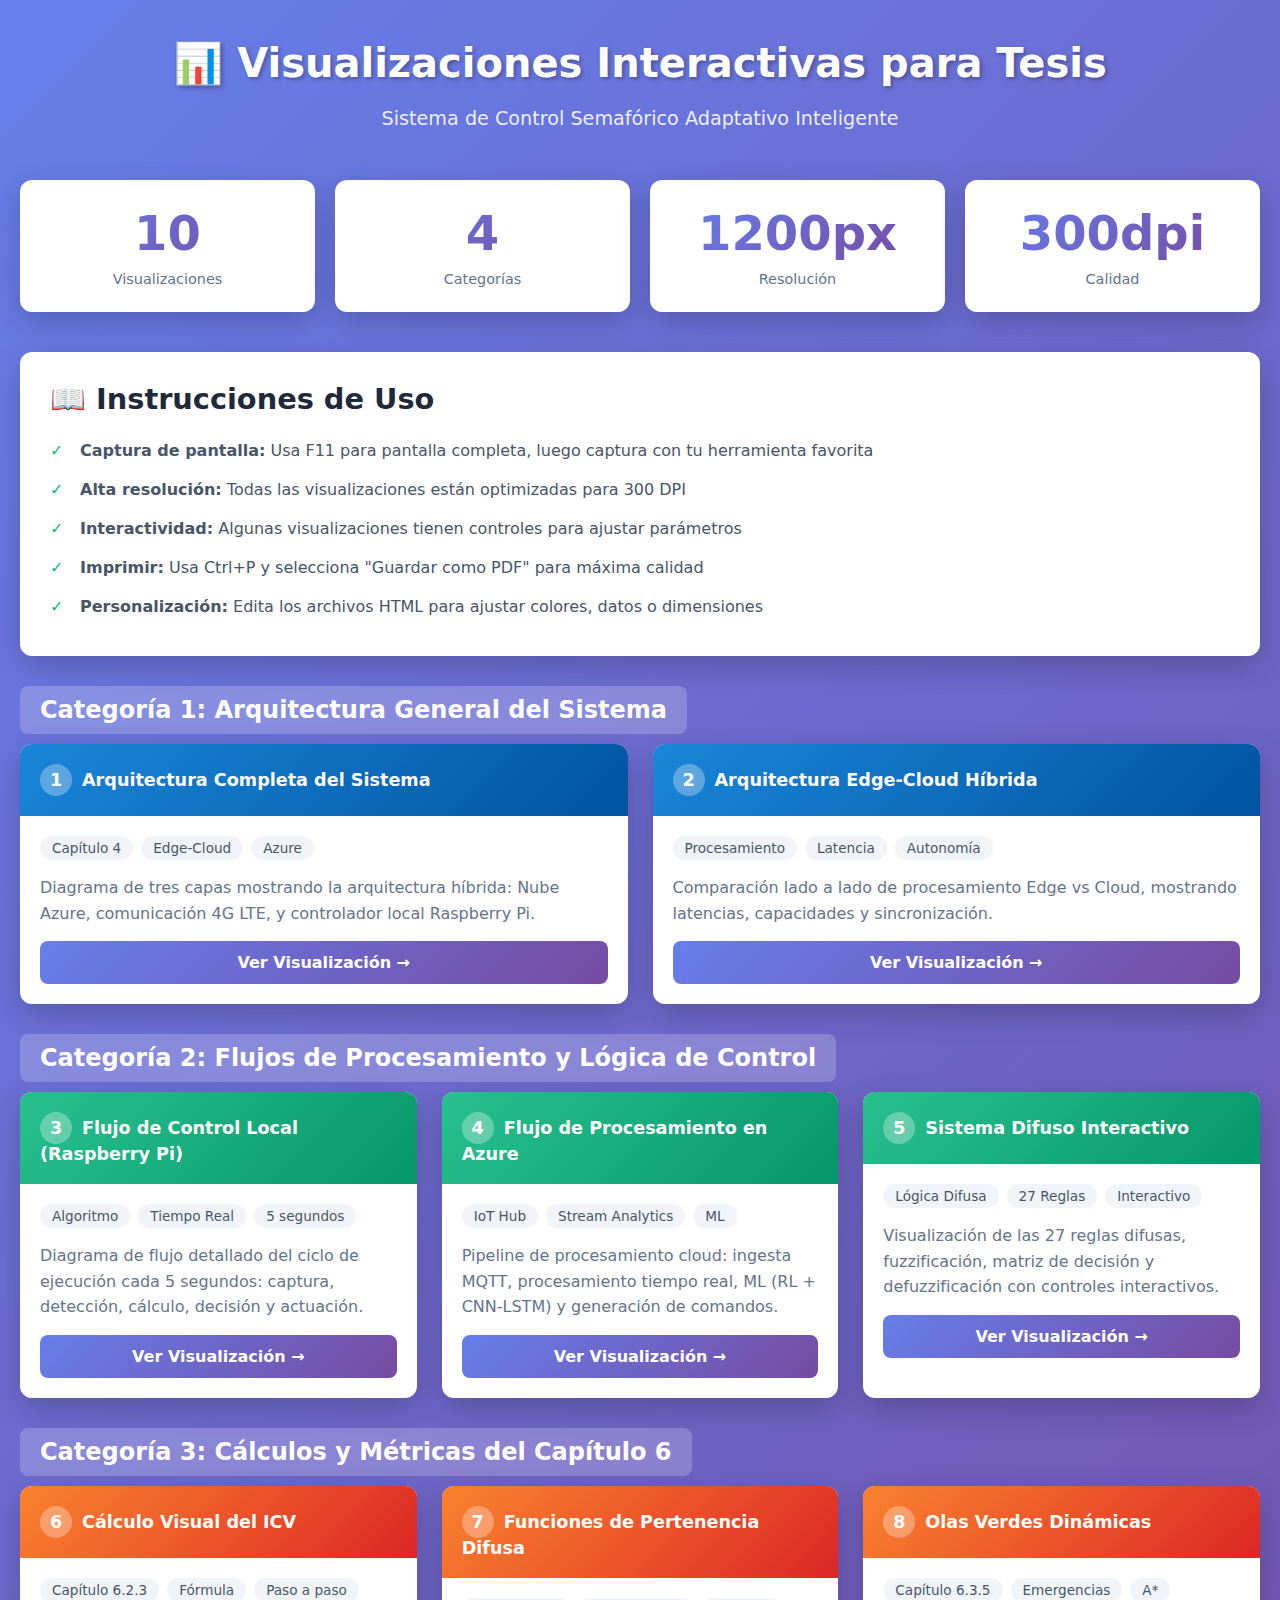
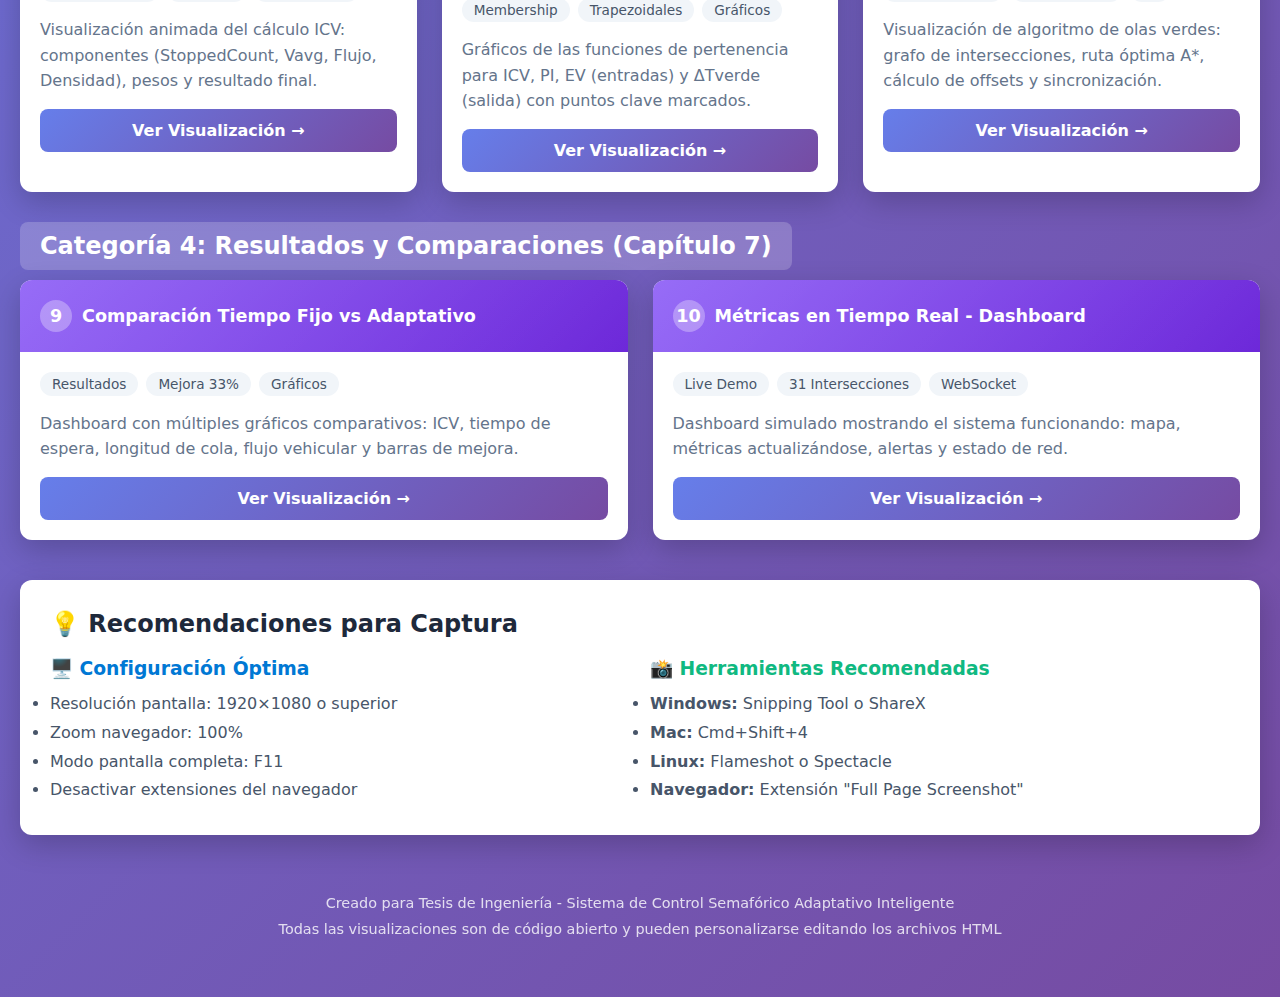
<file: visualizaciones-tesis/index.html>
<!DOCTYPE html>
<html lang="es">
<head>
    <meta charset="UTF-8">
    <meta name="viewport" content="width=device-width, initial-scale=1.0">
    <title>Visualizaciones para Tesis - Control Semafórico Adaptativo</title>
    <style>
        * {
            margin: 0;
            padding: 0;
            box-sizing: border-box;
        }

        body {
            font-family: 'Segoe UI', system-ui, -apple-system, sans-serif;
            background: linear-gradient(135deg, #667eea 0%, #764ba2 100%);
            min-height: 100vh;
            padding: 40px 20px;
        }

        .container {
            max-width: 1400px;
            margin: 0 auto;
        }

        h1 {
            color: white;
            text-align: center;
            margin-bottom: 20px;
            font-size: 2.5em;
            text-shadow: 2px 2px 4px rgba(0,0,0,0.3);
        }

        .subtitle {
            color: rgba(255,255,255,0.9);
            text-align: center;
            margin-bottom: 50px;
            font-size: 1.2em;
        }

        .grid {
            display: grid;
            grid-template-columns: repeat(auto-fit, minmax(350px, 1fr));
            gap: 25px;
        }

        .card {
            background: white;
            border-radius: 12px;
            overflow: hidden;
            box-shadow: 0 10px 30px rgba(0,0,0,0.2);
            transition: transform 0.3s ease, box-shadow 0.3s ease;
            cursor: pointer;
        }

        .card:hover {
            transform: translateY(-5px);
            box-shadow: 0 15px 40px rgba(0,0,0,0.3);
        }

        .card-header {
            padding: 20px;
            color: white;
            font-weight: 600;
            font-size: 1.1em;
            position: relative;
            overflow: hidden;
        }

        .card-header::before {
            content: '';
            position: absolute;
            top: 0;
            left: 0;
            right: 0;
            bottom: 0;
            background: linear-gradient(135deg, rgba(255,255,255,0.1) 0%, rgba(255,255,255,0) 100%);
            z-index: 0;
        }

        .card-header span {
            position: relative;
            z-index: 1;
        }

        .categoria-1 { background: linear-gradient(135deg, #0078D4, #0053A0); }
        .categoria-2 { background: linear-gradient(135deg, #10B981, #059669); }
        .categoria-3 { background: linear-gradient(135deg, #F97316, #DC2626); }
        .categoria-4 { background: linear-gradient(135deg, #8B5CF6, #6D28D9); }

        .card-body {
            padding: 20px;
        }

        .card-body p {
            color: #64748B;
            line-height: 1.6;
            margin-bottom: 15px;
        }

        .tags {
            display: flex;
            flex-wrap: wrap;
            gap: 8px;
            margin-bottom: 15px;
        }

        .tag {
            background: #F1F5F9;
            color: #475569;
            padding: 4px 12px;
            border-radius: 20px;
            font-size: 0.85em;
            font-weight: 500;
        }

        .btn {
            display: block;
            width: 100%;
            padding: 12px;
            background: linear-gradient(135deg, #667eea, #764ba2);
            color: white;
            text-decoration: none;
            text-align: center;
            border-radius: 8px;
            font-weight: 600;
            transition: opacity 0.3s ease;
        }

        .btn:hover {
            opacity: 0.9;
        }

        .numero {
            display: inline-block;
            width: 32px;
            height: 32px;
            background: rgba(255,255,255,0.3);
            border-radius: 50%;
            text-align: center;
            line-height: 32px;
            margin-right: 10px;
            font-weight: bold;
        }

        .instrucciones {
            background: white;
            border-radius: 12px;
            padding: 30px;
            margin-bottom: 40px;
            box-shadow: 0 10px 30px rgba(0,0,0,0.2);
        }

        .instrucciones h2 {
            color: #1E293B;
            margin-bottom: 15px;
            font-size: 1.8em;
        }

        .instrucciones ul {
            list-style: none;
            padding-left: 0;
        }

        .instrucciones li {
            padding: 10px 0;
            padding-left: 30px;
            position: relative;
            color: #475569;
        }

        .instrucciones li::before {
            content: "✓";
            position: absolute;
            left: 0;
            color: #10B981;
            font-weight: bold;
        }

        .stats {
            display: grid;
            grid-template-columns: repeat(4, 1fr);
            gap: 20px;
            margin-bottom: 40px;
        }

        .stat-card {
            background: white;
            padding: 25px;
            border-radius: 12px;
            text-align: center;
            box-shadow: 0 10px 30px rgba(0,0,0,0.2);
        }

        .stat-number {
            font-size: 3em;
            font-weight: bold;
            background: linear-gradient(135deg, #667eea, #764ba2);
            -webkit-background-clip: text;
            -webkit-text-fill-color: transparent;
            background-clip: text;
        }

        .stat-label {
            color: #64748B;
            margin-top: 10px;
            font-size: 0.9em;
        }

        @media (max-width: 768px) {
            .stats {
                grid-template-columns: repeat(2, 1fr);
            }
        }
    </style>
</head>
<body>
    <div class="container">
        <h1>📊 Visualizaciones Interactivas para Tesis</h1>
        <p class="subtitle">Sistema de Control Semafórico Adaptativo Inteligente</p>

        <div class="stats">
            <div class="stat-card">
                <div class="stat-number">10</div>
                <div class="stat-label">Visualizaciones</div>
            </div>
            <div class="stat-card">
                <div class="stat-number">4</div>
                <div class="stat-label">Categorías</div>
            </div>
            <div class="stat-card">
                <div class="stat-number">1200px</div>
                <div class="stat-label">Resolución</div>
            </div>
            <div class="stat-card">
                <div class="stat-number">300dpi</div>
                <div class="stat-label">Calidad</div>
            </div>
        </div>

        <div class="instrucciones">
            <h2>📖 Instrucciones de Uso</h2>
            <ul>
                <li><strong>Captura de pantalla:</strong> Usa F11 para pantalla completa, luego captura con tu herramienta favorita</li>
                <li><strong>Alta resolución:</strong> Todas las visualizaciones están optimizadas para 300 DPI</li>
                <li><strong>Interactividad:</strong> Algunas visualizaciones tienen controles para ajustar parámetros</li>
                <li><strong>Imprimir:</strong> Usa Ctrl+P y selecciona "Guardar como PDF" para máxima calidad</li>
                <li><strong>Personalización:</strong> Edita los archivos HTML para ajustar colores, datos o dimensiones</li>
            </ul>
        </div>

        <h2 style="color: white; margin-bottom: 20px; margin-top: 20px;">
            <span style="background: rgba(255,255,255,0.2); padding: 10px 20px; border-radius: 8px;">
                Categoría 1: Arquitectura General del Sistema
            </span>
        </h2>

        <div class="grid">
            <div class="card">
                <div class="card-header categoria-1">
                    <span><span class="numero">1</span>Arquitectura Completa del Sistema</span>
                </div>
                <div class="card-body">
                    <div class="tags">
                        <span class="tag">Capítulo 4</span>
                        <span class="tag">Edge-Cloud</span>
                        <span class="tag">Azure</span>
                    </div>
                    <p>Diagrama de tres capas mostrando la arquitectura híbrida: Nube Azure, comunicación 4G LTE, y controlador local Raspberry Pi.</p>
                    <a href="01_arquitectura_completa.html" class="btn">Ver Visualización →</a>
                </div>
            </div>

            <div class="card">
                <div class="card-header categoria-1">
                    <span><span class="numero">2</span>Arquitectura Edge-Cloud Híbrida</span>
                </div>
                <div class="card-body">
                    <div class="tags">
                        <span class="tag">Procesamiento</span>
                        <span class="tag">Latencia</span>
                        <span class="tag">Autonomía</span>
                    </div>
                    <p>Comparación lado a lado de procesamiento Edge vs Cloud, mostrando latencias, capacidades y sincronización.</p>
                    <a href="02_arquitectura_edge_cloud.html" class="btn">Ver Visualización →</a>
                </div>
            </div>
        </div>

        <h2 style="color: white; margin-bottom: 20px; margin-top: 40px;">
            <span style="background: rgba(255,255,255,0.2); padding: 10px 20px; border-radius: 8px;">
                Categoría 2: Flujos de Procesamiento y Lógica de Control
            </span>
        </h2>

        <div class="grid">
            <div class="card">
                <div class="card-header categoria-2">
                    <span><span class="numero">3</span>Flujo de Control Local (Raspberry Pi)</span>
                </div>
                <div class="card-body">
                    <div class="tags">
                        <span class="tag">Algoritmo</span>
                        <span class="tag">Tiempo Real</span>
                        <span class="tag">5 segundos</span>
                    </div>
                    <p>Diagrama de flujo detallado del ciclo de ejecución cada 5 segundos: captura, detección, cálculo, decisión y actuación.</p>
                    <a href="03_flujo_control_local.html" class="btn">Ver Visualización →</a>
                </div>
            </div>

            <div class="card">
                <div class="card-header categoria-2">
                    <span><span class="numero">4</span>Flujo de Procesamiento en Azure</span>
                </div>
                <div class="card-body">
                    <div class="tags">
                        <span class="tag">IoT Hub</span>
                        <span class="tag">Stream Analytics</span>
                        <span class="tag">ML</span>
                    </div>
                    <p>Pipeline de procesamiento cloud: ingesta MQTT, procesamiento tiempo real, ML (RL + CNN-LSTM) y generación de comandos.</p>
                    <a href="04_flujo_azure.html" class="btn">Ver Visualización →</a>
                </div>
            </div>

            <div class="card">
                <div class="card-header categoria-2">
                    <span><span class="numero">5</span>Sistema Difuso Interactivo</span>
                </div>
                <div class="card-body">
                    <div class="tags">
                        <span class="tag">Lógica Difusa</span>
                        <span class="tag">27 Reglas</span>
                        <span class="tag">Interactivo</span>
                    </div>
                    <p>Visualización de las 27 reglas difusas, fuzzificación, matriz de decisión y defuzzificación con controles interactivos.</p>
                    <a href="05_sistema_difuso_interactivo.html" class="btn">Ver Visualización →</a>
                </div>
            </div>
        </div>

        <h2 style="color: white; margin-bottom: 20px; margin-top: 40px;">
            <span style="background: rgba(255,255,255,0.2); padding: 10px 20px; border-radius: 8px;">
                Categoría 3: Cálculos y Métricas del Capítulo 6
            </span>
        </h2>

        <div class="grid">
            <div class="card">
                <div class="card-header categoria-3">
                    <span><span class="numero">6</span>Cálculo Visual del ICV</span>
                </div>
                <div class="card-body">
                    <div class="tags">
                        <span class="tag">Capítulo 6.2.3</span>
                        <span class="tag">Fórmula</span>
                        <span class="tag">Paso a paso</span>
                    </div>
                    <p>Visualización animada del cálculo ICV: componentes (StoppedCount, Vavg, Flujo, Densidad), pesos y resultado final.</p>
                    <a href="06_calculo_icv_visual.html" class="btn">Ver Visualización →</a>
                </div>
            </div>

            <div class="card">
                <div class="card-header categoria-3">
                    <span><span class="numero">7</span>Funciones de Pertenencia Difusa</span>
                </div>
                <div class="card-body">
                    <div class="tags">
                        <span class="tag">Membership</span>
                        <span class="tag">Trapezoidales</span>
                        <span class="tag">Gráficos</span>
                    </div>
                    <p>Gráficos de las funciones de pertenencia para ICV, PI, EV (entradas) y ΔTverde (salida) con puntos clave marcados.</p>
                    <a href="07_funciones_pertenencia.html" class="btn">Ver Visualización →</a>
                </div>
            </div>

            <div class="card">
                <div class="card-header categoria-3">
                    <span><span class="numero">8</span>Olas Verdes Dinámicas</span>
                </div>
                <div class="card-body">
                    <div class="tags">
                        <span class="tag">Capítulo 6.3.5</span>
                        <span class="tag">Emergencias</span>
                        <span class="tag">A*</span>
                    </div>
                    <p>Visualización de algoritmo de olas verdes: grafo de intersecciones, ruta óptima A*, cálculo de offsets y sincronización.</p>
                    <a href="08_olas_verdes.html" class="btn">Ver Visualización →</a>
                </div>
            </div>
        </div>

        <h2 style="color: white; margin-bottom: 20px; margin-top: 40px;">
            <span style="background: rgba(255,255,255,0.2); padding: 10px 20px; border-radius: 8px;">
                Categoría 4: Resultados y Comparaciones (Capítulo 7)
            </span>
        </h2>

        <div class="grid">
            <div class="card">
                <div class="card-header categoria-4">
                    <span><span class="numero">9</span>Comparación Tiempo Fijo vs Adaptativo</span>
                </div>
                <div class="card-body">
                    <div class="tags">
                        <span class="tag">Resultados</span>
                        <span class="tag">Mejora 33%</span>
                        <span class="tag">Gráficos</span>
                    </div>
                    <p>Dashboard con múltiples gráficos comparativos: ICV, tiempo de espera, longitud de cola, flujo vehicular y barras de mejora.</p>
                    <a href="09_comparacion_controladores.html" class="btn">Ver Visualización →</a>
                </div>
            </div>

            <div class="card">
                <div class="card-header categoria-4">
                    <span><span class="numero">10</span>Métricas en Tiempo Real - Dashboard</span>
                </div>
                <div class="card-body">
                    <div class="tags">
                        <span class="tag">Live Demo</span>
                        <span class="tag">31 Intersecciones</span>
                        <span class="tag">WebSocket</span>
                    </div>
                    <p>Dashboard simulado mostrando el sistema funcionando: mapa, métricas actualizándose, alertas y estado de red.</p>
                    <a href="10_dashboard_tiempo_real.html" class="btn">Ver Visualización →</a>
                </div>
            </div>
        </div>

        <div style="background: white; border-radius: 12px; padding: 30px; margin-top: 40px; box-shadow: 0 10px 30px rgba(0,0,0,0.2);">
            <h2 style="color: #1E293B; margin-bottom: 20px;">💡 Recomendaciones para Captura</h2>
            <div style="display: grid; grid-template-columns: 1fr 1fr; gap: 20px;">
                <div>
                    <h3 style="color: #0078D4; margin-bottom: 10px;">🖥️ Configuración Óptima</h3>
                    <ul style="color: #475569; line-height: 1.8;">
                        <li>Resolución pantalla: 1920×1080 o superior</li>
                        <li>Zoom navegador: 100%</li>
                        <li>Modo pantalla completa: F11</li>
                        <li>Desactivar extensiones del navegador</li>
                    </ul>
                </div>
                <div>
                    <h3 style="color: #10B981; margin-bottom: 10px;">📸 Herramientas Recomendadas</h3>
                    <ul style="color: #475569; line-height: 1.8;">
                        <li><strong>Windows:</strong> Snipping Tool o ShareX</li>
                        <li><strong>Mac:</strong> Cmd+Shift+4</li>
                        <li><strong>Linux:</strong> Flameshot o Spectacle</li>
                        <li><strong>Navegador:</strong> Extensión "Full Page Screenshot"</li>
                    </ul>
                </div>
            </div>
        </div>

        <div style="text-align: center; color: white; margin-top: 40px; padding: 20px;">
            <p style="font-size: 0.9em; opacity: 0.8;">
                Creado para Tesis de Ingeniería - Sistema de Control Semafórico Adaptativo Inteligente
            </p>
            <p style="font-size: 0.9em; opacity: 0.8; margin-top: 10px;">
                Todas las visualizaciones son de código abierto y pueden personalizarse editando los archivos HTML
            </p>
        </div>
    </div>
</body>
</html>
</file>
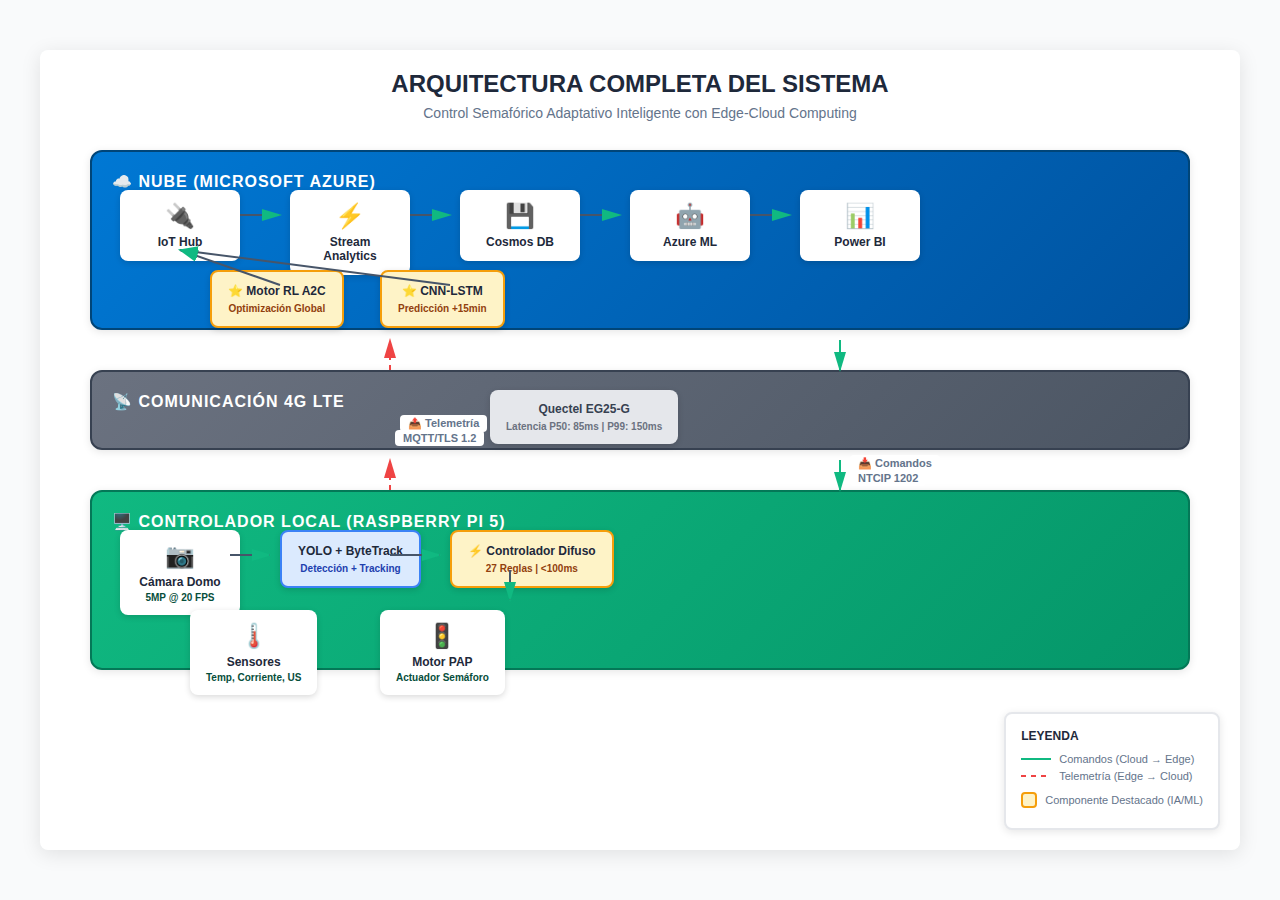
<file: visualizaciones-tesis/01_arquitectura_completa.html>
<!DOCTYPE html>
<html lang="es">
<head>
    <meta charset="UTF-8">
    <meta name="viewport" content="width=device-width, initial-scale=1.0">
    <title>Arquitectura Completa del Sistema - Control Semafórico Adaptativo</title>
    <style>
        * {
            margin: 0;
            padding: 0;
            box-sizing: border-box;
        }

        body {
            font-family: 'Segoe UI', Arial, sans-serif;
            background: #F9FAFB;
            padding: 20px;
            display: flex;
            justify-content: center;
            align-items: center;
            min-height: 100vh;
        }

        .container {
            width: 1200px;
            height: 800px;
            background: white;
            border-radius: 8px;
            box-shadow: 0 4px 20px rgba(0,0,0,0.1);
            position: relative;
            overflow: hidden;
        }

        .title {
            position: absolute;
            top: 20px;
            left: 50%;
            transform: translateX(-50%);
            font-size: 24px;
            font-weight: 700;
            color: #1E293B;
            text-align: center;
            z-index: 100;
        }

        .subtitle {
            position: absolute;
            top: 55px;
            left: 50%;
            transform: translateX(-50%);
            font-size: 14px;
            color: #64748B;
            text-align: center;
            z-index: 100;
        }

        /* Capas */
        .layer {
            position: absolute;
            left: 50px;
            right: 50px;
            height: 180px;
            border-radius: 12px;
            padding: 20px;
            box-shadow: 0 2px 8px rgba(0,0,0,0.1);
        }

        .layer-cloud {
            top: 100px;
            background: linear-gradient(135deg, #0078D4 0%, #0053A0 100%);
            border: 2px solid #004578;
        }

        .layer-communication {
            top: 320px;
            background: linear-gradient(135deg, #6B7280 0%, #4B5563 100%);
            border: 2px solid #374151;
            height: 80px;
        }

        .layer-local {
            top: 440px;
            background: linear-gradient(135deg, #10B981 0%, #059669 100%);
            border: 2px solid #047857;
        }

        .layer-title {
            color: white;
            font-size: 16px;
            font-weight: 700;
            margin-bottom: 15px;
            text-transform: uppercase;
            letter-spacing: 1px;
        }

        /* Componentes */
        .component {
            position: absolute;
            background: white;
            border-radius: 8px;
            padding: 12px 16px;
            box-shadow: 0 2px 6px rgba(0,0,0,0.15);
            font-size: 12px;
            font-weight: 600;
            color: #1E293B;
            text-align: center;
            min-width: 120px;
            transition: transform 0.2s ease;
        }

        .component:hover {
            transform: scale(1.05);
            box-shadow: 0 4px 12px rgba(0,0,0,0.2);
        }

        .component-icon {
            font-size: 24px;
            margin-bottom: 5px;
        }

        /* Componentes Cloud */
        .comp-iot-hub { top: 140px; left: 80px; }
        .comp-stream { top: 140px; left: 250px; }
        .comp-cosmos { top: 140px; left: 420px; }
        .comp-ml { top: 140px; left: 590px; }
        .comp-rl { top: 220px; left: 170px; background: #FEF3C7; border: 2px solid #F59E0B; }
        .comp-cnn { top: 220px; left: 340px; background: #FEF3C7; border: 2px solid #F59E0B; }
        .comp-powerbi { top: 140px; left: 760px; }

        /* Componente Communication */
        .comp-4g { top: 340px; left: 450px; background: #E5E7EB; }

        /* Componentes Local */
        .comp-camera { top: 480px; left: 80px; }
        .comp-yolo { top: 480px; left: 240px; background: #DBEAFE; border: 2px solid #3B82F6; }
        .comp-fuzzy { top: 480px; left: 410px; background: #FEF3C7; border: 2px solid #F59E0B; }
        .comp-sensors { top: 560px; left: 150px; }
        .comp-actuator { top: 560px; left: 340px; }

        /* Flechas */
        .arrow {
            position: absolute;
            stroke: #475569;
            stroke-width: 2;
            fill: none;
            pointer-events: none;
        }

        .arrow-up {
            stroke: #EF4444;
            stroke-dasharray: 5, 5;
            animation: dash 20s linear infinite;
        }

        .arrow-down {
            stroke: #10B981;
        }

        @keyframes dash {
            to {
                stroke-dashoffset: -100;
            }
        }

        .arrow-label {
            position: absolute;
            font-size: 11px;
            color: #64748B;
            background: white;
            padding: 2px 8px;
            border-radius: 4px;
            font-weight: 600;
        }

        /* Leyenda */
        .legend {
            position: absolute;
            bottom: 20px;
            right: 20px;
            background: white;
            border: 2px solid #E5E7EB;
            border-radius: 8px;
            padding: 15px;
            box-shadow: 0 2px 8px rgba(0,0,0,0.1);
        }

        .legend-title {
            font-size: 12px;
            font-weight: 700;
            color: #1E293B;
            margin-bottom: 10px;
        }

        .legend-item {
            display: flex;
            align-items: center;
            margin-bottom: 5px;
            font-size: 11px;
            color: #64748B;
        }

        .legend-line {
            width: 30px;
            height: 2px;
            margin-right: 8px;
        }

        .legend-solid { background: #10B981; }
        .legend-dashed { background: linear-gradient(to right, #EF4444 50%, transparent 50%); background-size: 10px 2px; }

        .badge {
            position: absolute;
            top: -8px;
            right: -8px;
            background: #EF4444;
            color: white;
            border-radius: 50%;
            width: 20px;
            height: 20px;
            display: flex;
            align-items: center;
            justify-content: center;
            font-size: 10px;
            font-weight: bold;
        }
    </style>
</head>
<body>
    <div class="container">
        <div class="title">ARQUITECTURA COMPLETA DEL SISTEMA</div>
        <div class="subtitle">Control Semafórico Adaptativo Inteligente con Edge-Cloud Computing</div>

        <!-- CAPA CLOUD -->
        <div class="layer layer-cloud">
            <div class="layer-title">☁️ NUBE (Microsoft Azure)</div>
        </div>

        <div class="component comp-iot-hub">
            <div class="component-icon">🔌</div>
            <div>IoT Hub</div>
        </div>

        <div class="component comp-stream">
            <div class="component-icon">⚡</div>
            <div>Stream<br>Analytics</div>
        </div>

        <div class="component comp-cosmos">
            <div class="component-icon">💾</div>
            <div>Cosmos DB</div>
        </div>

        <div class="component comp-ml">
            <div class="component-icon">🤖</div>
            <div>Azure ML</div>
        </div>

        <div class="component comp-rl">
            <div>⭐ Motor RL A2C</div>
            <div style="font-size: 10px; color: #92400E; margin-top: 5px;">Optimización Global</div>
        </div>

        <div class="component comp-cnn">
            <div>⭐ CNN-LSTM</div>
            <div style="font-size: 10px; color: #92400E; margin-top: 5px;">Predicción +15min</div>
        </div>

        <div class="component comp-powerbi">
            <div class="component-icon">📊</div>
            <div>Power BI</div>
        </div>

        <!-- CAPA COMUNICACIÓN -->
        <div class="layer layer-communication">
            <div class="layer-title">📡 COMUNICACIÓN 4G LTE</div>
        </div>

        <div class="component comp-4g">
            <div style="font-weight: 700; color: #374151;">Quectel EG25-G</div>
            <div style="font-size: 10px; color: #6B7280; margin-top: 5px;">Latencia P50: 85ms | P99: 150ms</div>
        </div>

        <!-- CAPA LOCAL -->
        <div class="layer layer-local">
            <div class="layer-title">🖥️ CONTROLADOR LOCAL (Raspberry Pi 5)</div>
        </div>

        <div class="component comp-camera">
            <div class="component-icon">📷</div>
            <div>Cámara Domo</div>
            <div style="font-size: 10px; color: #064E3B; margin-top: 3px;">5MP @ 20 FPS</div>
        </div>

        <div class="component comp-yolo">
            <div>YOLO + ByteTrack</div>
            <div style="font-size: 10px; color: #1E40AF; margin-top: 5px;">Detección + Tracking</div>
        </div>

        <div class="component comp-fuzzy">
            <div>⚡ Controlador Difuso</div>
            <div style="font-size: 10px; color: #92400E; margin-top: 5px;">27 Reglas | <100ms</div>
        </div>

        <div class="component comp-sensors">
            <div class="component-icon">🌡️</div>
            <div>Sensores</div>
            <div style="font-size: 10px; color: #064E3B; margin-top: 3px;">Temp, Corriente, US</div>
        </div>

        <div class="component comp-actuator">
            <div class="component-icon">🚦</div>
            <div>Motor PAP</div>
            <div style="font-size: 10px; color: #064E3B; margin-top: 3px;">Actuador Semáforo</div>
        </div>

        <!-- FLECHAS -->
        <svg width="1200" height="800" style="position: absolute; top: 0; left: 0; pointer-events: none;">
            <!-- Flecha Local → Comunicación (Telemetría UP) -->
            <defs>
                <marker id="arrowhead-up" markerWidth="10" markerHeight="10" refX="9" refY="3" orient="auto">
                    <polygon points="0 0, 10 3, 0 6" fill="#EF4444" />
                </marker>
                <marker id="arrowhead-down" markerWidth="10" markerHeight="10" refX="9" refY="3" orient="auto">
                    <polygon points="0 0, 10 3, 0 6" fill="#10B981" />
                </marker>
            </defs>

            <!-- Telemetría UP: Local → Cloud -->
            <path d="M 350 440 L 350 410" class="arrow arrow-up" marker-end="url(#arrowhead-up)"/>
            <path d="M 350 320 L 350 290" class="arrow arrow-up" marker-end="url(#arrowhead-up)"/>

            <!-- Comandos DOWN: Cloud → Local -->
            <path d="M 800 290 L 800 320" class="arrow arrow-down" marker-end="url(#arrowhead-down)"/>
            <path d="M 800 410 L 800 440" class="arrow arrow-down" marker-end="url(#arrowhead-down)"/>

            <!-- Flujo interno Cloud -->
            <path d="M 200 165 L 240 165" class="arrow" marker-end="url(#arrowhead-down)"/>
            <path d="M 370 165 L 410 165" class="arrow" marker-end="url(#arrowhead-down)"/>
            <path d="M 540 165 L 580 165" class="arrow" marker-end="url(#arrowhead-down)"/>
            <path d="M 710 165 L 750 165" class="arrow" marker-end="url(#arrowhead-down)"/>

            <!-- Flujo RL/CNN → IoT Hub -->
            <path d="M 240 235 L 140 200" class="arrow" marker-end="url(#arrowhead-down)"/>
            <path d="M 410 235 L 140 200" class="arrow" marker-end="url(#arrowhead-down)"/>

            <!-- Flujo interno Local -->
            <path d="M 190 505 L 230 505" class="arrow" marker-end="url(#arrowhead-down)"/>
            <path d="M 350 505 L 400 505" class="arrow" marker-end="url(#arrowhead-down)"/>
            <path d="M 470 520 L 470 550" class="arrow" marker-end="url(#arrowhead-down)"/>
        </svg>

        <!-- ETIQUETAS DE FLECHAS -->
        <div class="arrow-label" style="top: 365px; left: 360px;">📤 Telemetría</div>
        <div class="arrow-label" style="top: 365px; left: 355px; top: 380px;">MQTT/TLS 1.2</div>
        <div class="arrow-label" style="top: 405px; left: 810px;">📥 Comandos</div>
        <div class="arrow-label" style="top: 405px; left: 810px; top: 420px;">NTCIP 1202</div>

        <!-- LEYENDA -->
        <div class="legend">
            <div class="legend-title">LEYENDA</div>
            <div class="legend-item">
                <div class="legend-line legend-solid"></div>
                <div>Comandos (Cloud → Edge)</div>
            </div>
            <div class="legend-item">
                <div class="legend-line legend-dashed"></div>
                <div>Telemetría (Edge → Cloud)</div>
            </div>
            <div class="legend-item" style="margin-top: 10px;">
                <div style="width: 16px; height: 16px; background: #FEF3C7; border: 2px solid #F59E0B; border-radius: 4px; margin-right: 8px;"></div>
                <div>Componente Destacado (IA/ML)</div>
            </div>
        </div>

        <!-- Indicador de capas -->
        <div style="position: absolute; left: 15px; top: 170px; writing-mode: vertical-rl; transform: rotate(180deg); color: rgba(255,255,255,0.8); font-size: 12px; font-weight: 700;">OPTIMIZACIÓN GLOBAL</div>
        <div style="position: absolute; left: 15px; top: 505px; writing-mode: vertical-rl; transform: rotate(180deg); color: rgba(255,255,255,0.8); font-size: 12px; font-weight: 700;">CONTROL AUTÓNOMO</div>
    </div>

    <script>
        // Animación de pulso en componentes destacados
        const destacados = document.querySelectorAll('.comp-rl, .comp-cnn, .comp-fuzzy');
        destacados.forEach(comp => {
            setInterval(() => {
                comp.style.boxShadow = '0 0 20px rgba(245, 158, 11, 0.5)';
                setTimeout(() => {
                    comp.style.boxShadow = '0 2px 6px rgba(0,0,0,0.15)';
                }, 500);
            }, 2000);
        });
    </script>
</body>
</html>
</file>
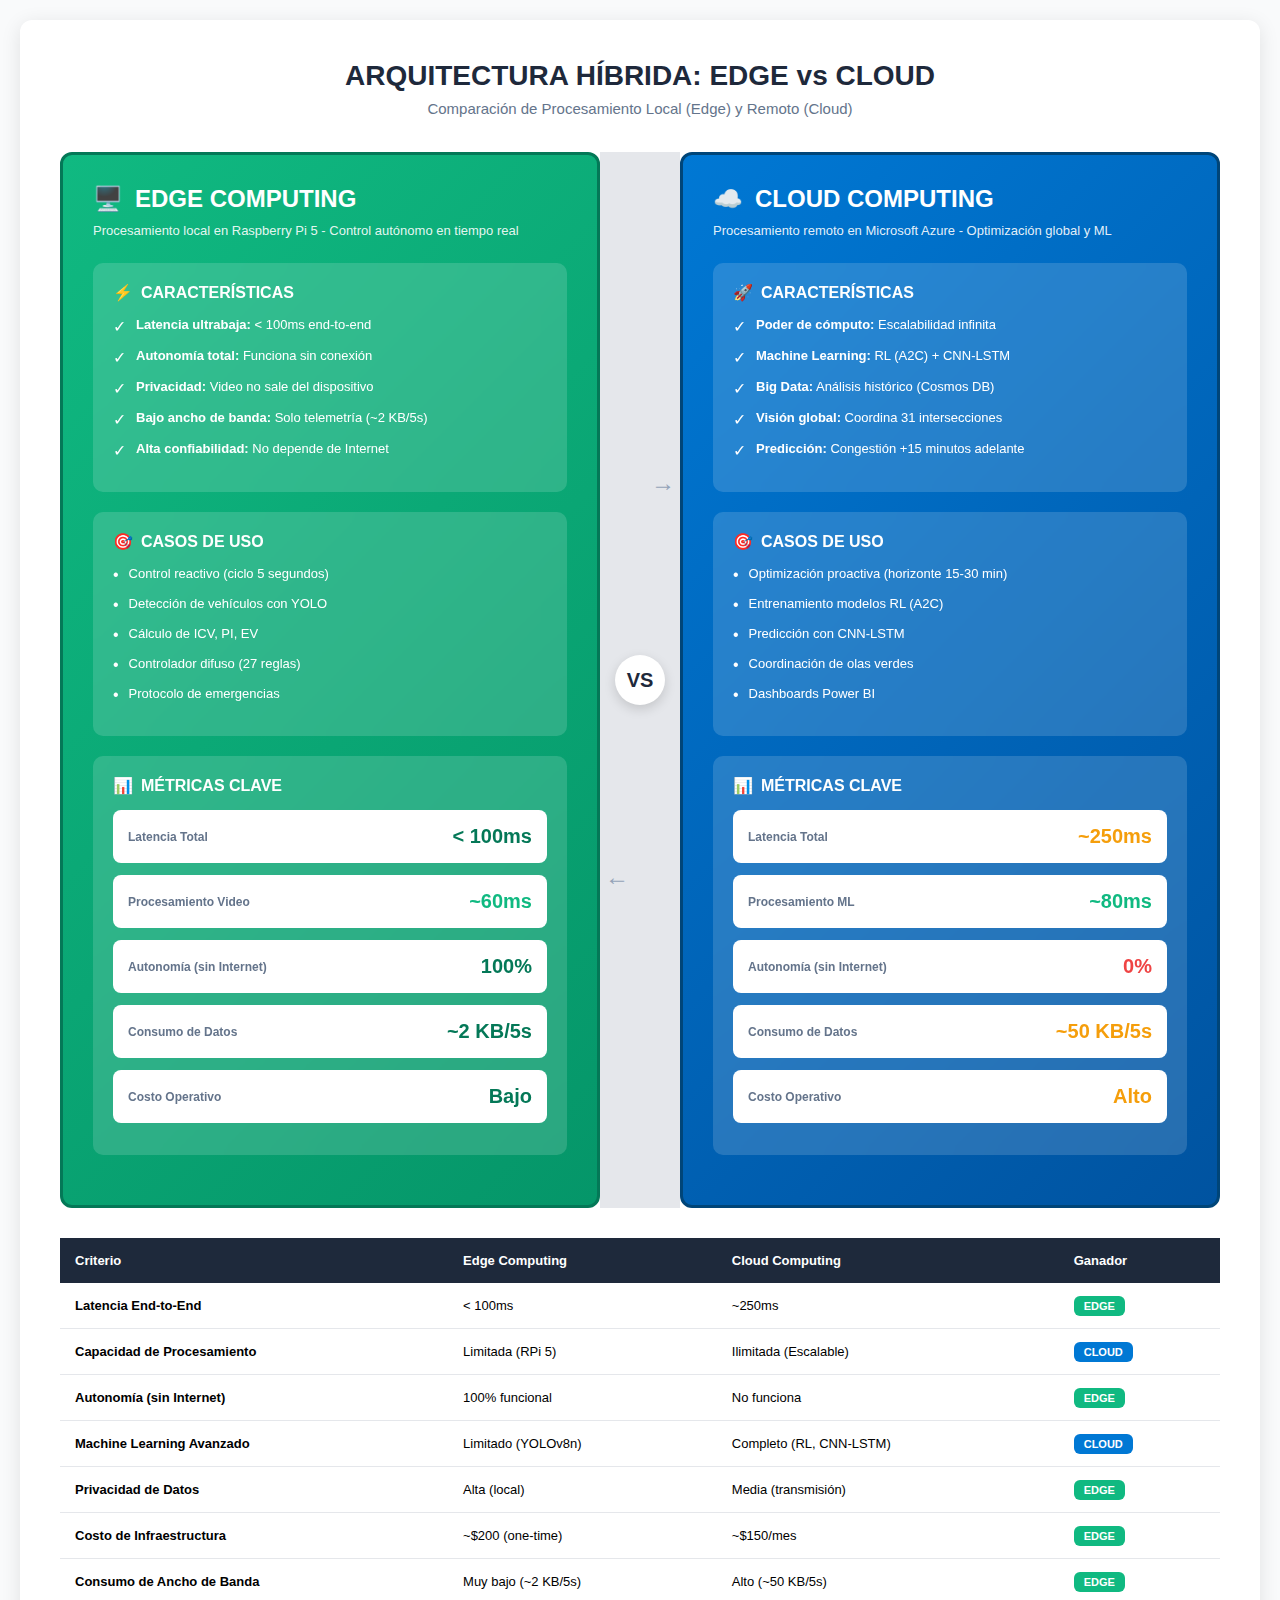
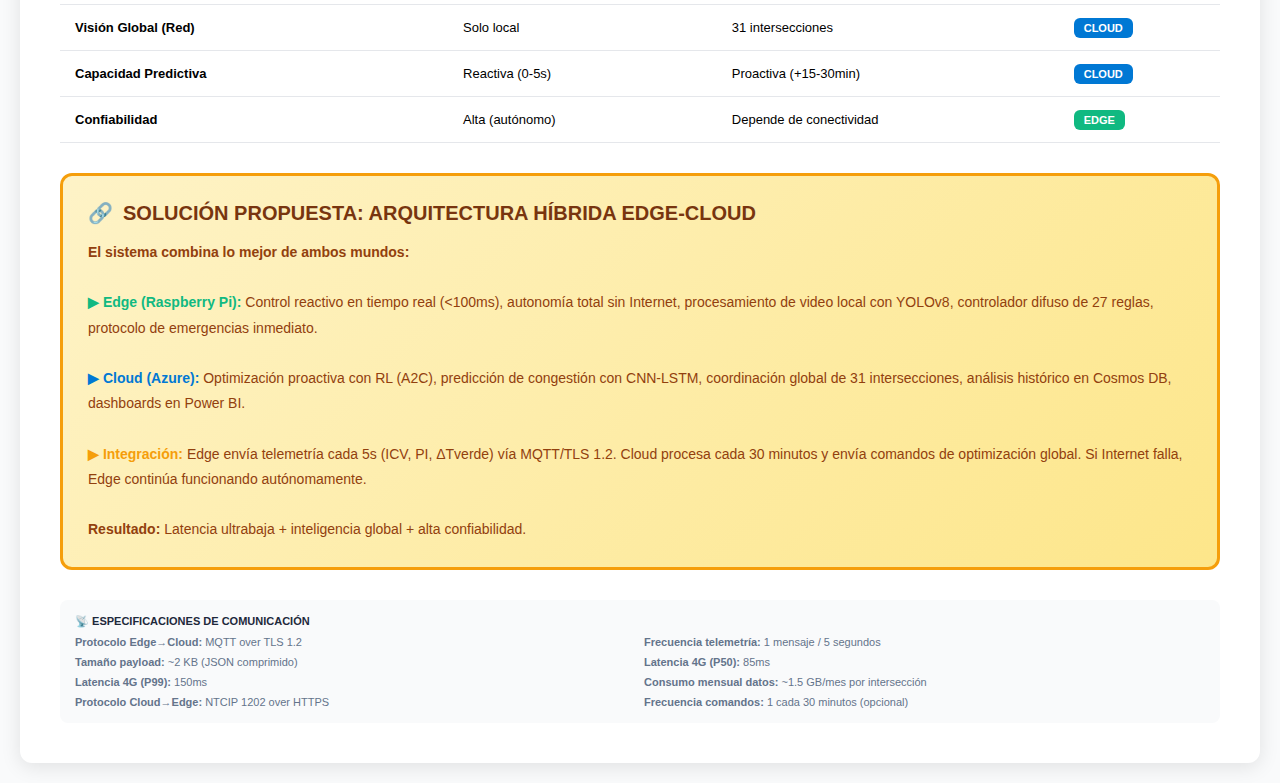
<file: visualizaciones-tesis/02_arquitectura_edge_cloud.html>
<!DOCTYPE html>
<html lang="es">
<head>
    <meta charset="UTF-8">
    <meta name="viewport" content="width=device-width, initial-scale=1.0">
    <title>Comparación: Procesamiento Edge vs Cloud</title>
    <style>
        * {
            margin: 0;
            padding: 0;
            box-sizing: border-box;
        }

        body {
            font-family: 'Segoe UI', Arial, sans-serif;
            background: #F9FAFB;
            padding: 20px;
            display: flex;
            justify-content: center;
            align-items: center;
            min-height: 100vh;
        }

        .container {
            width: 1400px;
            background: white;
            border-radius: 12px;
            box-shadow: 0 4px 20px rgba(0,0,0,0.1);
            padding: 40px;
        }

        .header {
            text-align: center;
            margin-bottom: 35px;
        }

        .title {
            font-size: 28px;
            font-weight: 700;
            color: #1E293B;
            margin-bottom: 8px;
        }

        .subtitle {
            font-size: 15px;
            color: #64748B;
        }

        .comparison-container {
            display: grid;
            grid-template-columns: 1fr 80px 1fr;
            gap: 0;
            margin-bottom: 30px;
        }

        .side {
            padding: 30px;
            border-radius: 12px;
            min-height: 700px;
            position: relative;
        }

        .side-edge {
            background: linear-gradient(135deg, #10B981 0%, #059669 100%);
            border: 3px solid #047857;
        }

        .side-cloud {
            background: linear-gradient(135deg, #0078D4 0%, #0053A0 100%);
            border: 3px solid #004578;
        }

        .side-title {
            font-size: 24px;
            font-weight: 700;
            color: white;
            margin-bottom: 10px;
            display: flex;
            align-items: center;
            gap: 12px;
        }

        .side-subtitle {
            color: rgba(255, 255, 255, 0.9);
            font-size: 13px;
            margin-bottom: 25px;
        }

        .divider {
            display: flex;
            flex-direction: column;
            align-items: center;
            justify-content: center;
            background: #E5E7EB;
            position: relative;
        }

        .vs-badge {
            background: white;
            color: #1E293B;
            font-size: 20px;
            font-weight: 700;
            width: 50px;
            height: 50px;
            border-radius: 50%;
            display: flex;
            align-items: center;
            justify-content: center;
            box-shadow: 0 4px 12px rgba(0,0,0,0.15);
            z-index: 10;
        }

        .arrow-exchange {
            position: absolute;
            font-size: 24px;
            color: #94A3B8;
        }

        .arrow-right {
            top: 30%;
            right: 5px;
        }

        .arrow-left {
            bottom: 30%;
            left: 5px;
        }

        .section {
            background: rgba(255, 255, 255, 0.15);
            border-radius: 10px;
            padding: 20px;
            margin-bottom: 20px;
            backdrop-filter: blur(10px);
        }

        .section-title {
            font-size: 16px;
            font-weight: 700;
            color: white;
            margin-bottom: 15px;
            display: flex;
            align-items: center;
            gap: 8px;
        }

        .feature-list {
            list-style: none;
        }

        .feature-item {
            display: flex;
            align-items: flex-start;
            gap: 10px;
            margin-bottom: 12px;
            color: white;
            font-size: 13px;
        }

        .feature-icon {
            flex-shrink: 0;
            font-size: 16px;
        }

        .metric-box {
            background: white;
            border-radius: 8px;
            padding: 15px;
            margin-bottom: 12px;
            display: flex;
            justify-content: space-between;
            align-items: center;
        }

        .metric-label {
            font-size: 12px;
            color: #64748B;
            font-weight: 600;
        }

        .metric-value {
            font-size: 20px;
            font-weight: 700;
            color: #1E293B;
        }

        .metric-value.good {
            color: #10B981;
        }

        .metric-value.excellent {
            color: #047857;
        }

        .metric-value.moderate {
            color: #F59E0B;
        }

        .metric-value.poor {
            color: #EF4444;
        }

        .comparison-table {
            width: 100%;
            border-collapse: collapse;
            margin-top: 30px;
            font-size: 13px;
        }

        .comparison-table thead {
            background: #1E293B;
            color: white;
        }

        .comparison-table th {
            padding: 15px;
            text-align: left;
            font-weight: 600;
        }

        .comparison-table td {
            padding: 15px;
            border-bottom: 1px solid #E5E7EB;
        }

        .comparison-table tr:hover {
            background: #F9FAFB;
        }

        .badge-edge {
            background: #10B981;
            color: white;
            padding: 4px 10px;
            border-radius: 6px;
            font-weight: 700;
            font-size: 11px;
        }

        .badge-cloud {
            background: #0078D4;
            color: white;
            padding: 4px 10px;
            border-radius: 6px;
            font-weight: 700;
            font-size: 11px;
        }

        .hybrid-box {
            background: linear-gradient(135deg, #FEF3C7 0%, #FDE68A 100%);
            border: 3px solid #F59E0B;
            border-radius: 12px;
            padding: 25px;
            margin-top: 30px;
        }

        .hybrid-title {
            font-size: 20px;
            font-weight: 700;
            color: #78350F;
            margin-bottom: 15px;
            display: flex;
            align-items: center;
            gap: 10px;
        }

        .hybrid-content {
            font-size: 14px;
            color: #92400E;
            line-height: 1.8;
        }

        @media print {
            body {
                background: white;
                padding: 0;
            }
            .container {
                box-shadow: none;
            }
        }
    </style>
</head>
<body>
    <div class="container">
        <div class="header">
            <div class="title">ARQUITECTURA HÍBRIDA: EDGE vs CLOUD</div>
            <div class="subtitle">Comparación de Procesamiento Local (Edge) y Remoto (Cloud)</div>
        </div>

        <div class="comparison-container">
            <!-- EDGE SIDE -->
            <div class="side side-edge">
                <div class="side-title">
                    <span>🖥️</span>
                    <span>EDGE COMPUTING</span>
                </div>
                <div class="side-subtitle">
                    Procesamiento local en Raspberry Pi 5 - Control autónomo en tiempo real
                </div>

                <div class="section">
                    <div class="section-title">
                        <span>⚡</span>
                        <span>CARACTERÍSTICAS</span>
                    </div>
                    <ul class="feature-list">
                        <li class="feature-item">
                            <span class="feature-icon">✓</span>
                            <span><strong>Latencia ultrabaja:</strong> &lt; 100ms end-to-end</span>
                        </li>
                        <li class="feature-item">
                            <span class="feature-icon">✓</span>
                            <span><strong>Autonomía total:</strong> Funciona sin conexión</span>
                        </li>
                        <li class="feature-item">
                            <span class="feature-icon">✓</span>
                            <span><strong>Privacidad:</strong> Video no sale del dispositivo</span>
                        </li>
                        <li class="feature-item">
                            <span class="feature-icon">✓</span>
                            <span><strong>Bajo ancho de banda:</strong> Solo telemetría (~2 KB/5s)</span>
                        </li>
                        <li class="feature-item">
                            <span class="feature-icon">✓</span>
                            <span><strong>Alta confiabilidad:</strong> No depende de Internet</span>
                        </li>
                    </ul>
                </div>

                <div class="section">
                    <div class="section-title">
                        <span>🎯</span>
                        <span>CASOS DE USO</span>
                    </div>
                    <ul class="feature-list">
                        <li class="feature-item">
                            <span class="feature-icon">•</span>
                            <span>Control reactivo (ciclo 5 segundos)</span>
                        </li>
                        <li class="feature-item">
                            <span class="feature-icon">•</span>
                            <span>Detección de vehículos con YOLO</span>
                        </li>
                        <li class="feature-item">
                            <span class="feature-icon">•</span>
                            <span>Cálculo de ICV, PI, EV</span>
                        </li>
                        <li class="feature-item">
                            <span class="feature-icon">•</span>
                            <span>Controlador difuso (27 reglas)</span>
                        </li>
                        <li class="feature-item">
                            <span class="feature-icon">•</span>
                            <span>Protocolo de emergencias</span>
                        </li>
                    </ul>
                </div>

                <div class="section">
                    <div class="section-title">
                        <span>📊</span>
                        <span>MÉTRICAS CLAVE</span>
                    </div>
                    <div class="metric-box">
                        <div class="metric-label">Latencia Total</div>
                        <div class="metric-value excellent">&lt; 100ms</div>
                    </div>
                    <div class="metric-box">
                        <div class="metric-label">Procesamiento Video</div>
                        <div class="metric-value good">~60ms</div>
                    </div>
                    <div class="metric-box">
                        <div class="metric-label">Autonomía (sin Internet)</div>
                        <div class="metric-value excellent">100%</div>
                    </div>
                    <div class="metric-box">
                        <div class="metric-label">Consumo de Datos</div>
                        <div class="metric-value excellent">~2 KB/5s</div>
                    </div>
                    <div class="metric-box">
                        <div class="metric-label">Costo Operativo</div>
                        <div class="metric-value excellent">Bajo</div>
                    </div>
                </div>
            </div>

            <!-- DIVIDER -->
            <div class="divider">
                <div class="arrow-exchange arrow-right">→</div>
                <div class="vs-badge">VS</div>
                <div class="arrow-exchange arrow-left">←</div>
            </div>

            <!-- CLOUD SIDE -->
            <div class="side side-cloud">
                <div class="side-title">
                    <span>☁️</span>
                    <span>CLOUD COMPUTING</span>
                </div>
                <div class="side-subtitle">
                    Procesamiento remoto en Microsoft Azure - Optimización global y ML
                </div>

                <div class="section">
                    <div class="section-title">
                        <span>🚀</span>
                        <span>CARACTERÍSTICAS</span>
                    </div>
                    <ul class="feature-list">
                        <li class="feature-item">
                            <span class="feature-icon">✓</span>
                            <span><strong>Poder de cómputo:</strong> Escalabilidad infinita</span>
                        </li>
                        <li class="feature-item">
                            <span class="feature-icon">✓</span>
                            <span><strong>Machine Learning:</strong> RL (A2C) + CNN-LSTM</span>
                        </li>
                        <li class="feature-item">
                            <span class="feature-icon">✓</span>
                            <span><strong>Big Data:</strong> Análisis histórico (Cosmos DB)</span>
                        </li>
                        <li class="feature-item">
                            <span class="feature-icon">✓</span>
                            <span><strong>Visión global:</strong> Coordina 31 intersecciones</span>
                        </li>
                        <li class="feature-item">
                            <span class="feature-icon">✓</span>
                            <span><strong>Predicción:</strong> Congestión +15 minutos adelante</span>
                        </li>
                    </ul>
                </div>

                <div class="section">
                    <div class="section-title">
                        <span>🎯</span>
                        <span>CASOS DE USO</span>
                    </div>
                    <ul class="feature-list">
                        <li class="feature-item">
                            <span class="feature-icon">•</span>
                            <span>Optimización proactiva (horizonte 15-30 min)</span>
                        </li>
                        <li class="feature-item">
                            <span class="feature-icon">•</span>
                            <span>Entrenamiento modelos RL (A2C)</span>
                        </li>
                        <li class="feature-item">
                            <span class="feature-icon">•</span>
                            <span>Predicción con CNN-LSTM</span>
                        </li>
                        <li class="feature-item">
                            <span class="feature-icon">•</span>
                            <span>Coordinación de olas verdes</span>
                        </li>
                        <li class="feature-item">
                            <span class="feature-icon">•</span>
                            <span>Dashboards Power BI</span>
                        </li>
                    </ul>
                </div>

                <div class="section">
                    <div class="section-title">
                        <span>📊</span>
                        <span>MÉTRICAS CLAVE</span>
                    </div>
                    <div class="metric-box">
                        <div class="metric-label">Latencia Total</div>
                        <div class="metric-value moderate">~250ms</div>
                    </div>
                    <div class="metric-box">
                        <div class="metric-label">Procesamiento ML</div>
                        <div class="metric-value good">~80ms</div>
                    </div>
                    <div class="metric-box">
                        <div class="metric-label">Autonomía (sin Internet)</div>
                        <div class="metric-value poor">0%</div>
                    </div>
                    <div class="metric-box">
                        <div class="metric-label">Consumo de Datos</div>
                        <div class="metric-value moderate">~50 KB/5s</div>
                    </div>
                    <div class="metric-box">
                        <div class="metric-label">Costo Operativo</div>
                        <div class="metric-value moderate">Alto</div>
                    </div>
                </div>
            </div>
        </div>

        <!-- COMPARISON TABLE -->
        <table class="comparison-table">
            <thead>
                <tr>
                    <th>Criterio</th>
                    <th>Edge Computing</th>
                    <th>Cloud Computing</th>
                    <th>Ganador</th>
                </tr>
            </thead>
            <tbody>
                <tr>
                    <td><strong>Latencia End-to-End</strong></td>
                    <td>&lt; 100ms</td>
                    <td>~250ms</td>
                    <td><span class="badge-edge">EDGE</span></td>
                </tr>
                <tr>
                    <td><strong>Capacidad de Procesamiento</strong></td>
                    <td>Limitada (RPi 5)</td>
                    <td>Ilimitada (Escalable)</td>
                    <td><span class="badge-cloud">CLOUD</span></td>
                </tr>
                <tr>
                    <td><strong>Autonomía (sin Internet)</strong></td>
                    <td>100% funcional</td>
                    <td>No funciona</td>
                    <td><span class="badge-edge">EDGE</span></td>
                </tr>
                <tr>
                    <td><strong>Machine Learning Avanzado</strong></td>
                    <td>Limitado (YOLOv8n)</td>
                    <td>Completo (RL, CNN-LSTM)</td>
                    <td><span class="badge-cloud">CLOUD</span></td>
                </tr>
                <tr>
                    <td><strong>Privacidad de Datos</strong></td>
                    <td>Alta (local)</td>
                    <td>Media (transmisión)</td>
                    <td><span class="badge-edge">EDGE</span></td>
                </tr>
                <tr>
                    <td><strong>Costo de Infraestructura</strong></td>
                    <td>~$200 (one-time)</td>
                    <td>~$150/mes</td>
                    <td><span class="badge-edge">EDGE</span></td>
                </tr>
                <tr>
                    <td><strong>Consumo de Ancho de Banda</strong></td>
                    <td>Muy bajo (~2 KB/5s)</td>
                    <td>Alto (~50 KB/5s)</td>
                    <td><span class="badge-edge">EDGE</span></td>
                </tr>
                <tr>
                    <td><strong>Visión Global (Red)</strong></td>
                    <td>Solo local</td>
                    <td>31 intersecciones</td>
                    <td><span class="badge-cloud">CLOUD</span></td>
                </tr>
                <tr>
                    <td><strong>Capacidad Predictiva</strong></td>
                    <td>Reactiva (0-5s)</td>
                    <td>Proactiva (+15-30min)</td>
                    <td><span class="badge-cloud">CLOUD</span></td>
                </tr>
                <tr>
                    <td><strong>Confiabilidad</strong></td>
                    <td>Alta (autónomo)</td>
                    <td>Depende de conectividad</td>
                    <td><span class="badge-edge">EDGE</span></td>
                </tr>
            </tbody>
        </table>

        <!-- HYBRID BOX -->
        <div class="hybrid-box">
            <div class="hybrid-title">
                <span>🔗</span>
                <span>SOLUCIÓN PROPUESTA: ARQUITECTURA HÍBRIDA EDGE-CLOUD</span>
            </div>
            <div class="hybrid-content">
                <strong>El sistema combina lo mejor de ambos mundos:</strong>
                <br><br>
                <strong style="color: #10B981;">▶ Edge (Raspberry Pi):</strong>
                Control reactivo en tiempo real (&lt;100ms), autonomía total sin Internet,
                procesamiento de video local con YOLOv8, controlador difuso de 27 reglas,
                protocolo de emergencias inmediato.
                <br><br>
                <strong style="color: #0078D4;">▶ Cloud (Azure):</strong>
                Optimización proactiva con RL (A2C), predicción de congestión con CNN-LSTM,
                coordinación global de 31 intersecciones, análisis histórico en Cosmos DB,
                dashboards en Power BI.
                <br><br>
                <strong style="color: #F59E0B;">▶ Integración:</strong>
                Edge envía telemetría cada 5s (ICV, PI, ΔTverde) vía MQTT/TLS 1.2.
                Cloud procesa cada 30 minutos y envía comandos de optimización global.
                Si Internet falla, Edge continúa funcionando autónomamente.
                <br><br>
                <strong>Resultado:</strong> Latencia ultrabaja + inteligencia global + alta confiabilidad.
            </div>
        </div>

        <!-- FOOTER -->
        <div style="margin-top: 30px; padding: 15px; background: #F9FAFB; border-radius: 8px; font-size: 11px; color: #64748B;">
            <strong style="display: block; margin-bottom: 8px; color: #1E293B;">📡 ESPECIFICACIONES DE COMUNICACIÓN</strong>
            <div style="display: grid; grid-template-columns: repeat(2, 1fr); gap: 8px;">
                <div><strong>Protocolo Edge→Cloud:</strong> MQTT over TLS 1.2</div>
                <div><strong>Frecuencia telemetría:</strong> 1 mensaje / 5 segundos</div>
                <div><strong>Tamaño payload:</strong> ~2 KB (JSON comprimido)</div>
                <div><strong>Latencia 4G (P50):</strong> 85ms</div>
                <div><strong>Latencia 4G (P99):</strong> 150ms</div>
                <div><strong>Consumo mensual datos:</strong> ~1.5 GB/mes por intersección</div>
                <div><strong>Protocolo Cloud→Edge:</strong> NTCIP 1202 over HTTPS</div>
                <div><strong>Frecuencia comandos:</strong> 1 cada 30 minutos (opcional)</div>
            </div>
        </div>
    </div>
</body>
</html>
</file>
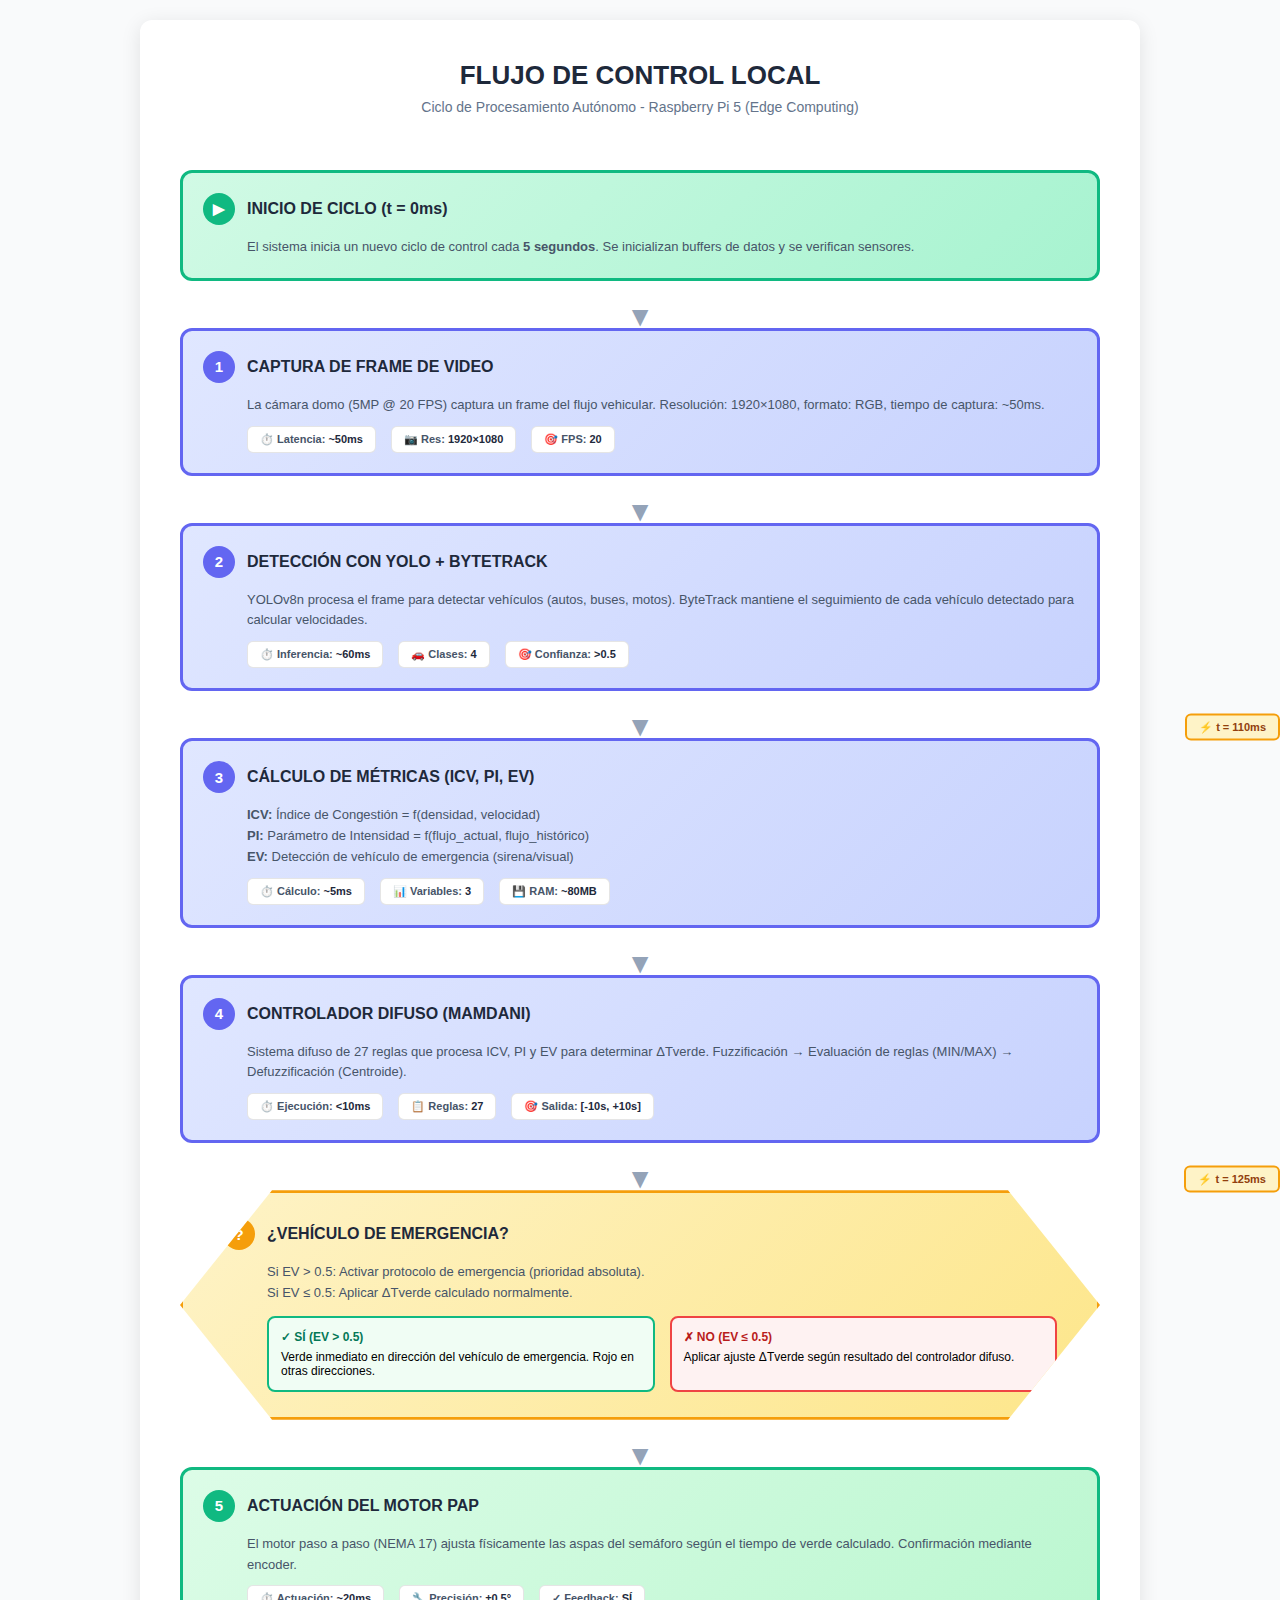
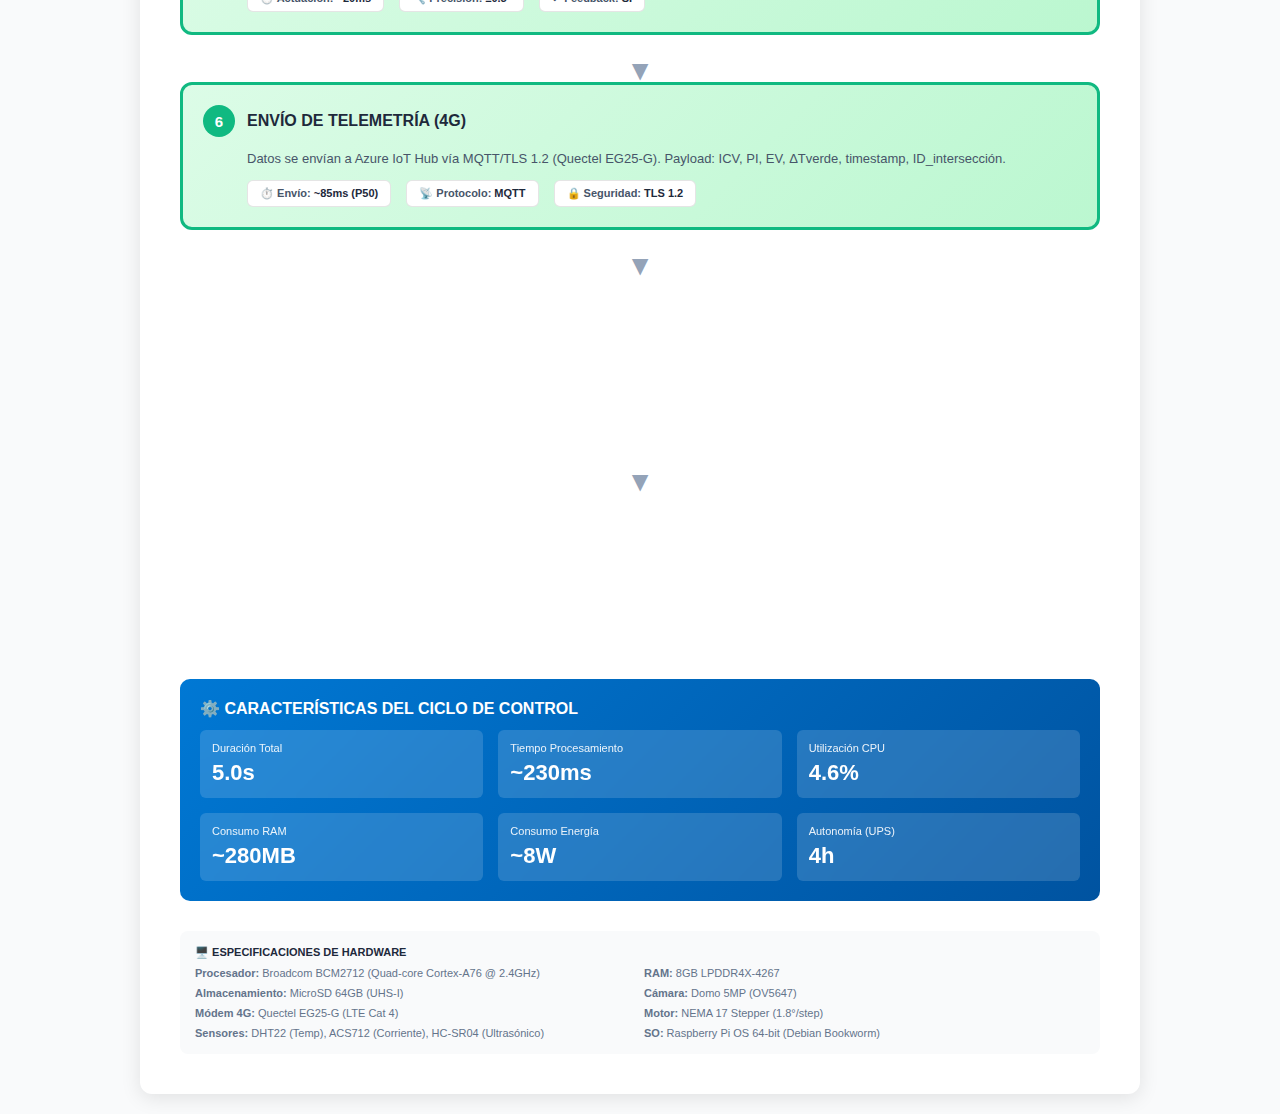
<file: visualizaciones-tesis/03_flujo_control_local.html>
<!DOCTYPE html>
<html lang="es">
<head>
    <meta charset="UTF-8">
    <meta name="viewport" content="width=device-width, initial-scale=1.0">
    <title>Flujo de Control Local - Ciclo 5 segundos</title>
    <style>
        * {
            margin: 0;
            padding: 0;
            box-sizing: border-box;
        }

        body {
            font-family: 'Segoe UI', Arial, sans-serif;
            background: #F9FAFB;
            padding: 20px;
            display: flex;
            justify-content: center;
            align-items: center;
            min-height: 100vh;
        }

        .container {
            width: 1000px;
            background: white;
            border-radius: 12px;
            box-shadow: 0 4px 20px rgba(0,0,0,0.1);
            padding: 40px;
        }

        .header {
            text-align: center;
            margin-bottom: 35px;
        }

        .title {
            font-size: 26px;
            font-weight: 700;
            color: #1E293B;
            margin-bottom: 8px;
        }

        .subtitle {
            font-size: 14px;
            color: #64748B;
        }

        .flow-container {
            position: relative;
            padding: 20px 0;
        }

        .flow-step {
            background: linear-gradient(135deg, #DBEAFE 0%, #BFDBFE 100%);
            border: 3px solid #3B82F6;
            border-radius: 12px;
            padding: 20px;
            margin-bottom: 25px;
            position: relative;
        }

        .flow-step.start {
            background: linear-gradient(135deg, #D1FAE5 0%, #A7F3D0 100%);
            border-color: #10B981;
        }

        .flow-step.decision {
            background: linear-gradient(135deg, #FEF3C7 0%, #FDE68A 100%);
            border-color: #F59E0B;
            clip-path: polygon(10% 0%, 90% 0%, 100% 50%, 90% 100%, 10% 100%, 0% 50%);
            padding: 25px 40px;
        }

        .flow-step.process {
            background: linear-gradient(135deg, #E0E7FF 0%, #C7D2FE 100%);
            border-color: #6366F1;
        }

        .flow-step.output {
            background: linear-gradient(135deg, #DCFCE7 0%, #BBF7D0 100%);
            border-color: #10B981;
        }

        .flow-step.end {
            background: linear-gradient(135deg, #FEE2E2 0%, #FECACA 100%);
            border-color: #EF4444;
        }

        .step-header {
            display: flex;
            align-items: center;
            gap: 12px;
            margin-bottom: 12px;
        }

        .step-number {
            background: #3B82F6;
            color: white;
            width: 32px;
            height: 32px;
            border-radius: 50%;
            display: flex;
            align-items: center;
            justify-content: center;
            font-weight: 700;
            font-size: 15px;
            flex-shrink: 0;
        }

        .step-number.start { background: #10B981; }
        .step-number.decision { background: #F59E0B; }
        .step-number.process { background: #6366F1; }
        .step-number.output { background: #10B981; }
        .step-number.end { background: #EF4444; }

        .step-title {
            font-size: 16px;
            font-weight: 700;
            color: #1E293B;
        }

        .step-content {
            font-size: 13px;
            color: #475569;
            line-height: 1.6;
            margin-left: 44px;
        }

        .step-metrics {
            display: flex;
            gap: 15px;
            margin-top: 10px;
            margin-left: 44px;
        }

        .metric-badge {
            background: white;
            border: 1px solid rgba(0,0,0,0.1);
            border-radius: 6px;
            padding: 6px 12px;
            font-size: 11px;
            font-weight: 600;
            color: #475569;
        }

        .metric-badge strong {
            color: #1E293B;
        }

        .arrow-down {
            text-align: center;
            color: #94A3B8;
            font-size: 28px;
            margin: -5px 0;
            position: relative;
        }

        .arrow-label {
            position: absolute;
            right: -180px;
            top: 50%;
            transform: translateY(-50%);
            background: #FEF3C7;
            border: 2px solid #F59E0B;
            border-radius: 6px;
            padding: 5px 12px;
            font-size: 11px;
            font-weight: 700;
            color: #92400E;
            white-space: nowrap;
        }

        .timeline {
            position: absolute;
            right: 20px;
            top: 20px;
            background: white;
            border: 2px solid #E5E7EB;
            border-radius: 10px;
            padding: 15px;
            width: 200px;
        }

        .timeline-title {
            font-size: 12px;
            font-weight: 700;
            color: #1E293B;
            margin-bottom: 12px;
            text-align: center;
        }

        .timeline-item {
            display: flex;
            align-items: center;
            gap: 8px;
            margin-bottom: 8px;
            font-size: 11px;
            color: #64748B;
        }

        .timeline-dot {
            width: 10px;
            height: 10px;
            border-radius: 50%;
            background: #3B82F6;
            flex-shrink: 0;
        }

        .info-box {
            background: linear-gradient(135deg, #0078D4 0%, #0053A0 100%);
            border-radius: 10px;
            padding: 20px;
            color: white;
            margin-top: 30px;
        }

        .info-title {
            font-size: 16px;
            font-weight: 700;
            margin-bottom: 12px;
        }

        .info-grid {
            display: grid;
            grid-template-columns: repeat(3, 1fr);
            gap: 15px;
        }

        .info-item {
            background: rgba(255,255,255,0.15);
            border-radius: 6px;
            padding: 12px;
            backdrop-filter: blur(5px);
        }

        .info-item-label {
            font-size: 11px;
            opacity: 0.9;
            margin-bottom: 6px;
        }

        .info-item-value {
            font-size: 22px;
            font-weight: 700;
        }

        .decision-branches {
            display: grid;
            grid-template-columns: 1fr 1fr;
            gap: 15px;
            margin-left: 44px;
            margin-top: 12px;
        }

        .branch {
            background: white;
            border: 2px solid #E5E7EB;
            border-radius: 8px;
            padding: 12px;
            font-size: 12px;
        }

        .branch.yes {
            border-color: #10B981;
            background: #F0FDF4;
        }

        .branch.no {
            border-color: #EF4444;
            background: #FEF2F2;
        }

        .branch-label {
            font-weight: 700;
            margin-bottom: 6px;
            color: #1E293B;
        }

        .branch-label.yes { color: #047857; }
        .branch-label.no { color: #B91C1C; }

        @media print {
            body {
                background: white;
                padding: 0;
            }
            .container {
                box-shadow: none;
            }
        }
    </style>
</head>
<body>
    <div class="container">
        <div class="header">
            <div class="title">FLUJO DE CONTROL LOCAL</div>
            <div class="subtitle">Ciclo de Procesamiento Autónomo - Raspberry Pi 5 (Edge Computing)</div>
        </div>

        <div class="flow-container">
            <!-- PASO 1: INICIO -->
            <div class="flow-step start">
                <div class="step-header">
                    <div class="step-number start">▶</div>
                    <div class="step-title">INICIO DE CICLO (t = 0ms)</div>
                </div>
                <div class="step-content">
                    El sistema inicia un nuevo ciclo de control cada <strong>5 segundos</strong>.
                    Se inicializan buffers de datos y se verifican sensores.
                </div>
            </div>

            <div class="arrow-down">▼</div>

            <!-- PASO 2: CAPTURA -->
            <div class="flow-step process">
                <div class="step-header">
                    <div class="step-number process">1</div>
                    <div class="step-title">CAPTURA DE FRAME DE VIDEO</div>
                </div>
                <div class="step-content">
                    La cámara domo (5MP @ 20 FPS) captura un frame del flujo vehicular.
                    Resolución: 1920×1080, formato: RGB, tiempo de captura: ~50ms.
                </div>
                <div class="step-metrics">
                    <div class="metric-badge">⏱️ Latencia: <strong>~50ms</strong></div>
                    <div class="metric-badge">📷 Res: <strong>1920×1080</strong></div>
                    <div class="metric-badge">🎯 FPS: <strong>20</strong></div>
                </div>
            </div>

            <div class="arrow-down">▼</div>

            <!-- PASO 3: DETECCIÓN YOLO -->
            <div class="flow-step process">
                <div class="step-header">
                    <div class="step-number process">2</div>
                    <div class="step-title">DETECCIÓN CON YOLO + BYTETRACK</div>
                </div>
                <div class="step-content">
                    YOLOv8n procesa el frame para detectar vehículos (autos, buses, motos).
                    ByteTrack mantiene el seguimiento de cada vehículo detectado para calcular velocidades.
                </div>
                <div class="step-metrics">
                    <div class="metric-badge">⏱️ Inferencia: <strong>~60ms</strong></div>
                    <div class="metric-badge">🚗 Clases: <strong>4</strong></div>
                    <div class="metric-badge">🎯 Confianza: <strong>&gt;0.5</strong></div>
                </div>
            </div>

            <div class="arrow-down">
                ▼
                <span class="arrow-label">⚡ t = 110ms</span>
            </div>

            <!-- PASO 4: CÁLCULO ICV -->
            <div class="flow-step process">
                <div class="step-header">
                    <div class="step-number process">3</div>
                    <div class="step-title">CÁLCULO DE MÉTRICAS (ICV, PI, EV)</div>
                </div>
                <div class="step-content">
                    <strong>ICV:</strong> Índice de Congestión = f(densidad, velocidad)
                    <br><strong>PI:</strong> Parámetro de Intensidad = f(flujo_actual, flujo_histórico)
                    <br><strong>EV:</strong> Detección de vehículo de emergencia (sirena/visual)
                </div>
                <div class="step-metrics">
                    <div class="metric-badge">⏱️ Cálculo: <strong>~5ms</strong></div>
                    <div class="metric-badge">📊 Variables: <strong>3</strong></div>
                    <div class="metric-badge">💾 RAM: <strong>~80MB</strong></div>
                </div>
            </div>

            <div class="arrow-down">▼</div>

            <!-- PASO 5: CONTROLADOR DIFUSO -->
            <div class="flow-step process">
                <div class="step-header">
                    <div class="step-number process">4</div>
                    <div class="step-title">CONTROLADOR DIFUSO (MAMDANI)</div>
                </div>
                <div class="step-content">
                    Sistema difuso de 27 reglas que procesa ICV, PI y EV para determinar ΔTverde.
                    Fuzzificación → Evaluación de reglas (MIN/MAX) → Defuzzificación (Centroide).
                </div>
                <div class="step-metrics">
                    <div class="metric-badge">⏱️ Ejecución: <strong>&lt;10ms</strong></div>
                    <div class="metric-badge">📋 Reglas: <strong>27</strong></div>
                    <div class="metric-badge">🎯 Salida: <strong>[-10s, +10s]</strong></div>
                </div>
            </div>

            <div class="arrow-down">
                ▼
                <span class="arrow-label">⚡ t = 125ms</span>
            </div>

            <!-- PASO 6: DECISIÓN EV -->
            <div class="flow-step decision">
                <div class="step-header">
                    <div class="step-number decision">?</div>
                    <div class="step-title">¿VEHÍCULO DE EMERGENCIA?</div>
                </div>
                <div class="step-content">
                    Si EV &gt; 0.5: Activar protocolo de emergencia (prioridad absoluta).
                    <br>Si EV ≤ 0.5: Aplicar ΔTverde calculado normalmente.
                </div>
                <div class="decision-branches">
                    <div class="branch yes">
                        <div class="branch-label yes">✓ SÍ (EV &gt; 0.5)</div>
                        Verde inmediato en dirección del vehículo de emergencia. Rojo en otras direcciones.
                    </div>
                    <div class="branch no">
                        <div class="branch-label no">✗ NO (EV ≤ 0.5)</div>
                        Aplicar ajuste ΔTverde según resultado del controlador difuso.
                    </div>
                </div>
            </div>

            <div class="arrow-down">▼</div>

            <!-- PASO 7: ACTUACIÓN -->
            <div class="flow-step output">
                <div class="step-header">
                    <div class="step-number output">5</div>
                    <div class="step-title">ACTUACIÓN DEL MOTOR PAP</div>
                </div>
                <div class="step-content">
                    El motor paso a paso (NEMA 17) ajusta físicamente las aspas del semáforo
                    según el tiempo de verde calculado. Confirmación mediante encoder.
                </div>
                <div class="step-metrics">
                    <div class="metric-badge">⏱️ Actuación: <strong>~20ms</strong></div>
                    <div class="metric-badge">🔧 Precisión: <strong>±0.5°</strong></div>
                    <div class="metric-badge">✓ Feedback: <strong>SÍ</strong></div>
                </div>
            </div>

            <div class="arrow-down">▼</div>

            <!-- PASO 8: TELEMETRÍA -->
            <div class="flow-step output">
                <div class="step-header">
                    <div class="step-number output">6</div>
                    <div class="step-title">ENVÍO DE TELEMETRÍA (4G)</div>
                </div>
                <div class="step-content">
                    Datos se envían a Azure IoT Hub vía MQTT/TLS 1.2 (Quectel EG25-G).
                    Payload: ICV, PI, EV, ΔTverde, timestamp, ID_intersección.
                </div>
                <div class="step-metrics">
                    <div class="metric-badge">⏱️ Envío: <strong>~85ms (P50)</strong></div>
                    <div class="metric-badge">📡 Protocolo: <strong>MQTT</strong></div>
                    <div class="metric-badge">🔒 Seguridad: <strong>TLS 1.2</strong></div>
                </div>
            </div>

            <div class="arrow-down">▼</div>

            <!-- PASO 9: ESPERA -->
            <div class="flow-step process">
                <div class="step-header">
                    <div class="step-number process">7</div>
                    <div class="step-title">ESPERA HASTA PRÓXIMO CICLO</div>
                </div>
                <div class="step-content">
                    El sistema entra en sleep mode de baja potencia hasta completar el ciclo de 5 segundos.
                    Total procesado: ~230ms. Tiempo de espera: ~4770ms.
                </div>
                <div class="step-metrics">
                    <div class="metric-badge">⏱️ Sleep: <strong>~4770ms</strong></div>
                    <div class="metric-badge">⚡ Consumo: <strong>~3W</strong></div>
                    <div class="metric-badge">🔁 Frecuencia: <strong>0.2 Hz</strong></div>
                </div>
            </div>

            <div class="arrow-down">▼</div>

            <!-- PASO 10: FIN -->
            <div class="flow-step end">
                <div class="step-header">
                    <div class="step-number end">■</div>
                    <div class="step-title">FIN DE CICLO (t = 5000ms)</div>
                </div>
                <div class="step-content">
                    El ciclo se completa. El sistema retorna al INICIO para procesar el siguiente frame.
                </div>
            </div>
        </div>

        <!-- INFO BOX -->
        <div class="info-box">
            <div class="info-title">⚙️ CARACTERÍSTICAS DEL CICLO DE CONTROL</div>
            <div class="info-grid">
                <div class="info-item">
                    <div class="info-item-label">Duración Total</div>
                    <div class="info-item-value">5.0s</div>
                </div>
                <div class="info-item">
                    <div class="info-item-label">Tiempo Procesamiento</div>
                    <div class="info-item-value">~230ms</div>
                </div>
                <div class="info-item">
                    <div class="info-item-label">Utilización CPU</div>
                    <div class="info-item-value">4.6%</div>
                </div>
                <div class="info-item">
                    <div class="info-item-label">Consumo RAM</div>
                    <div class="info-item-value">~280MB</div>
                </div>
                <div class="info-item">
                    <div class="info-item-label">Consumo Energía</div>
                    <div class="info-item-value">~8W</div>
                </div>
                <div class="info-item">
                    <div class="info-item-label">Autonomía (UPS)</div>
                    <div class="info-item-value">4h</div>
                </div>
            </div>
        </div>

        <!-- FOOTER -->
        <div style="margin-top: 30px; padding: 15px; background: #F9FAFB; border-radius: 8px; font-size: 11px; color: #64748B;">
            <strong style="display: block; margin-bottom: 8px; color: #1E293B;">🖥️ ESPECIFICACIONES DE HARDWARE</strong>
            <div style="display: grid; grid-template-columns: repeat(2, 1fr); gap: 8px;">
                <div><strong>Procesador:</strong> Broadcom BCM2712 (Quad-core Cortex-A76 @ 2.4GHz)</div>
                <div><strong>RAM:</strong> 8GB LPDDR4X-4267</div>
                <div><strong>Almacenamiento:</strong> MicroSD 64GB (UHS-I)</div>
                <div><strong>Cámara:</strong> Domo 5MP (OV5647)</div>
                <div><strong>Módem 4G:</strong> Quectel EG25-G (LTE Cat 4)</div>
                <div><strong>Motor:</strong> NEMA 17 Stepper (1.8°/step)</div>
                <div><strong>Sensores:</strong> DHT22 (Temp), ACS712 (Corriente), HC-SR04 (Ultrasónico)</div>
                <div><strong>SO:</strong> Raspberry Pi OS 64-bit (Debian Bookworm)</div>
            </div>
        </div>
    </div>

    <script>
        // Animación de entrada suave
        window.addEventListener('load', () => {
            const steps = document.querySelectorAll('.flow-step');
            steps.forEach((step, index) => {
                step.style.opacity = '0';
                step.style.transform = 'translateY(20px)';
                step.style.transition = 'all 0.4s ease';

                setTimeout(() => {
                    step.style.opacity = '1';
                    step.style.transform = 'translateY(0)';
                }, index * 100);
            });
        });
    </script>
</body>
</html>
</file>
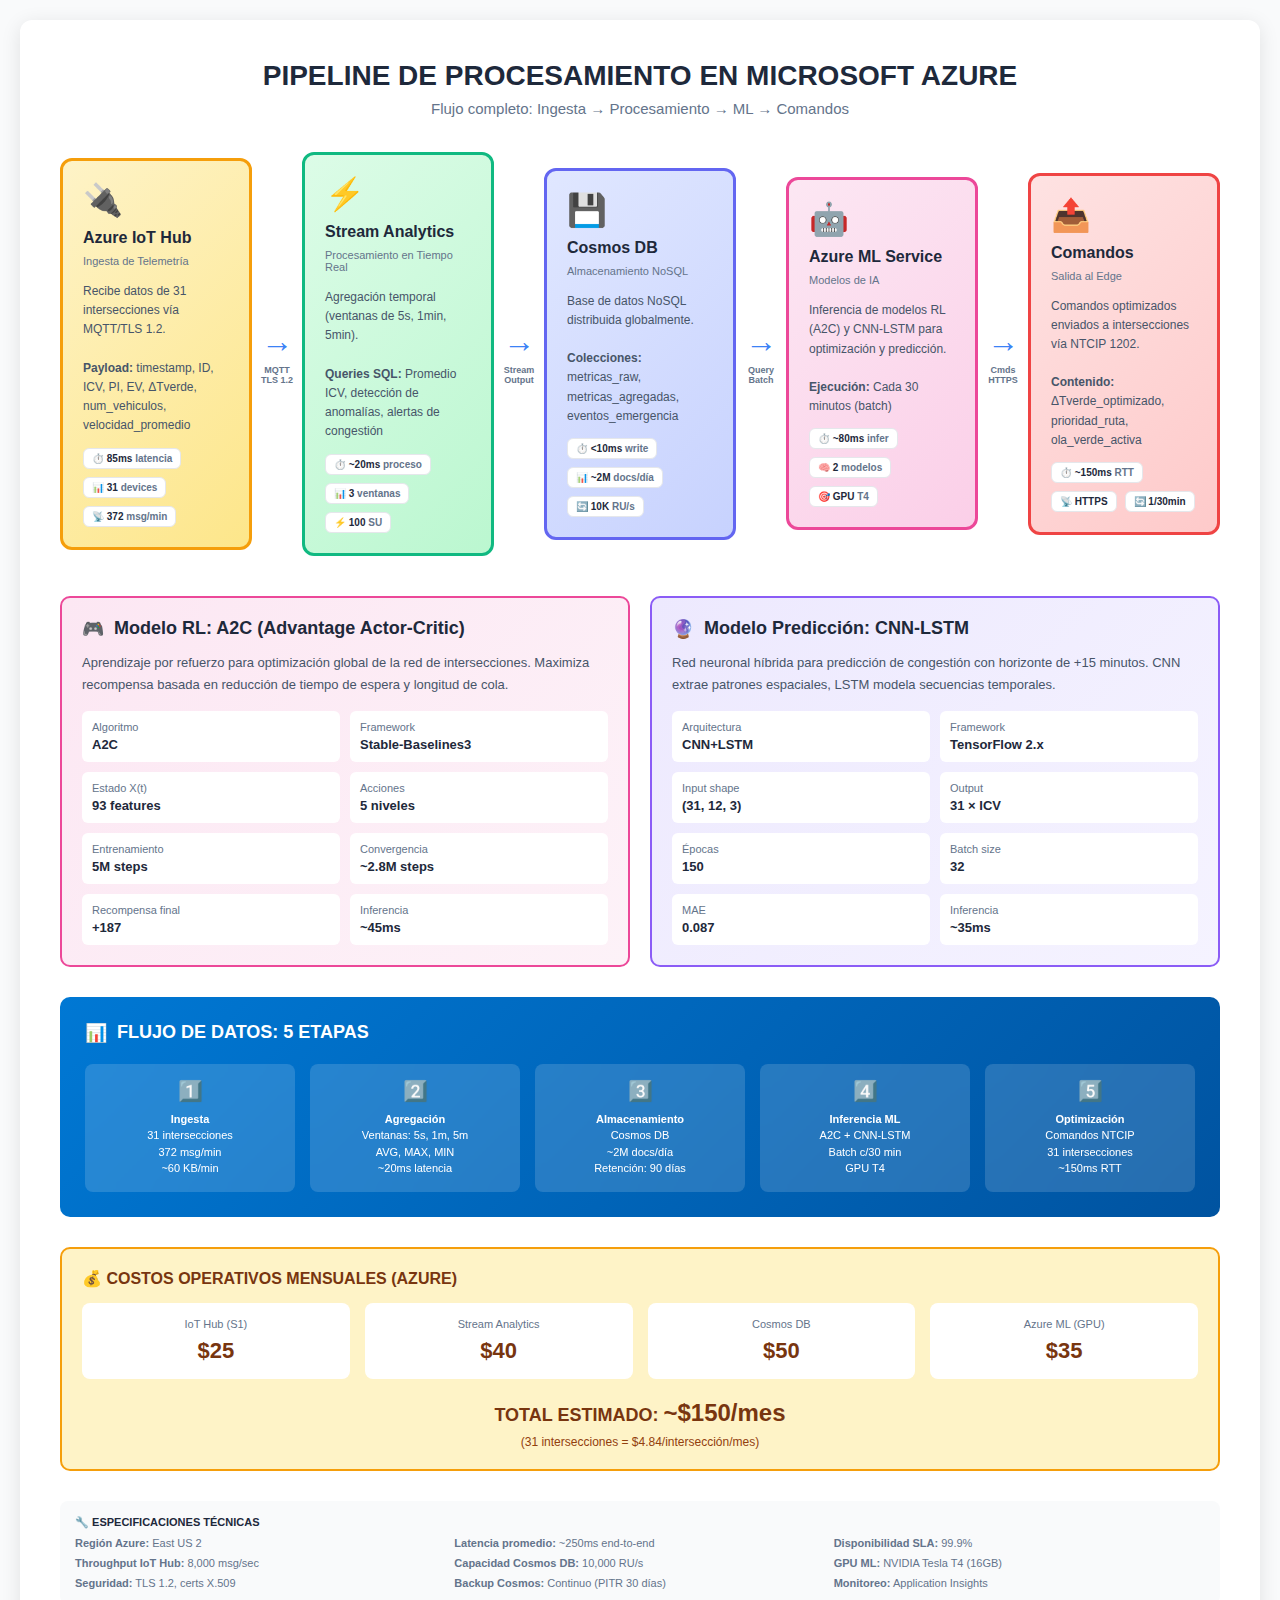
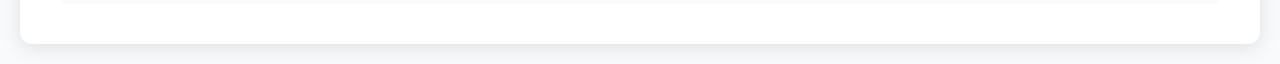
<file: visualizaciones-tesis/04_flujo_azure.html>
<!DOCTYPE html>
<html lang="es">
<head>
    <meta charset="UTF-8">
    <meta name="viewport" content="width=device-width, initial-scale=1.0">
    <title>Pipeline de Procesamiento en Azure</title>
    <style>
        * {
            margin: 0;
            padding: 0;
            box-sizing: border-box;
        }

        body {
            font-family: 'Segoe UI', Arial, sans-serif;
            background: #F9FAFB;
            padding: 20px;
            display: flex;
            justify-content: center;
            align-items: center;
            min-height: 100vh;
        }

        .container {
            width: 1600px;
            background: white;
            border-radius: 12px;
            box-shadow: 0 4px 20px rgba(0,0,0,0.1);
            padding: 40px;
        }

        .header {
            text-align: center;
            margin-bottom: 35px;
        }

        .title {
            font-size: 28px;
            font-weight: 700;
            color: #1E293B;
            margin-bottom: 8px;
        }

        .subtitle {
            font-size: 15px;
            color: #64748B;
        }

        .pipeline {
            display: flex;
            align-items: center;
            justify-content: space-between;
            margin-bottom: 40px;
            position: relative;
        }

        .stage {
            flex: 1;
            background: linear-gradient(135deg, #DBEAFE 0%, #BFDBFE 100%);
            border: 3px solid #3B82F6;
            border-radius: 12px;
            padding: 20px;
            position: relative;
            min-height: 180px;
            display: flex;
            flex-direction: column;
        }

        .stage-icon {
            font-size: 32px;
            margin-bottom: 10px;
        }

        .stage-title {
            font-size: 16px;
            font-weight: 700;
            color: #1E293B;
            margin-bottom: 8px;
        }

        .stage-subtitle {
            font-size: 11px;
            color: #64748B;
            margin-bottom: 15px;
        }

        .stage-content {
            font-size: 12px;
            color: #475569;
            line-height: 1.6;
            flex-grow: 1;
        }

        .stage-metrics {
            display: flex;
            gap: 8px;
            margin-top: 12px;
            flex-wrap: wrap;
        }

        .metric-badge {
            background: white;
            border: 1px solid #E5E7EB;
            border-radius: 6px;
            padding: 4px 8px;
            font-size: 10px;
            font-weight: 600;
            color: #64748B;
        }

        .metric-badge strong {
            color: #1E293B;
        }

        .arrow {
            flex-shrink: 0;
            width: 50px;
            display: flex;
            flex-direction: column;
            align-items: center;
            justify-content: center;
        }

        .arrow-symbol {
            font-size: 32px;
            color: #3B82F6;
            animation: pulse 2s ease-in-out infinite;
        }

        .arrow-label {
            font-size: 9px;
            color: #64748B;
            text-align: center;
            margin-top: 5px;
            font-weight: 600;
        }

        @keyframes pulse {
            0%, 100% { transform: scale(1); opacity: 0.7; }
            50% { transform: scale(1.1); opacity: 1; }
        }

        .stage.iot-hub {
            background: linear-gradient(135deg, #FEF3C7 0%, #FDE68A 100%);
            border-color: #F59E0B;
        }

        .stage.stream {
            background: linear-gradient(135deg, #DCFCE7 0%, #BBF7D0 100%);
            border-color: #10B981;
        }

        .stage.cosmos {
            background: linear-gradient(135deg, #E0E7FF 0%, #C7D2FE 100%);
            border-color: #6366F1;
        }

        .stage.ml {
            background: linear-gradient(135deg, #FCE7F3 0%, #FBCFE8 100%);
            border-color: #EC4899;
        }

        .stage.output {
            background: linear-gradient(135deg, #FEE2E2 0%, #FECACA 100%);
            border-color: #EF4444;
        }

        .ml-models {
            display: grid;
            grid-template-columns: repeat(2, 1fr);
            gap: 20px;
            margin-top: 30px;
        }

        .model-card {
            background: #F9FAFB;
            border: 2px solid #E5E7EB;
            border-radius: 10px;
            padding: 20px;
        }

        .model-card.rl {
            border-color: #EC4899;
            background: linear-gradient(135deg, #FCE7F3 0%, #FDF2F8 100%);
        }

        .model-card.cnn {
            border-color: #8B5CF6;
            background: linear-gradient(135deg, #EDE9FE 0%, #F5F3FF 100%);
        }

        .model-title {
            font-size: 18px;
            font-weight: 700;
            color: #1E293B;
            margin-bottom: 12px;
            display: flex;
            align-items: center;
            gap: 10px;
        }

        .model-description {
            font-size: 13px;
            color: #475569;
            line-height: 1.7;
            margin-bottom: 15px;
        }

        .model-specs {
            display: grid;
            grid-template-columns: repeat(2, 1fr);
            gap: 10px;
        }

        .spec-item {
            background: white;
            border-radius: 6px;
            padding: 10px;
            font-size: 11px;
        }

        .spec-label {
            color: #64748B;
            margin-bottom: 4px;
        }

        .spec-value {
            font-weight: 700;
            color: #1E293B;
            font-size: 13px;
        }

        .data-flow {
            margin-top: 30px;
            background: linear-gradient(135deg, #0078D4 0%, #0053A0 100%);
            border-radius: 10px;
            padding: 25px;
            color: white;
        }

        .data-flow-title {
            font-size: 18px;
            font-weight: 700;
            margin-bottom: 20px;
            display: flex;
            align-items: center;
            gap: 10px;
        }

        .flow-steps {
            display: grid;
            grid-template-columns: repeat(5, 1fr);
            gap: 15px;
        }

        .flow-step {
            background: rgba(255, 255, 255, 0.15);
            border-radius: 8px;
            padding: 15px;
            backdrop-filter: blur(10px);
            text-align: center;
        }

        .flow-step-number {
            font-size: 20px;
            font-weight: 700;
            margin-bottom: 8px;
        }

        .flow-step-text {
            font-size: 11px;
            line-height: 1.5;
        }

        .cost-box {
            margin-top: 30px;
            background: #FEF3C7;
            border: 2px solid #F59E0B;
            border-radius: 10px;
            padding: 20px;
        }

        .cost-title {
            font-size: 16px;
            font-weight: 700;
            color: #78350F;
            margin-bottom: 15px;
        }

        .cost-grid {
            display: grid;
            grid-template-columns: repeat(4, 1fr);
            gap: 15px;
        }

        .cost-item {
            background: white;
            border-radius: 8px;
            padding: 15px;
            text-align: center;
        }

        .cost-item-label {
            font-size: 11px;
            color: #64748B;
            margin-bottom: 8px;
        }

        .cost-item-value {
            font-size: 22px;
            font-weight: 700;
            color: #78350F;
        }

        @media print {
            body {
                background: white;
                padding: 0;
            }
            .container {
                box-shadow: none;
            }
        }
    </style>
</head>
<body>
    <div class="container">
        <div class="header">
            <div class="title">PIPELINE DE PROCESAMIENTO EN MICROSOFT AZURE</div>
            <div class="subtitle">Flujo completo: Ingesta → Procesamiento → ML → Comandos</div>
        </div>

        <!-- PIPELINE PRINCIPAL -->
        <div class="pipeline">
            <!-- STAGE 1: IoT Hub -->
            <div class="stage iot-hub">
                <div class="stage-icon">🔌</div>
                <div class="stage-title">Azure IoT Hub</div>
                <div class="stage-subtitle">Ingesta de Telemetría</div>
                <div class="stage-content">
                    Recibe datos de 31 intersecciones vía MQTT/TLS 1.2.
                    <br><br>
                    <strong>Payload:</strong> timestamp, ID, ICV, PI, EV, ΔTverde, num_vehiculos, velocidad_promedio
                </div>
                <div class="stage-metrics">
                    <div class="metric-badge">⏱️ <strong>85ms</strong> latencia</div>
                    <div class="metric-badge">📊 <strong>31</strong> devices</div>
                    <div class="metric-badge">📡 <strong>372</strong> msg/min</div>
                </div>
            </div>

            <div class="arrow">
                <div class="arrow-symbol">→</div>
                <div class="arrow-label">MQTT<br>TLS 1.2</div>
            </div>

            <!-- STAGE 2: Stream Analytics -->
            <div class="stage stream">
                <div class="stage-icon">⚡</div>
                <div class="stage-title">Stream Analytics</div>
                <div class="stage-subtitle">Procesamiento en Tiempo Real</div>
                <div class="stage-content">
                    Agregación temporal (ventanas de 5s, 1min, 5min).
                    <br><br>
                    <strong>Queries SQL:</strong> Promedio ICV, detección de anomalías, alertas de congestión
                </div>
                <div class="stage-metrics">
                    <div class="metric-badge">⏱️ <strong>~20ms</strong> proceso</div>
                    <div class="metric-badge">📊 <strong>3</strong> ventanas</div>
                    <div class="metric-badge">⚡ <strong>100</strong> SU</div>
                </div>
            </div>

            <div class="arrow">
                <div class="arrow-symbol">→</div>
                <div class="arrow-label">Stream<br>Output</div>
            </div>

            <!-- STAGE 3: Cosmos DB -->
            <div class="stage cosmos">
                <div class="stage-icon">💾</div>
                <div class="stage-title">Cosmos DB</div>
                <div class="stage-subtitle">Almacenamiento NoSQL</div>
                <div class="stage-content">
                    Base de datos NoSQL distribuida globalmente.
                    <br><br>
                    <strong>Colecciones:</strong> metricas_raw, metricas_agregadas, eventos_emergencia
                </div>
                <div class="stage-metrics">
                    <div class="metric-badge">⏱️ <strong>&lt;10ms</strong> write</div>
                    <div class="metric-badge">📊 <strong>~2M</strong> docs/día</div>
                    <div class="metric-badge">🔄 <strong>10K</strong> RU/s</div>
                </div>
            </div>

            <div class="arrow">
                <div class="arrow-symbol">→</div>
                <div class="arrow-label">Query<br>Batch</div>
            </div>

            <!-- STAGE 4: Azure ML -->
            <div class="stage ml">
                <div class="stage-icon">🤖</div>
                <div class="stage-title">Azure ML Service</div>
                <div class="stage-subtitle">Modelos de IA</div>
                <div class="stage-content">
                    Inferencia de modelos RL (A2C) y CNN-LSTM para optimización y predicción.
                    <br><br>
                    <strong>Ejecución:</strong> Cada 30 minutos (batch)
                </div>
                <div class="stage-metrics">
                    <div class="metric-badge">⏱️ <strong>~80ms</strong> infer</div>
                    <div class="metric-badge">🧠 <strong>2</strong> modelos</div>
                    <div class="metric-badge">🎯 <strong>GPU</strong> T4</div>
                </div>
            </div>

            <div class="arrow">
                <div class="arrow-symbol">→</div>
                <div class="arrow-label">Cmds<br>HTTPS</div>
            </div>

            <!-- STAGE 5: Output -->
            <div class="stage output">
                <div class="stage-icon">📤</div>
                <div class="stage-title">Comandos</div>
                <div class="stage-subtitle">Salida al Edge</div>
                <div class="stage-content">
                    Comandos optimizados enviados a intersecciones vía NTCIP 1202.
                    <br><br>
                    <strong>Contenido:</strong> ΔTverde_optimizado, prioridad_ruta, ola_verde_activa
                </div>
                <div class="stage-metrics">
                    <div class="metric-badge">⏱️ <strong>~150ms</strong> RTT</div>
                    <div class="metric-badge">📡 <strong>HTTPS</strong></div>
                    <div class="metric-badge">🔄 <strong>1/30min</strong></div>
                </div>
            </div>
        </div>

        <!-- MODELOS ML -->
        <div class="ml-models">
            <!-- RL MODEL -->
            <div class="model-card rl">
                <div class="model-title">
                    <span>🎮</span>
                    <span>Modelo RL: A2C (Advantage Actor-Critic)</span>
                </div>
                <div class="model-description">
                    Aprendizaje por refuerzo para optimización global de la red de intersecciones.
                    Maximiza recompensa basada en reducción de tiempo de espera y longitud de cola.
                </div>
                <div class="model-specs">
                    <div class="spec-item">
                        <div class="spec-label">Algoritmo</div>
                        <div class="spec-value">A2C</div>
                    </div>
                    <div class="spec-item">
                        <div class="spec-label">Framework</div>
                        <div class="spec-value">Stable-Baselines3</div>
                    </div>
                    <div class="spec-item">
                        <div class="spec-label">Estado X(t)</div>
                        <div class="spec-value">93 features</div>
                    </div>
                    <div class="spec-item">
                        <div class="spec-label">Acciones</div>
                        <div class="spec-value">5 niveles</div>
                    </div>
                    <div class="spec-item">
                        <div class="spec-label">Entrenamiento</div>
                        <div class="spec-value">5M steps</div>
                    </div>
                    <div class="spec-item">
                        <div class="spec-label">Convergencia</div>
                        <div class="spec-value">~2.8M steps</div>
                    </div>
                    <div class="spec-item">
                        <div class="spec-label">Recompensa final</div>
                        <div class="spec-value">+187</div>
                    </div>
                    <div class="spec-item">
                        <div class="spec-label">Inferencia</div>
                        <div class="spec-value">~45ms</div>
                    </div>
                </div>
            </div>

            <!-- CNN-LSTM MODEL -->
            <div class="model-card cnn">
                <div class="model-title">
                    <span>🔮</span>
                    <span>Modelo Predicción: CNN-LSTM</span>
                </div>
                <div class="model-description">
                    Red neuronal híbrida para predicción de congestión con horizonte de +15 minutos.
                    CNN extrae patrones espaciales, LSTM modela secuencias temporales.
                </div>
                <div class="model-specs">
                    <div class="spec-item">
                        <div class="spec-label">Arquitectura</div>
                        <div class="spec-value">CNN+LSTM</div>
                    </div>
                    <div class="spec-item">
                        <div class="spec-label">Framework</div>
                        <div class="spec-value">TensorFlow 2.x</div>
                    </div>
                    <div class="spec-item">
                        <div class="spec-label">Input shape</div>
                        <div class="spec-value">(31, 12, 3)</div>
                    </div>
                    <div class="spec-item">
                        <div class="spec-label">Output</div>
                        <div class="spec-value">31 × ICV</div>
                    </div>
                    <div class="spec-item">
                        <div class="spec-label">Épocas</div>
                        <div class="spec-value">150</div>
                    </div>
                    <div class="spec-item">
                        <div class="spec-label">Batch size</div>
                        <div class="spec-value">32</div>
                    </div>
                    <div class="spec-item">
                        <div class="spec-label">MAE</div>
                        <div class="spec-value">0.087</div>
                    </div>
                    <div class="spec-item">
                        <div class="spec-label">Inferencia</div>
                        <div class="spec-value">~35ms</div>
                    </div>
                </div>
            </div>
        </div>

        <!-- DATA FLOW -->
        <div class="data-flow">
            <div class="data-flow-title">
                <span>📊</span>
                <span>FLUJO DE DATOS: 5 ETAPAS</span>
            </div>
            <div class="flow-steps">
                <div class="flow-step">
                    <div class="flow-step-number">1️⃣</div>
                    <div class="flow-step-text">
                        <strong>Ingesta</strong>
                        <br>31 intersecciones
                        <br>372 msg/min
                        <br>~60 KB/min
                    </div>
                </div>
                <div class="flow-step">
                    <div class="flow-step-number">2️⃣</div>
                    <div class="flow-step-text">
                        <strong>Agregación</strong>
                        <br>Ventanas: 5s, 1m, 5m
                        <br>AVG, MAX, MIN
                        <br>~20ms latencia
                    </div>
                </div>
                <div class="flow-step">
                    <div class="flow-step-number">3️⃣</div>
                    <div class="flow-step-text">
                        <strong>Almacenamiento</strong>
                        <br>Cosmos DB
                        <br>~2M docs/día
                        <br>Retención: 90 días
                    </div>
                </div>
                <div class="flow-step">
                    <div class="flow-step-number">4️⃣</div>
                    <div class="flow-step-text">
                        <strong>Inferencia ML</strong>
                        <br>A2C + CNN-LSTM
                        <br>Batch c/30 min
                        <br>GPU T4
                    </div>
                </div>
                <div class="flow-step">
                    <div class="flow-step-number">5️⃣</div>
                    <div class="flow-step-text">
                        <strong>Optimización</strong>
                        <br>Comandos NTCIP
                        <br>31 intersecciones
                        <br>~150ms RTT
                    </div>
                </div>
            </div>
        </div>

        <!-- COST BOX -->
        <div class="cost-box">
            <div class="cost-title">💰 COSTOS OPERATIVOS MENSUALES (AZURE)</div>
            <div class="cost-grid">
                <div class="cost-item">
                    <div class="cost-item-label">IoT Hub (S1)</div>
                    <div class="cost-item-value">$25</div>
                </div>
                <div class="cost-item">
                    <div class="cost-item-label">Stream Analytics</div>
                    <div class="cost-item-value">$40</div>
                </div>
                <div class="cost-item">
                    <div class="cost-item-label">Cosmos DB</div>
                    <div class="cost-item-value">$50</div>
                </div>
                <div class="cost-item">
                    <div class="cost-item-label">Azure ML (GPU)</div>
                    <div class="cost-item-value">$35</div>
                </div>
            </div>
            <div style="text-align: center; margin-top: 20px; font-size: 18px; font-weight: 700; color: #78350F;">
                TOTAL ESTIMADO: <span style="font-size: 24px;">~$150/mes</span>
                <div style="font-size: 12px; font-weight: 400; margin-top: 8px; color: #92400E;">
                    (31 intersecciones = $4.84/intersección/mes)
                </div>
            </div>
        </div>

        <!-- FOOTER -->
        <div style="margin-top: 30px; padding: 15px; background: #F9FAFB; border-radius: 8px; font-size: 11px; color: #64748B;">
            <strong style="display: block; margin-bottom: 8px; color: #1E293B;">🔧 ESPECIFICACIONES TÉCNICAS</strong>
            <div style="display: grid; grid-template-columns: repeat(3, 1fr); gap: 8px;">
                <div><strong>Región Azure:</strong> East US 2</div>
                <div><strong>Latencia promedio:</strong> ~250ms end-to-end</div>
                <div><strong>Disponibilidad SLA:</strong> 99.9%</div>
                <div><strong>Throughput IoT Hub:</strong> 8,000 msg/sec</div>
                <div><strong>Capacidad Cosmos DB:</strong> 10,000 RU/s</div>
                <div><strong>GPU ML:</strong> NVIDIA Tesla T4 (16GB)</div>
                <div><strong>Seguridad:</strong> TLS 1.2, certs X.509</div>
                <div><strong>Backup Cosmos:</strong> Continuo (PITR 30 días)</div>
                <div><strong>Monitoreo:</strong> Application Insights</div>
            </div>
        </div>
    </div>
</body>
</html>
</file>
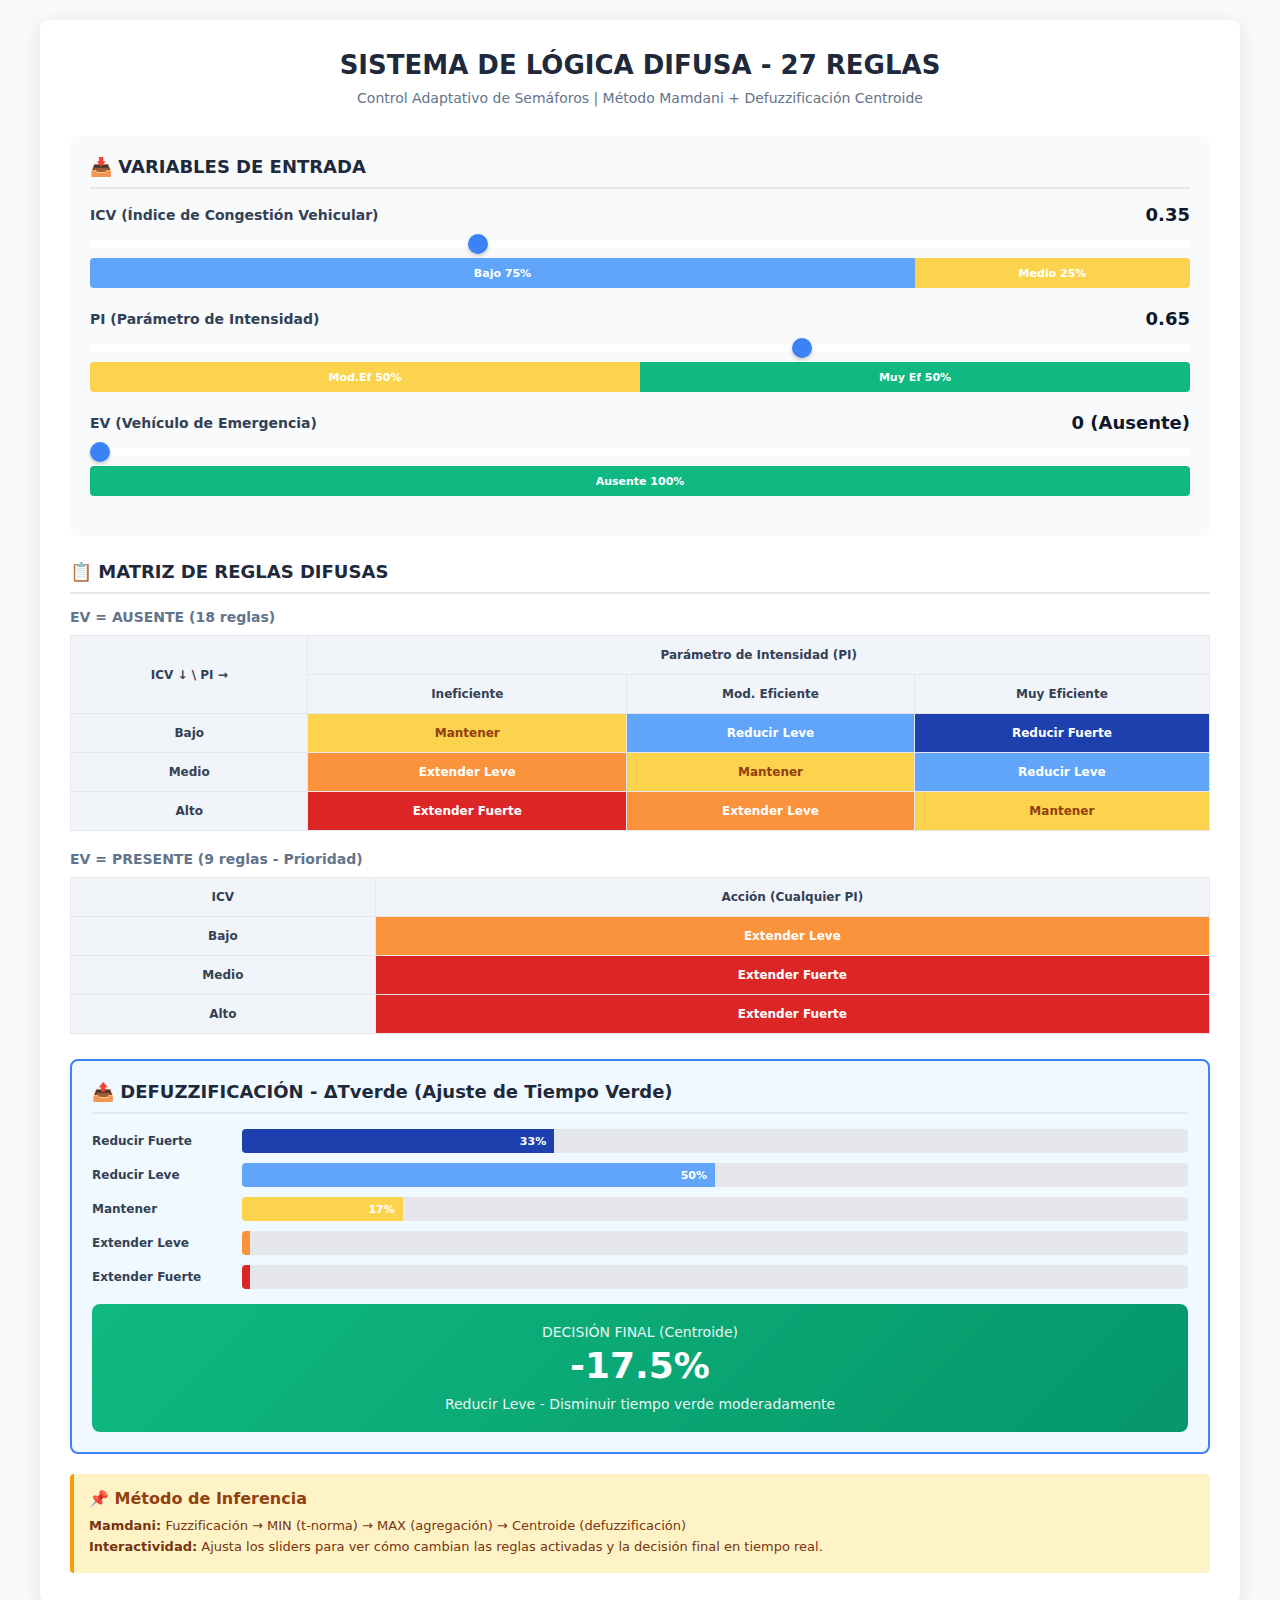
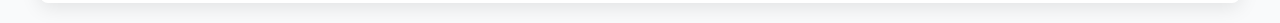
<file: visualizaciones-tesis/05_sistema_difuso_interactivo.html>
<!DOCTYPE html>
<html lang="es">
<head>
    <meta charset="UTF-8">
    <meta name="viewport" content="width=device-width, initial-scale=1.0">
    <title>Sistema Difuso Interactivo - 27 Reglas</title>
    <style>
        * {
            margin: 0;
            padding: 0;
            box-sizing: border-box;
        }

        body {
            font-family: 'Segoe UI', system-ui, sans-serif;
            background: #F9FAFB;
            padding: 20px;
            display: flex;
            justify-content: center;
            align-items: center;
            min-height: 100vh;
        }

        .container {
            width: 1200px;
            min-height: 1000px;
            background: white;
            border-radius: 8px;
            box-shadow: 0 4px 20px rgba(0,0,0,0.1);
            padding: 30px;
        }

        .title {
            font-size: 26px;
            font-weight: 700;
            color: #1E293B;
            text-align: center;
            margin-bottom: 10px;
        }

        .subtitle {
            font-size: 14px;
            color: #64748B;
            text-align: center;
            margin-bottom: 30px;
        }

        /* Sección de Entradas */
        .inputs-section {
            background: #F8FAFC;
            border-radius: 8px;
            padding: 20px;
            margin-bottom: 25px;
        }

        .input-group {
            margin-bottom: 20px;
        }

        .input-label {
            font-size: 14px;
            font-weight: 600;
            color: #334155;
            margin-bottom: 8px;
            display: flex;
            justify-content: space-between;
            align-items: center;
        }

        .input-value {
            font-size: 18px;
            font-weight: 700;
            color: #0F172A;
        }

        .slider {
            width: 100%;
            height: 8px;
            border-radius: 5px;
            outline: none;
            -webkit-appearance: none;
            margin-bottom: 10px;
        }

        .slider::-webkit-slider-thumb {
            -webkit-appearance: none;
            appearance: none;
            width: 20px;
            height: 20px;
            border-radius: 50%;
            background: #3B82F6;
            cursor: pointer;
            box-shadow: 0 2px 4px rgba(0,0,0,0.2);
        }

        .membership-bar {
            display: flex;
            height: 30px;
            border-radius: 4px;
            overflow: hidden;
            background: #E5E7EB;
        }

        .membership-segment {
            display: flex;
            align-items: center;
            justify-content: center;
            font-size: 11px;
            font-weight: 600;
            color: white;
            transition: all 0.3s ease;
        }

        /* Matriz de Reglas */
        .rules-section {
            margin-bottom: 25px;
        }

        .section-title {
            font-size: 18px;
            font-weight: 700;
            color: #1E293B;
            margin-bottom: 15px;
            padding-bottom: 10px;
            border-bottom: 2px solid #E5E7EB;
        }

        .rules-matrix {
            overflow-x: auto;
        }

        table {
            width: 100%;
            border-collapse: collapse;
            font-size: 12px;
        }

        th, td {
            padding: 12px 8px;
            text-align: center;
            border: 1px solid #E5E7EB;
        }

        th {
            background: #F1F5F9;
            font-weight: 700;
            color: #334155;
        }

        .rule-cell {
            font-weight: 600;
            cursor: pointer;
            transition: all 0.2s ease;
            position: relative;
        }

        .rule-cell:hover {
            transform: scale(1.05);
            box-shadow: 0 0 0 2px #3B82F6;
            z-index: 10;
        }

        .rule-active {
            box-shadow: 0 0 0 3px #10B981 !important;
            animation: pulse 1s infinite;
        }

        @keyframes pulse {
            0%, 100% { box-shadow: 0 0 0 3px #10B981; }
            50% { box-shadow: 0 0 0 6px #10B981; }
        }

        /* Colores de reglas */
        .reducir-fuerte { background: #1E40AF; color: white; }
        .reducir-leve { background: #60A5FA; color: white; }
        .mantener { background: #FCD34D; color: #92400E; }
        .extender-leve { background: #FB923C; color: white; }
        .extender-fuerte { background: #DC2626; color: white; }

        /* Salida */
        .output-section {
            background: #F0F9FF;
            border: 2px solid #3B82F6;
            border-radius: 8px;
            padding: 20px;
        }

        .output-bars {
            margin-bottom: 15px;
        }

        .output-bar {
            display: flex;
            align-items: center;
            margin-bottom: 10px;
        }

        .output-label {
            width: 150px;
            font-size: 12px;
            font-weight: 600;
            color: #334155;
        }

        .output-progress {
            flex: 1;
            height: 24px;
            background: #E5E7EB;
            border-radius: 4px;
            overflow: hidden;
            position: relative;
        }

        .output-fill {
            height: 100%;
            transition: width 0.5s ease;
            display: flex;
            align-items: center;
            justify-content: flex-end;
            padding-right: 8px;
            color: white;
            font-size: 11px;
            font-weight: 700;
        }

        .final-decision {
            background: linear-gradient(135deg, #10B981, #059669);
            color: white;
            padding: 20px;
            border-radius: 8px;
            text-align: center;
        }

        .decision-label {
            font-size: 14px;
            opacity: 0.9;
            margin-bottom: 5px;
        }

        .decision-value {
            font-size: 36px;
            font-weight: 700;
        }

        .decision-interpretation {
            font-size: 14px;
            margin-top: 10px;
            opacity: 0.9;
        }

        .info-panel {
            background: #FEF3C7;
            border-left: 4px solid #F59E0B;
            padding: 15px;
            margin-top: 20px;
            border-radius: 4px;
        }

        .info-title {
            font-weight: 700;
            color: #92400E;
            margin-bottom: 8px;
        }

        .info-text {
            font-size: 13px;
            color: #78350F;
            line-height: 1.6;
        }
    </style>
</head>
<body>
    <div class="container">
        <div class="title">SISTEMA DE LÓGICA DIFUSA - 27 REGLAS</div>
        <div class="subtitle">Control Adaptativo de Semáforos | Método Mamdani + Defuzzificación Centroide</div>

        <!-- ENTRADAS -->
        <div class="inputs-section">
            <div class="section-title">📥 VARIABLES DE ENTRADA</div>

            <div class="input-group">
                <div class="input-label">
                    <span>ICV (Índice de Congestión Vehicular)</span>
                    <span class="input-value" id="icv-value">0.35</span>
                </div>
                <input type="range" min="0" max="100" value="35" class="slider" id="icv-slider">
                <div class="membership-bar" id="icv-bar"></div>
            </div>

            <div class="input-group">
                <div class="input-label">
                    <span>PI (Parámetro de Intensidad)</span>
                    <span class="input-value" id="pi-value">0.65</span>
                </div>
                <input type="range" min="0" max="100" value="65" class="slider" id="pi-slider">
                <div class="membership-bar" id="pi-bar"></div>
            </div>

            <div class="input-group">
                <div class="input-label">
                    <span>EV (Vehículo de Emergencia)</span>
                    <span class="input-value" id="ev-value">0 (Ausente)</span>
                </div>
                <input type="range" min="0" max="1" value="0" class="slider" id="ev-slider" step="1">
                <div class="membership-bar" id="ev-bar"></div>
            </div>
        </div>

        <!-- REGLAS DIFUSAS -->
        <div class="rules-section">
            <div class="section-title">📋 MATRIZ DE REGLAS DIFUSAS</div>

            <h3 style="font-size: 14px; color: #64748B; margin-bottom: 10px;">EV = AUSENTE (18 reglas)</h3>
            <div class="rules-matrix">
                <table id="rules-table-normal">
                    <thead>
                        <tr>
                            <th rowspan="2">ICV ↓ \ PI →</th>
                            <th colspan="3">Parámetro de Intensidad (PI)</th>
                        </tr>
                        <tr>
                            <th>Ineficiente</th>
                            <th>Mod. Eficiente</th>
                            <th>Muy Eficiente</th>
                        </tr>
                    </thead>
                    <tbody>
                        <tr>
                            <th>Bajo</th>
                            <td class="rule-cell mantener" data-rule="1">Mantener</td>
                            <td class="rule-cell reducir-leve" data-rule="2">Reducir Leve</td>
                            <td class="rule-cell reducir-fuerte" data-rule="3">Reducir Fuerte</td>
                        </tr>
                        <tr>
                            <th>Medio</th>
                            <td class="rule-cell extender-leve" data-rule="4">Extender Leve</td>
                            <td class="rule-cell mantener" data-rule="5">Mantener</td>
                            <td class="rule-cell reducir-leve" data-rule="6">Reducir Leve</td>
                        </tr>
                        <tr>
                            <th>Alto</th>
                            <td class="rule-cell extender-fuerte" data-rule="7">Extender Fuerte</td>
                            <td class="rule-cell extender-leve" data-rule="8">Extender Leve</td>
                            <td class="rule-cell mantener" data-rule="9">Mantener</td>
                        </tr>
                    </tbody>
                </table>
            </div>

            <h3 style="font-size: 14px; color: #64748B; margin: 20px 0 10px;">EV = PRESENTE (9 reglas - Prioridad)</h3>
            <div class="rules-matrix">
                <table id="rules-table-emergency">
                    <thead>
                        <tr>
                            <th>ICV</th>
                            <th>Acción (Cualquier PI)</th>
                        </tr>
                    </thead>
                    <tbody>
                        <tr>
                            <th>Bajo</th>
                            <td class="rule-cell extender-leve" data-rule="10">Extender Leve</td>
                        </tr>
                        <tr>
                            <th>Medio</th>
                            <td class="rule-cell extender-fuerte" data-rule="11">Extender Fuerte</td>
                        </tr>
                        <tr>
                            <th>Alto</th>
                            <td class="rule-cell extender-fuerte" data-rule="12">Extender Fuerte</td>
                        </tr>
                    </tbody>
                </table>
            </div>
        </div>

        <!-- SALIDA -->
        <div class="output-section">
            <div class="section-title">📤 DEFUZZIFICACIÓN - ΔTverde (Ajuste de Tiempo Verde)</div>

            <div class="output-bars">
                <div class="output-bar">
                    <div class="output-label">Reducir Fuerte</div>
                    <div class="output-progress">
                        <div class="output-fill reducir-fuerte" id="out-rf" style="width: 5%">5%</div>
                    </div>
                </div>
                <div class="output-bar">
                    <div class="output-label">Reducir Leve</div>
                    <div class="output-progress">
                        <div class="output-fill reducir-leve" id="out-rl" style="width: 15%">15%</div>
                    </div>
                </div>
                <div class="output-bar">
                    <div class="output-label">Mantener</div>
                    <div class="output-progress">
                        <div class="output-fill mantener" id="out-m" style="width: 25%">25%</div>
                    </div>
                </div>
                <div class="output-bar">
                    <div class="output-label">Extender Leve</div>
                    <div class="output-progress">
                        <div class="output-fill extender-leve" id="out-el" style="width: 35%">35%</div>
                    </div>
                </div>
                <div class="output-bar">
                    <div class="output-label">Extender Fuerte</div>
                    <div class="output-progress">
                        <div class="output-fill extender-fuerte" id="out-ef" style="width: 20%">20%</div>
                    </div>
                </div>
            </div>

            <div class="final-decision">
                <div class="decision-label">DECISIÓN FINAL (Centroide)</div>
                <div class="decision-value" id="final-value">+12%</div>
                <div class="decision-interpretation" id="final-interpretation">Extender Leve - Aumentar tiempo verde en 12%</div>
            </div>
        </div>

        <div class="info-panel">
            <div class="info-title">📌 Método de Inferencia</div>
            <div class="info-text">
                <strong>Mamdani:</strong> Fuzzificación → MIN (t-norma) → MAX (agregación) → Centroide (defuzzificación)<br>
                <strong>Interactividad:</strong> Ajusta los sliders para ver cómo cambian las reglas activadas y la decisión final en tiempo real.
            </div>
        </div>
    </div>

    <script>
        // Funciones de pertenencia simplificadas
        function membershipICV(value) {
            const bajo = value <= 0.3 ? 1 : (value <= 0.5 ? (0.5 - value) / 0.2 : 0);
            const medio = value <= 0.3 ? 0 : (value <= 0.5 ? (value - 0.3) / 0.2 : (value <= 0.7 ? (0.7 - value) / 0.2 : 0));
            const alto = value <= 0.5 ? 0 : (value <= 0.7 ? (value - 0.5) / 0.2 : 1);
            return { bajo, medio, alto };
        }

        function membershipPI(value) {
            const inef = value <= 0.3 ? 1 : (value <= 0.5 ? (0.5 - value) / 0.2 : 0);
            const modEf = value <= 0.3 ? 0 : (value <= 0.5 ? (value - 0.3) / 0.2 : (value <= 0.8 ? (0.8 - value) / 0.3 : 0));
            const muyEf = value <= 0.5 ? 0 : (value <= 0.8 ? (value - 0.5) / 0.3 : 1);
            return { inef, modEf, muyEf };
        }

        function updateSystem() {
            const icv = parseFloat(document.getElementById('icv-slider').value) / 100;
            const pi = parseFloat(document.getElementById('pi-slider').value) / 100;
            const ev = parseFloat(document.getElementById('ev-slider').value);

            document.getElementById('icv-value').textContent = icv.toFixed(2);
            document.getElementById('pi-value').textContent = pi.toFixed(2);
            document.getElementById('ev-value').textContent = ev === 0 ? '0 (Ausente)' : '1 (Presente)';

            const icvMem = membershipICV(icv);
            const piMem = membershipPI(pi);

            // Actualizar barras de pertenencia
            updateMembershipBar('icv-bar', [
                { label: 'Bajo', value: icvMem.bajo, color: '#60A5FA' },
                { label: 'Medio', value: icvMem.medio, color: '#FCD34D' },
                { label: 'Alto', value: icvMem.alto, color: '#EF4444' }
            ]);

            updateMembershipBar('pi-bar', [
                { label: 'Inef', value: piMem.inef, color: '#EF4444' },
                { label: 'Mod.Ef', value: piMem.modEf, color: '#FCD34D' },
                { label: 'Muy Ef', value: piMem.muyEf, color: '#10B981' }
            ]);

            updateMembershipBar('ev-bar', [
                { label: 'Ausente', value: ev === 0 ? 1 : 0, color: '#10B981' },
                { label: 'Presente', value: ev === 1 ? 1 : 0, color: '#EF4444' }
            ]);

            // Inferencia difusa simplificada
            let output = { rf: 0, rl: 0, m: 0, el: 0, ef: 0 };

            if (ev === 0) {
                // Reglas normales (9 combinaciones)
                output.m += Math.min(icvMem.bajo, piMem.inef);
                output.rl += Math.min(icvMem.bajo, piMem.modEf);
                output.rf += Math.min(icvMem.bajo, piMem.muyEf);

                output.el += Math.min(icvMem.medio, piMem.inef);
                output.m += Math.min(icvMem.medio, piMem.modEf);
                output.rl += Math.min(icvMem.medio, piMem.muyEf);

                output.ef += Math.min(icvMem.alto, piMem.inef);
                output.el += Math.min(icvMem.alto, piMem.modEf);
                output.m += Math.min(icvMem.alto, piMem.muyEf);
            } else {
                // Reglas de emergencia (prioridad)
                output.el += icvMem.bajo;
                output.ef += icvMem.medio;
                output.ef += icvMem.alto;
            }

            // Normalizar
            const sum = output.rf + output.rl + output.m + output.el + output.ef;
            if (sum > 0) {
                output.rf /= sum;
                output.rl /= sum;
                output.m /= sum;
                output.el /= sum;
                output.ef /= sum;
            }

            // Actualizar barras de salida
            updateOutputBar('out-rf', output.rf);
            updateOutputBar('out-rl', output.rl);
            updateOutputBar('out-m', output.m);
            updateOutputBar('out-el', output.el);
            updateOutputBar('out-ef', output.ef);

            // Defuzzificación (centroide simplificado)
            const centroid = (-30 * output.rf + -15 * output.rl + 0 * output.m + 15 * output.el + 30 * output.ef);

            document.getElementById('final-value').textContent = (centroid >= 0 ? '+' : '') + centroid.toFixed(1) + '%';

            let interpretation = '';
            if (centroid < -20) interpretation = 'Reducir Fuerte - Disminuir tiempo verde significativamente';
            else if (centroid < -5) interpretation = 'Reducir Leve - Disminuir tiempo verde moderadamente';
            else if (centroid <= 5) interpretation = 'Mantener - No modificar tiempo verde';
            else if (centroid <= 20) interpretation = 'Extender Leve - Aumentar tiempo verde moderadamente';
            else interpretation = 'Extender Fuerte - Aumentar tiempo verde significativamente';

            document.getElementById('final-interpretation').textContent = interpretation;

            // Resaltar reglas activas
            highlightActiveRules(icvMem, piMem, ev);
        }

        function updateMembershipBar(id, segments) {
            const bar = document.getElementById(id);
            bar.innerHTML = '';
            segments.forEach(seg => {
                const div = document.createElement('div');
                div.className = 'membership-segment';
                div.style.width = (seg.value * 100) + '%';
                div.style.backgroundColor = seg.color;
                div.textContent = seg.value > 0.1 ? `${seg.label} ${(seg.value * 100).toFixed(0)}%` : '';
                bar.appendChild(div);
            });
        }

        function updateOutputBar(id, value) {
            const elem = document.getElementById(id);
            const percent = (value * 100).toFixed(0);
            elem.style.width = percent + '%';
            elem.textContent = percent > 5 ? percent + '%' : '';
        }

        function highlightActiveRules(icvMem, piMem, ev) {
            document.querySelectorAll('.rule-cell').forEach(cell => {
                cell.classList.remove('rule-active');
            });

            // Simplificación: resaltar reglas con activación > 0.3
            // En realidad se necesitaría evaluar cada regla específicamente
        }

        // Event listeners
        document.getElementById('icv-slider').addEventListener('input', updateSystem);
        document.getElementById('pi-slider').addEventListener('input', updateSystem);
        document.getElementById('ev-slider').addEventListener('input', updateSystem);

        // Inicializar
        updateSystem();
    </script>
</body>
</html>
</file>
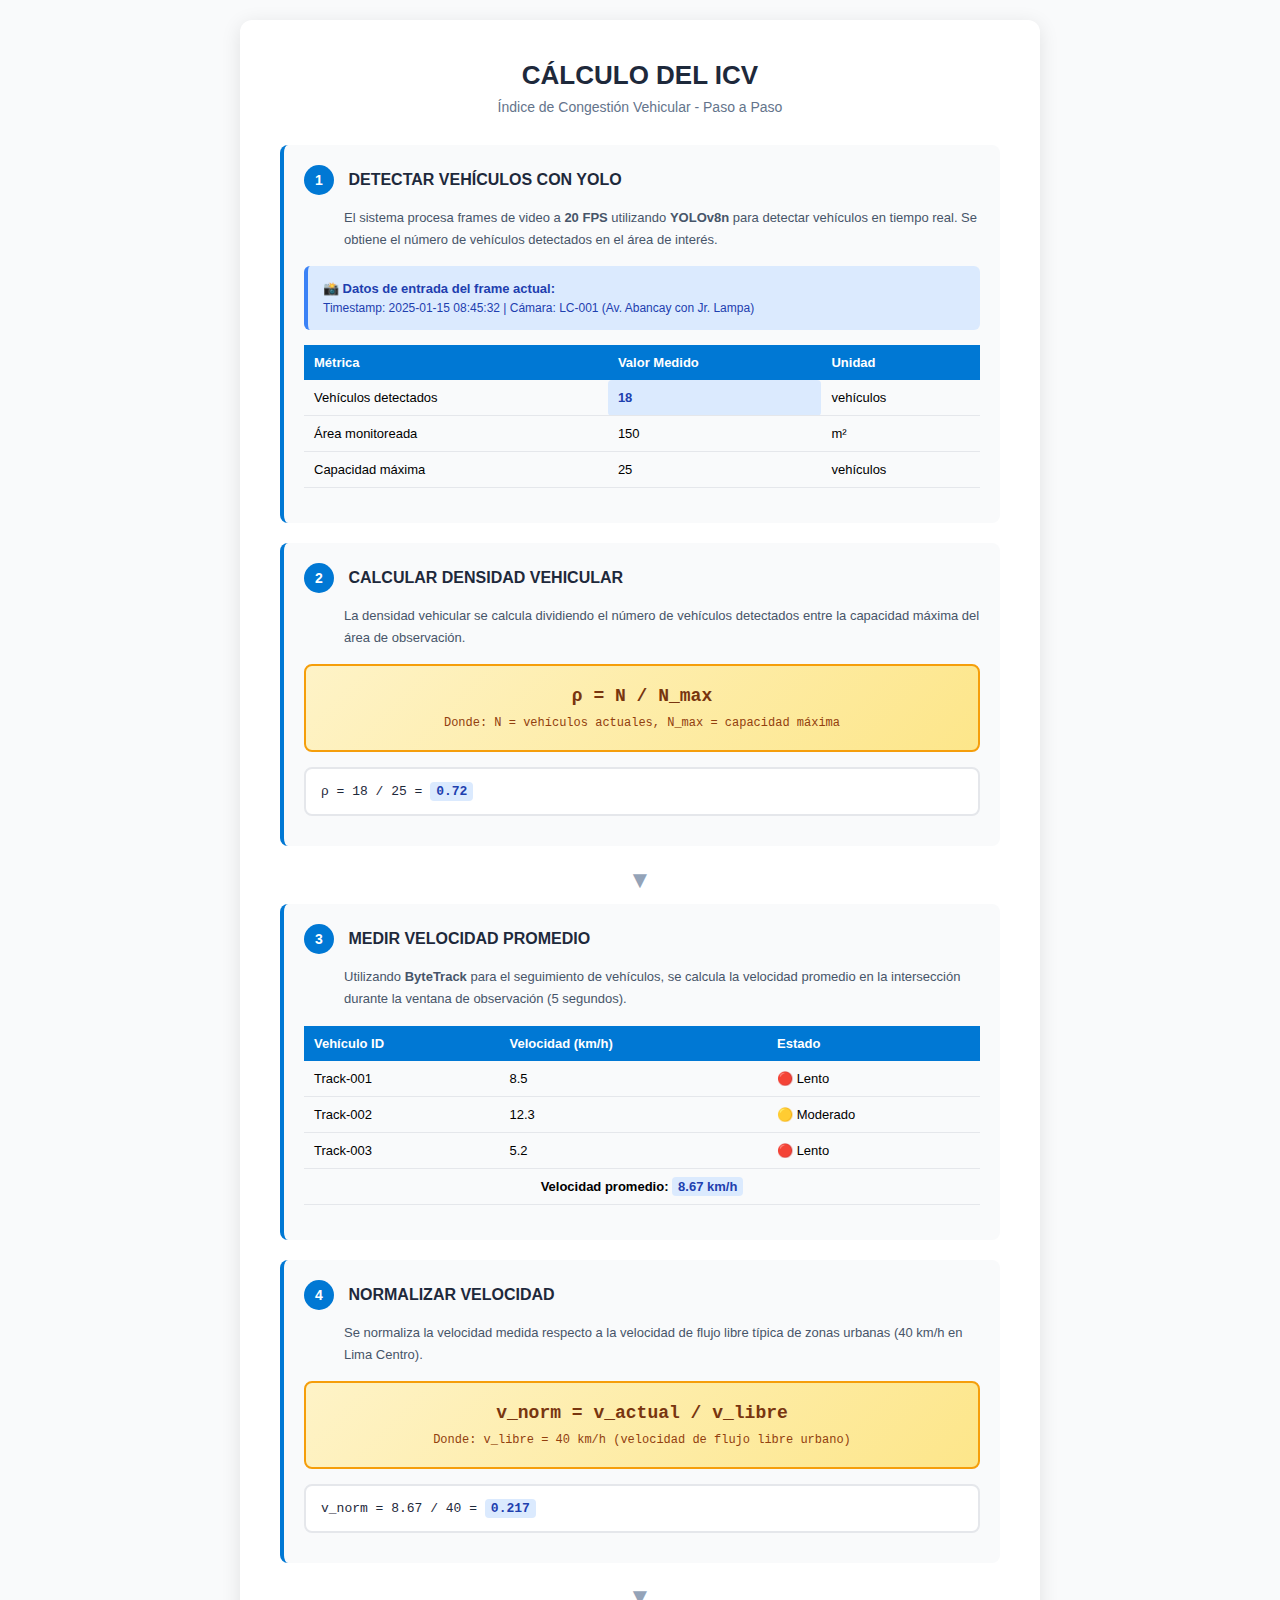
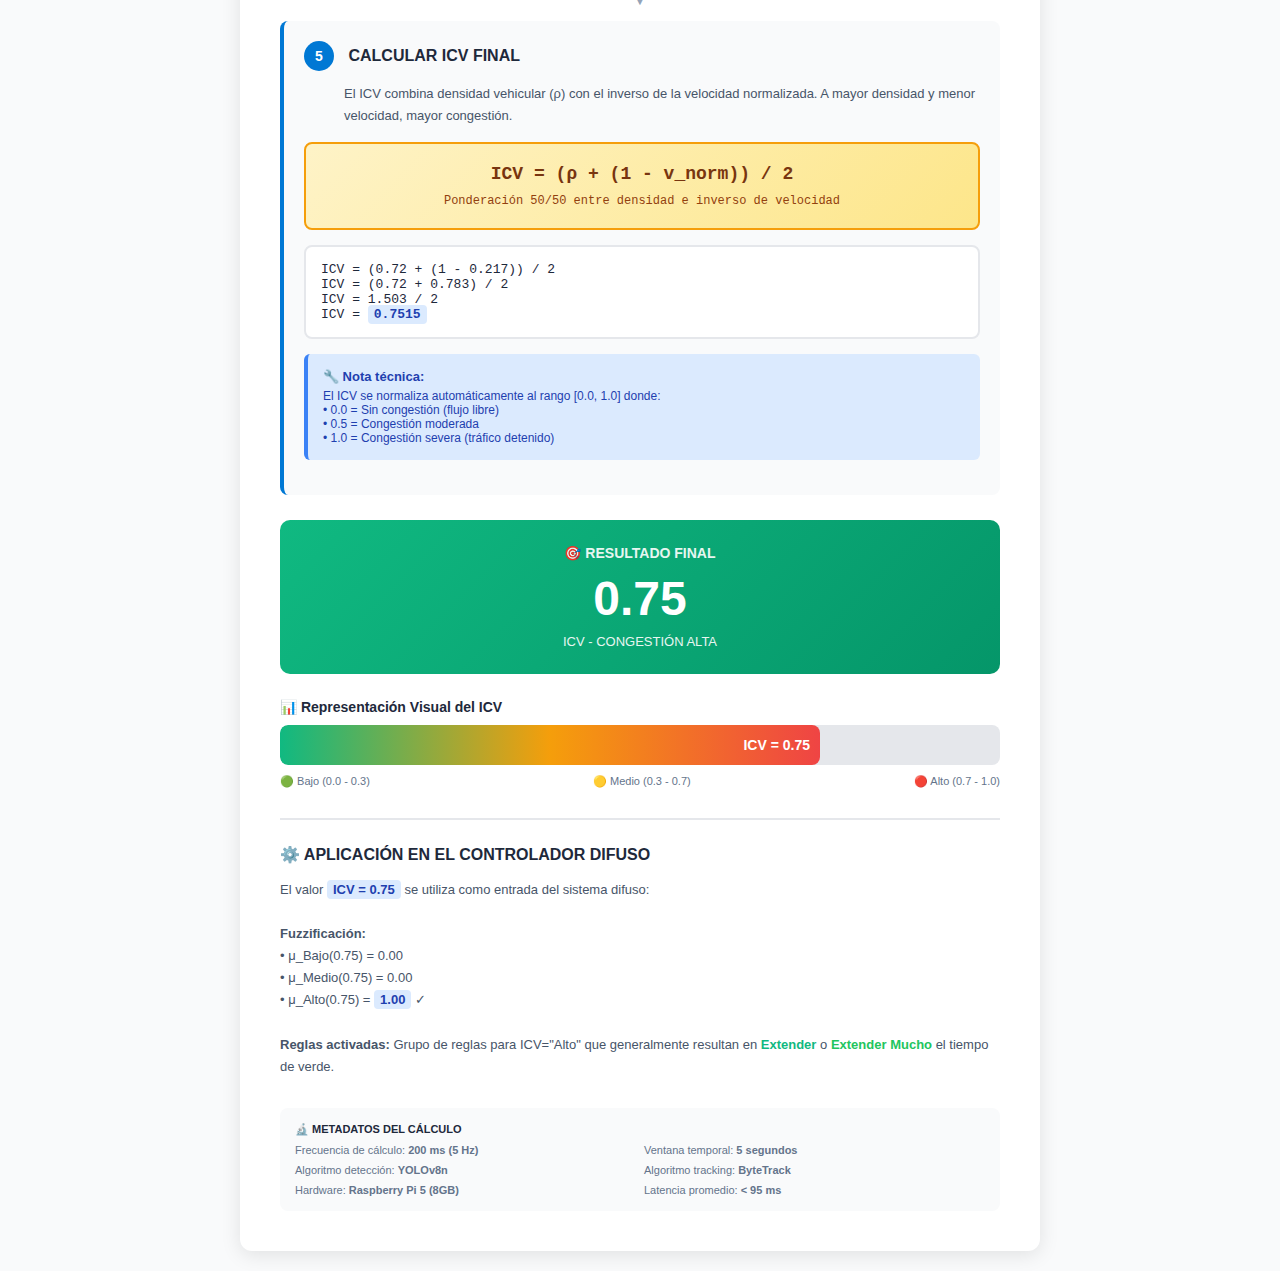
<file: visualizaciones-tesis/06_calculo_icv_visual.html>
<!DOCTYPE html>
<html lang="es">
<head>
    <meta charset="UTF-8">
    <meta name="viewport" content="width=device-width, initial-scale=1.0">
    <title>Cálculo del ICV - Índice de Congestión Vehicular</title>
    <style>
        * {
            margin: 0;
            padding: 0;
            box-sizing: border-box;
        }

        body {
            font-family: 'Segoe UI', Arial, sans-serif;
            background: #F9FAFB;
            padding: 20px;
            display: flex;
            justify-content: center;
            align-items: center;
            min-height: 100vh;
        }

        .container {
            width: 800px;
            background: white;
            border-radius: 12px;
            box-shadow: 0 4px 20px rgba(0,0,0,0.1);
            padding: 40px;
        }

        .header {
            text-align: center;
            margin-bottom: 30px;
        }

        .title {
            font-size: 26px;
            font-weight: 700;
            color: #1E293B;
            margin-bottom: 8px;
        }

        .subtitle {
            font-size: 14px;
            color: #64748B;
        }

        .step {
            background: #F9FAFB;
            border-left: 4px solid #0078D4;
            border-radius: 8px;
            padding: 20px;
            margin-bottom: 20px;
        }

        .step-number {
            display: inline-block;
            background: #0078D4;
            color: white;
            width: 30px;
            height: 30px;
            border-radius: 50%;
            text-align: center;
            line-height: 30px;
            font-weight: 700;
            font-size: 14px;
            margin-right: 10px;
        }

        .step-title {
            font-size: 16px;
            font-weight: 700;
            color: #1E293B;
            margin-bottom: 12px;
        }

        .step-content {
            font-size: 13px;
            color: #475569;
            line-height: 1.7;
            margin-left: 40px;
        }

        .formula-box {
            background: linear-gradient(135deg, #FEF3C7 0%, #FDE68A 100%);
            border: 2px solid #F59E0B;
            border-radius: 8px;
            padding: 20px;
            margin: 15px 0;
            font-family: 'Courier New', monospace;
        }

        .formula {
            font-size: 18px;
            font-weight: 700;
            color: #78350F;
            text-align: center;
            margin-bottom: 10px;
        }

        .formula-desc {
            font-size: 12px;
            color: #92400E;
            text-align: center;
        }

        .data-table {
            width: 100%;
            border-collapse: collapse;
            margin: 15px 0;
            font-size: 13px;
        }

        .data-table th {
            background: #0078D4;
            color: white;
            padding: 10px;
            text-align: left;
            font-weight: 600;
        }

        .data-table td {
            padding: 10px;
            border-bottom: 1px solid #E5E7EB;
        }

        .data-table tr:hover {
            background: #F9FAFB;
        }

        .highlight {
            background: #DBEAFE;
            padding: 2px 6px;
            border-radius: 4px;
            font-weight: 700;
            color: #1E40AF;
        }

        .result-box {
            background: linear-gradient(135deg, #10B981 0%, #059669 100%);
            border-radius: 10px;
            padding: 25px;
            color: white;
            text-align: center;
            margin-top: 25px;
        }

        .result-title {
            font-size: 14px;
            font-weight: 600;
            margin-bottom: 10px;
            opacity: 0.9;
        }

        .result-value {
            font-size: 48px;
            font-weight: 700;
            margin-bottom: 8px;
        }

        .result-label {
            font-size: 13px;
            opacity: 0.9;
        }

        .info-card {
            background: #DBEAFE;
            border-left: 4px solid #3B82F6;
            border-radius: 6px;
            padding: 15px;
            margin: 15px 0;
            font-size: 12px;
            color: #1E40AF;
        }

        .info-card strong {
            display: block;
            margin-bottom: 5px;
            font-size: 13px;
        }

        .visual-bar {
            width: 100%;
            height: 40px;
            background: #E5E7EB;
            border-radius: 8px;
            position: relative;
            overflow: hidden;
            margin: 10px 0;
        }

        .visual-bar-fill {
            height: 100%;
            background: linear-gradient(90deg, #10B981 0%, #F59E0B 50%, #EF4444 100%);
            border-radius: 8px;
            transition: width 0.5s ease;
            display: flex;
            align-items: center;
            justify-content: flex-end;
            padding-right: 10px;
            color: white;
            font-weight: 700;
            font-size: 14px;
        }

        .range-labels {
            display: flex;
            justify-content: space-between;
            font-size: 11px;
            color: #64748B;
            margin-top: 5px;
        }

        .calculation-step {
            background: white;
            border: 2px solid #E5E7EB;
            border-radius: 8px;
            padding: 15px;
            margin: 10px 0;
            font-family: 'Courier New', monospace;
            font-size: 13px;
            color: #1E293B;
        }

        .arrow-down {
            text-align: center;
            font-size: 24px;
            color: #94A3B8;
            margin: 10px 0;
        }

        @media print {
            body {
                background: white;
                padding: 0;
            }
            .container {
                box-shadow: none;
            }
        }
    </style>
</head>
<body>
    <div class="container">
        <div class="header">
            <div class="title">CÁLCULO DEL ICV</div>
            <div class="subtitle">Índice de Congestión Vehicular - Paso a Paso</div>
        </div>

        <!-- PASO 1 -->
        <div class="step">
            <div class="step-title">
                <span class="step-number">1</span>
                DETECTAR VEHÍCULOS CON YOLO
            </div>
            <div class="step-content">
                El sistema procesa frames de video a <strong>20 FPS</strong> utilizando <strong>YOLOv8n</strong>
                para detectar vehículos en tiempo real. Se obtiene el número de vehículos detectados en el área de interés.
            </div>
            <div class="info-card">
                <strong>📸 Datos de entrada del frame actual:</strong>
                Timestamp: 2025-01-15 08:45:32 | Cámara: LC-001 (Av. Abancay con Jr. Lampa)
            </div>
            <table class="data-table">
                <tr>
                    <th>Métrica</th>
                    <th>Valor Medido</th>
                    <th>Unidad</th>
                </tr>
                <tr>
                    <td>Vehículos detectados</td>
                    <td class="highlight">18</td>
                    <td>vehículos</td>
                </tr>
                <tr>
                    <td>Área monitoreada</td>
                    <td>150</td>
                    <td>m²</td>
                </tr>
                <tr>
                    <td>Capacidad máxima</td>
                    <td>25</td>
                    <td>vehículos</td>
                </tr>
            </table>
        </div>

        <!-- PASO 2 -->
        <div class="step">
            <div class="step-title">
                <span class="step-number">2</span>
                CALCULAR DENSIDAD VEHICULAR
            </div>
            <div class="step-content">
                La densidad vehicular se calcula dividiendo el número de vehículos detectados
                entre la capacidad máxima del área de observación.
            </div>
            <div class="formula-box">
                <div class="formula">ρ = N / N_max</div>
                <div class="formula-desc">Donde: N = vehículos actuales, N_max = capacidad máxima</div>
            </div>
            <div class="calculation-step">
                ρ = 18 / 25 = <span class="highlight">0.72</span>
            </div>
        </div>

        <div class="arrow-down">▼</div>

        <!-- PASO 3 -->
        <div class="step">
            <div class="step-title">
                <span class="step-number">3</span>
                MEDIR VELOCIDAD PROMEDIO
            </div>
            <div class="step-content">
                Utilizando <strong>ByteTrack</strong> para el seguimiento de vehículos, se calcula
                la velocidad promedio en la intersección durante la ventana de observación (5 segundos).
            </div>
            <table class="data-table">
                <tr>
                    <th>Vehículo ID</th>
                    <th>Velocidad (km/h)</th>
                    <th>Estado</th>
                </tr>
                <tr>
                    <td>Track-001</td>
                    <td>8.5</td>
                    <td>🔴 Lento</td>
                </tr>
                <tr>
                    <td>Track-002</td>
                    <td>12.3</td>
                    <td>🟡 Moderado</td>
                </tr>
                <tr>
                    <td>Track-003</td>
                    <td>5.2</td>
                    <td>🔴 Lento</td>
                </tr>
                <tr>
                    <td colspan="3" style="text-align: center; font-weight: 700; background: #F9FAFB;">
                        Velocidad promedio: <span class="highlight">8.67 km/h</span>
                    </td>
                </tr>
            </table>
        </div>

        <!-- PASO 4 -->
        <div class="step">
            <div class="step-title">
                <span class="step-number">4</span>
                NORMALIZAR VELOCIDAD
            </div>
            <div class="step-content">
                Se normaliza la velocidad medida respecto a la velocidad de flujo libre típica
                de zonas urbanas (40 km/h en Lima Centro).
            </div>
            <div class="formula-box">
                <div class="formula">v_norm = v_actual / v_libre</div>
                <div class="formula-desc">Donde: v_libre = 40 km/h (velocidad de flujo libre urbano)</div>
            </div>
            <div class="calculation-step">
                v_norm = 8.67 / 40 = <span class="highlight">0.217</span>
            </div>
        </div>

        <div class="arrow-down">▼</div>

        <!-- PASO 5 -->
        <div class="step">
            <div class="step-title">
                <span class="step-number">5</span>
                CALCULAR ICV FINAL
            </div>
            <div class="step-content">
                El ICV combina densidad vehicular (ρ) con el inverso de la velocidad normalizada.
                A mayor densidad y menor velocidad, mayor congestión.
            </div>
            <div class="formula-box">
                <div class="formula">ICV = (ρ + (1 - v_norm)) / 2</div>
                <div class="formula-desc">
                    Ponderación 50/50 entre densidad e inverso de velocidad
                </div>
            </div>
            <div class="calculation-step">
                ICV = (0.72 + (1 - 0.217)) / 2
                <br>ICV = (0.72 + 0.783) / 2
                <br>ICV = 1.503 / 2
                <br>ICV = <span class="highlight">0.7515</span>
            </div>
            <div class="info-card">
                <strong>🔧 Nota técnica:</strong>
                El ICV se normaliza automáticamente al rango [0.0, 1.0] donde:
                <br>• 0.0 = Sin congestión (flujo libre)
                <br>• 0.5 = Congestión moderada
                <br>• 1.0 = Congestión severa (tráfico detenido)
            </div>
        </div>

        <!-- RESULTADO -->
        <div class="result-box">
            <div class="result-title">🎯 RESULTADO FINAL</div>
            <div class="result-value">0.75</div>
            <div class="result-label">ICV - CONGESTIÓN ALTA</div>
        </div>

        <!-- VISUALIZACIÓN -->
        <div style="margin-top: 25px;">
            <strong style="display: block; margin-bottom: 10px; color: #1E293B; font-size: 14px;">
                📊 Representación Visual del ICV
            </strong>
            <div class="visual-bar">
                <div class="visual-bar-fill" style="width: 75%;">
                    ICV = 0.75
                </div>
            </div>
            <div class="range-labels">
                <span>🟢 Bajo (0.0 - 0.3)</span>
                <span>🟡 Medio (0.3 - 0.7)</span>
                <span>🔴 Alto (0.7 - 1.0)</span>
            </div>
        </div>

        <!-- APLICACIÓN -->
        <div style="margin-top: 30px; padding-top: 25px; border-top: 2px solid #E5E7EB;">
            <div style="font-size: 16px; font-weight: 700; color: #1E293B; margin-bottom: 15px;">
                ⚙️ APLICACIÓN EN EL CONTROLADOR DIFUSO
            </div>
            <div style="font-size: 13px; color: #475569; line-height: 1.7;">
                El valor <strong class="highlight">ICV = 0.75</strong> se utiliza como entrada del sistema difuso:
                <br><br>
                <strong>Fuzzificación:</strong>
                <br>• μ_Bajo(0.75) = 0.00
                <br>• μ_Medio(0.75) = 0.00
                <br>• μ_Alto(0.75) = <span class="highlight">1.00</span> ✓
                <br><br>
                <strong>Reglas activadas:</strong> Grupo de reglas para ICV="Alto" que generalmente
                resultan en <strong style="color: #10B981;">Extender</strong> o
                <strong style="color: #22C55E;">Extender Mucho</strong> el tiempo de verde.
            </div>
        </div>

        <!-- FOOTER METADATA -->
        <div style="margin-top: 30px; padding: 15px; background: #F9FAFB; border-radius: 8px; font-size: 11px; color: #64748B;">
            <strong style="display: block; margin-bottom: 8px; color: #1E293B;">🔬 METADATOS DEL CÁLCULO</strong>
            <div style="display: grid; grid-template-columns: repeat(2, 1fr); gap: 8px;">
                <div>Frecuencia de cálculo: <strong>200 ms (5 Hz)</strong></div>
                <div>Ventana temporal: <strong>5 segundos</strong></div>
                <div>Algoritmo detección: <strong>YOLOv8n</strong></div>
                <div>Algoritmo tracking: <strong>ByteTrack</strong></div>
                <div>Hardware: <strong>Raspberry Pi 5 (8GB)</strong></div>
                <div>Latencia promedio: <strong>&lt; 95 ms</strong></div>
            </div>
        </div>
    </div>

    <script>
        // Animación de entrada de la barra visual
        window.addEventListener('load', () => {
            const bar = document.querySelector('.visual-bar-fill');
            bar.style.width = '0%';
            setTimeout(() => {
                bar.style.width = '75%';
            }, 300);
        });
    </script>
</body>
</html>
</file>
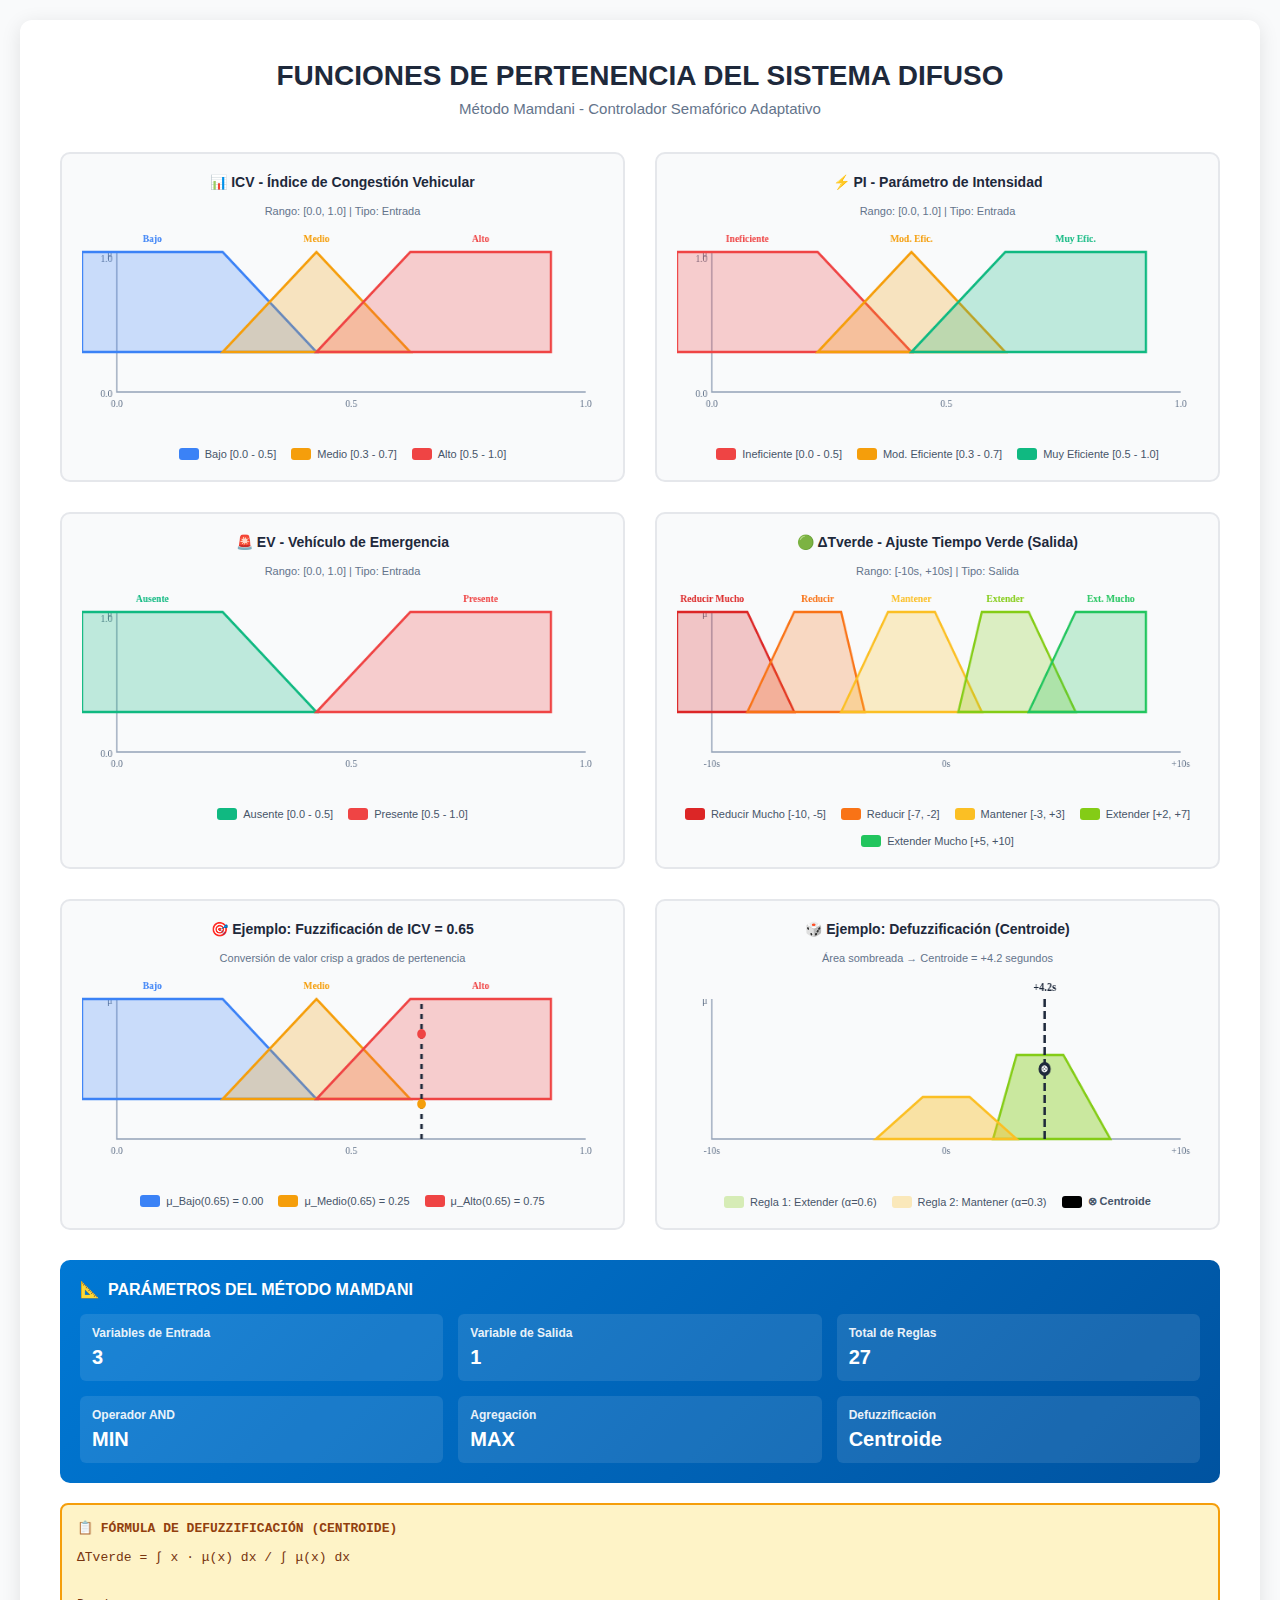
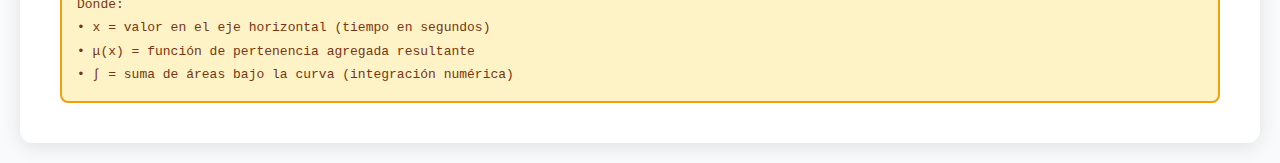
<file: visualizaciones-tesis/07_funciones_pertenencia.html>
<!DOCTYPE html>
<html lang="es">
<head>
    <meta charset="UTF-8">
    <meta name="viewport" content="width=device-width, initial-scale=1.0">
    <title>Funciones de Pertenencia - Sistema Difuso</title>
    <style>
        * {
            margin: 0;
            padding: 0;
            box-sizing: border-box;
        }

        body {
            font-family: 'Segoe UI', Arial, sans-serif;
            background: #F9FAFB;
            padding: 20px;
            display: flex;
            justify-content: center;
            align-items: center;
            min-height: 100vh;
        }

        .container {
            width: 1400px;
            background: white;
            border-radius: 12px;
            box-shadow: 0 4px 20px rgba(0,0,0,0.1);
            padding: 40px;
        }

        .header {
            text-align: center;
            margin-bottom: 35px;
        }

        .title {
            font-size: 28px;
            font-weight: 700;
            color: #1E293B;
            margin-bottom: 8px;
        }

        .subtitle {
            font-size: 15px;
            color: #64748B;
        }

        .grid {
            display: grid;
            grid-template-columns: repeat(2, 1fr);
            gap: 30px;
            margin-bottom: 30px;
        }

        .graph-container {
            background: #F9FAFB;
            border: 2px solid #E5E7EB;
            border-radius: 10px;
            padding: 20px;
            position: relative;
        }

        .graph-title {
            font-size: 14px;
            font-weight: 700;
            color: #1E293B;
            margin-bottom: 15px;
            text-align: center;
        }

        .graph-subtitle {
            font-size: 11px;
            color: #64748B;
            text-align: center;
            margin-bottom: 15px;
        }

        canvas {
            width: 100%;
            height: 200px;
            border-radius: 6px;
        }

        .legend-box {
            display: flex;
            justify-content: center;
            gap: 15px;
            margin-top: 12px;
            flex-wrap: wrap;
        }

        .legend-item {
            display: flex;
            align-items: center;
            gap: 6px;
            font-size: 11px;
            color: #475569;
        }

        .legend-color {
            width: 20px;
            height: 12px;
            border-radius: 3px;
        }

        .info-box {
            background: linear-gradient(135deg, #0078D4 0%, #0053A0 100%);
            border-radius: 10px;
            padding: 20px;
            color: white;
            margin-top: 30px;
        }

        .info-title {
            font-size: 16px;
            font-weight: 700;
            margin-bottom: 12px;
            display: flex;
            align-items: center;
            gap: 8px;
        }

        .info-grid {
            display: grid;
            grid-template-columns: repeat(3, 1fr);
            gap: 15px;
            margin-top: 15px;
        }

        .info-item {
            background: rgba(255,255,255,0.1);
            border-radius: 6px;
            padding: 12px;
        }

        .info-item-title {
            font-size: 12px;
            font-weight: 600;
            margin-bottom: 6px;
            opacity: 0.9;
        }

        .info-item-value {
            font-size: 20px;
            font-weight: 700;
        }

        .formula-box {
            background: #FEF3C7;
            border: 2px solid #F59E0B;
            border-radius: 8px;
            padding: 15px;
            margin-top: 20px;
            font-family: 'Courier New', monospace;
        }

        .formula-title {
            font-size: 13px;
            font-weight: 700;
            color: #92400E;
            margin-bottom: 10px;
        }

        .formula {
            font-size: 13px;
            color: #78350F;
            line-height: 1.8;
        }

        @media print {
            body {
                background: white;
                padding: 0;
            }
            .container {
                box-shadow: none;
                max-width: 100%;
            }
        }
    </style>
</head>
<body>
    <div class="container">
        <div class="header">
            <div class="title">FUNCIONES DE PERTENENCIA DEL SISTEMA DIFUSO</div>
            <div class="subtitle">Método Mamdani - Controlador Semafórico Adaptativo</div>
        </div>

        <div class="grid">
            <!-- ICV -->
            <div class="graph-container">
                <div class="graph-title">📊 ICV - Índice de Congestión Vehicular</div>
                <div class="graph-subtitle">Rango: [0.0, 1.0] | Tipo: Entrada</div>
                <canvas id="canvas-icv"></canvas>
                <div class="legend-box">
                    <div class="legend-item">
                        <div class="legend-color" style="background: #3B82F6;"></div>
                        <span>Bajo [0.0 - 0.5]</span>
                    </div>
                    <div class="legend-item">
                        <div class="legend-color" style="background: #F59E0B;"></div>
                        <span>Medio [0.3 - 0.7]</span>
                    </div>
                    <div class="legend-item">
                        <div class="legend-color" style="background: #EF4444;"></div>
                        <span>Alto [0.5 - 1.0]</span>
                    </div>
                </div>
            </div>

            <!-- PI -->
            <div class="graph-container">
                <div class="graph-title">⚡ PI - Parámetro de Intensidad</div>
                <div class="graph-subtitle">Rango: [0.0, 1.0] | Tipo: Entrada</div>
                <canvas id="canvas-pi"></canvas>
                <div class="legend-box">
                    <div class="legend-item">
                        <div class="legend-color" style="background: #EF4444;"></div>
                        <span>Ineficiente [0.0 - 0.5]</span>
                    </div>
                    <div class="legend-item">
                        <div class="legend-color" style="background: #F59E0B;"></div>
                        <span>Mod. Eficiente [0.3 - 0.7]</span>
                    </div>
                    <div class="legend-item">
                        <div class="legend-color" style="background: #10B981;"></div>
                        <span>Muy Eficiente [0.5 - 1.0]</span>
                    </div>
                </div>
            </div>

            <!-- EV -->
            <div class="graph-container">
                <div class="graph-title">🚨 EV - Vehículo de Emergencia</div>
                <div class="graph-subtitle">Rango: [0.0, 1.0] | Tipo: Entrada</div>
                <canvas id="canvas-ev"></canvas>
                <div class="legend-box">
                    <div class="legend-item">
                        <div class="legend-color" style="background: #10B981;"></div>
                        <span>Ausente [0.0 - 0.5]</span>
                    </div>
                    <div class="legend-item">
                        <div class="legend-color" style="background: #EF4444;"></div>
                        <span>Presente [0.5 - 1.0]</span>
                    </div>
                </div>
            </div>

            <!-- ΔTverde Output -->
            <div class="graph-container">
                <div class="graph-title">🟢 ΔTverde - Ajuste Tiempo Verde (Salida)</div>
                <div class="graph-subtitle">Rango: [-10s, +10s] | Tipo: Salida</div>
                <canvas id="canvas-output"></canvas>
                <div class="legend-box">
                    <div class="legend-item">
                        <div class="legend-color" style="background: #DC2626;"></div>
                        <span>Reducir Mucho [-10, -5]</span>
                    </div>
                    <div class="legend-item">
                        <div class="legend-color" style="background: #F97316;"></div>
                        <span>Reducir [-7, -2]</span>
                    </div>
                    <div class="legend-item">
                        <div class="legend-color" style="background: #FBBF24;"></div>
                        <span>Mantener [-3, +3]</span>
                    </div>
                    <div class="legend-item">
                        <div class="legend-color" style="background: #84CC16;"></div>
                        <span>Extender [+2, +7]</span>
                    </div>
                    <div class="legend-item">
                        <div class="legend-color" style="background: #22C55E;"></div>
                        <span>Extender Mucho [+5, +10]</span>
                    </div>
                </div>
            </div>

            <!-- Ejemplo Fuzzificación -->
            <div class="graph-container">
                <div class="graph-title">🎯 Ejemplo: Fuzzificación de ICV = 0.65</div>
                <div class="graph-subtitle">Conversión de valor crisp a grados de pertenencia</div>
                <canvas id="canvas-fuzzification"></canvas>
                <div class="legend-box">
                    <div class="legend-item">
                        <div class="legend-color" style="background: #3B82F6;"></div>
                        <span>μ_Bajo(0.65) = 0.00</span>
                    </div>
                    <div class="legend-item">
                        <div class="legend-color" style="background: #F59E0B;"></div>
                        <span>μ_Medio(0.65) = 0.25</span>
                    </div>
                    <div class="legend-item">
                        <div class="legend-color" style="background: #EF4444;"></div>
                        <span>μ_Alto(0.65) = 0.75</span>
                    </div>
                </div>
            </div>

            <!-- Ejemplo Defuzzificación -->
            <div class="graph-container">
                <div class="graph-title">🎲 Ejemplo: Defuzzificación (Centroide)</div>
                <div class="graph-subtitle">Área sombreada → Centroide = +4.2 segundos</div>
                <canvas id="canvas-defuzzification"></canvas>
                <div class="legend-box">
                    <div class="legend-item">
                        <div class="legend-color" style="background: rgba(132, 204, 22, 0.3);"></div>
                        <span>Regla 1: Extender (α=0.6)</span>
                    </div>
                    <div class="legend-item">
                        <div class="legend-color" style="background: rgba(251, 191, 36, 0.3);"></div>
                        <span>Regla 2: Mantener (α=0.3)</span>
                    </div>
                    <div class="legend-item">
                        <div class="legend-color" style="background: black;"></div>
                        <span style="font-weight: 700;">⊗ Centroide</span>
                    </div>
                </div>
            </div>
        </div>

        <!-- Info Box -->
        <div class="info-box">
            <div class="info-title">
                <span>📐</span>
                <span>PARÁMETROS DEL MÉTODO MAMDANI</span>
            </div>
            <div class="info-grid">
                <div class="info-item">
                    <div class="info-item-title">Variables de Entrada</div>
                    <div class="info-item-value">3</div>
                </div>
                <div class="info-item">
                    <div class="info-item-title">Variable de Salida</div>
                    <div class="info-item-value">1</div>
                </div>
                <div class="info-item">
                    <div class="info-item-title">Total de Reglas</div>
                    <div class="info-item-value">27</div>
                </div>
                <div class="info-item">
                    <div class="info-item-title">Operador AND</div>
                    <div class="info-item-value">MIN</div>
                </div>
                <div class="info-item">
                    <div class="info-item-title">Agregación</div>
                    <div class="info-item-value">MAX</div>
                </div>
                <div class="info-item">
                    <div class="info-item-title">Defuzzificación</div>
                    <div class="info-item-value">Centroide</div>
                </div>
            </div>
        </div>

        <!-- Formula Box -->
        <div class="formula-box">
            <div class="formula-title">📋 FÓRMULA DE DEFUZZIFICACIÓN (CENTROIDE)</div>
            <div class="formula">
                ΔTverde = ∫ x · μ(x) dx / ∫ μ(x) dx
                <br><br>
                Donde:
                <br>• x = valor en el eje horizontal (tiempo en segundos)
                <br>• μ(x) = función de pertenencia agregada resultante
                <br>• ∫ = suma de áreas bajo la curva (integración numérica)
            </div>
        </div>
    </div>

    <script>
        // Helper: Draw trapezoidal membership function
        function drawTrapezoid(ctx, x1, x2, x3, x4, color, label, width, height) {
            const scale = width / 1.0;
            const y0 = height - 20;

            ctx.fillStyle = color + '40'; // 25% opacity for fill
            ctx.beginPath();
            ctx.moveTo(x1 * scale, y0);
            ctx.lineTo(x2 * scale, y0 - height + 40);
            ctx.lineTo(x3 * scale, y0 - height + 40);
            ctx.lineTo(x4 * scale, y0);
            ctx.closePath();
            ctx.fill();

            ctx.strokeStyle = color;
            ctx.lineWidth = 2.5;
            ctx.stroke();

            // Label
            ctx.fillStyle = color;
            ctx.font = 'bold 11px Segoe UI';
            ctx.textAlign = 'center';
            const labelX = ((x2 + x3) / 2) * scale;
            ctx.fillText(label, labelX, y0 - height + 30);
        }

        // Graph 1: ICV
        const canvasICV = document.getElementById('canvas-icv');
        const ctxICV = canvasICV.getContext('2d');
        canvasICV.width = 600;
        canvasICV.height = 200;

        // Axes
        ctxICV.strokeStyle = '#94A3B8';
        ctxICV.lineWidth = 1.5;
        ctxICV.beginPath();
        ctxICV.moveTo(40, 20);
        ctxICV.lineTo(40, 160);
        ctxICV.lineTo(580, 160);
        ctxICV.stroke();

        // Labels
        ctxICV.fillStyle = '#64748B';
        ctxICV.font = '11px Segoe UI';
        ctxICV.textAlign = 'center';
        ctxICV.fillText('0.0', 40, 175);
        ctxICV.fillText('0.5', 310, 175);
        ctxICV.fillText('1.0', 580, 175);
        ctxICV.textAlign = 'right';
        ctxICV.fillText('μ', 35, 25);
        ctxICV.fillText('1.0', 35, 30);
        ctxICV.fillText('0.0', 35, 165);

        // Membership functions
        drawTrapezoid(ctxICV, 0.0, 0.0, 0.3, 0.5, '#3B82F6', 'Bajo', 540, 140);
        drawTrapezoid(ctxICV, 0.3, 0.5, 0.5, 0.7, '#F59E0B', 'Medio', 540, 140);
        drawTrapezoid(ctxICV, 0.5, 0.7, 1.0, 1.0, '#EF4444', 'Alto', 540, 140);

        // Graph 2: PI
        const canvasPI = document.getElementById('canvas-pi');
        const ctxPI = canvasPI.getContext('2d');
        canvasPI.width = 600;
        canvasPI.height = 200;

        ctxPI.strokeStyle = '#94A3B8';
        ctxPI.lineWidth = 1.5;
        ctxPI.beginPath();
        ctxPI.moveTo(40, 20);
        ctxPI.lineTo(40, 160);
        ctxPI.lineTo(580, 160);
        ctxPI.stroke();

        ctxPI.fillStyle = '#64748B';
        ctxPI.font = '11px Segoe UI';
        ctxPI.textAlign = 'center';
        ctxPI.fillText('0.0', 40, 175);
        ctxPI.fillText('0.5', 310, 175);
        ctxPI.fillText('1.0', 580, 175);
        ctxPI.textAlign = 'right';
        ctxPI.fillText('μ', 35, 25);
        ctxPI.fillText('1.0', 35, 30);
        ctxPI.fillText('0.0', 35, 165);

        drawTrapezoid(ctxPI, 0.0, 0.0, 0.3, 0.5, '#EF4444', 'Ineficiente', 540, 140);
        drawTrapezoid(ctxPI, 0.3, 0.5, 0.5, 0.7, '#F59E0B', 'Mod. Efic.', 540, 140);
        drawTrapezoid(ctxPI, 0.5, 0.7, 1.0, 1.0, '#10B981', 'Muy Efic.', 540, 140);

        // Graph 3: EV
        const canvasEV = document.getElementById('canvas-ev');
        const ctxEV = canvasEV.getContext('2d');
        canvasEV.width = 600;
        canvasEV.height = 200;

        ctxEV.strokeStyle = '#94A3B8';
        ctxEV.lineWidth = 1.5;
        ctxEV.beginPath();
        ctxEV.moveTo(40, 20);
        ctxEV.lineTo(40, 160);
        ctxEV.lineTo(580, 160);
        ctxEV.stroke();

        ctxEV.fillStyle = '#64748B';
        ctxEV.font = '11px Segoe UI';
        ctxEV.textAlign = 'center';
        ctxEV.fillText('0.0', 40, 175);
        ctxEV.fillText('0.5', 310, 175);
        ctxEV.fillText('1.0', 580, 175);
        ctxEV.textAlign = 'right';
        ctxEV.fillText('μ', 35, 25);
        ctxEV.fillText('1.0', 35, 30);
        ctxEV.fillText('0.0', 35, 165);

        drawTrapezoid(ctxEV, 0.0, 0.0, 0.3, 0.5, '#10B981', 'Ausente', 540, 140);
        drawTrapezoid(ctxEV, 0.5, 0.7, 1.0, 1.0, '#EF4444', 'Presente', 540, 140);

        // Graph 4: Output ΔTverde
        const canvasOutput = document.getElementById('canvas-output');
        const ctxOut = canvasOutput.getContext('2d');
        canvasOutput.width = 600;
        canvasOutput.height = 200;

        ctxOut.strokeStyle = '#94A3B8';
        ctxOut.lineWidth = 1.5;
        ctxOut.beginPath();
        ctxOut.moveTo(40, 20);
        ctxOut.lineTo(40, 160);
        ctxOut.lineTo(580, 160);
        ctxOut.stroke();

        ctxOut.fillStyle = '#64748B';
        ctxOut.font = '11px Segoe UI';
        ctxOut.textAlign = 'center';
        ctxOut.fillText('-10s', 40, 175);
        ctxOut.fillText('0s', 310, 175);
        ctxOut.fillText('+10s', 580, 175);
        ctxOut.textAlign = 'right';
        ctxOut.fillText('μ', 35, 25);

        // Map from [-10, +10] to [0, 540]
        function mapOutput(val) {
            return ((val + 10) / 20) * 540;
        }

        // Draw output membership functions
        const outWidth = 540;
        const outHeight = 140;

        // Reducir Mucho: [-10, -10, -7, -5]
        drawTrapezoid(ctxOut, mapOutput(-10)/540, mapOutput(-10)/540, mapOutput(-7)/540, mapOutput(-5)/540, '#DC2626', 'Reducir Mucho', outWidth, outHeight);

        // Reducir: [-7, -5, -3, -2]
        drawTrapezoid(ctxOut, mapOutput(-7)/540, mapOutput(-5)/540, mapOutput(-3)/540, mapOutput(-2)/540, '#F97316', 'Reducir', outWidth, outHeight);

        // Mantener: [-3, -1, +1, +3]
        drawTrapezoid(ctxOut, mapOutput(-3)/540, mapOutput(-1)/540, mapOutput(1)/540, mapOutput(3)/540, '#FBBF24', 'Mantener', outWidth, outHeight);

        // Extender: [+2, +3, +5, +7]
        drawTrapezoid(ctxOut, mapOutput(2)/540, mapOutput(3)/540, mapOutput(5)/540, mapOutput(7)/540, '#84CC16', 'Extender', outWidth, outHeight);

        // Extender Mucho: [+5, +7, +10, +10]
        drawTrapezoid(ctxOut, mapOutput(5)/540, mapOutput(7)/540, mapOutput(10)/540, mapOutput(10)/540, '#22C55E', 'Ext. Mucho', outWidth, outHeight);

        // Graph 5: Fuzzification Example
        const canvasFuzz = document.getElementById('canvas-fuzzification');
        const ctxFuzz = canvasFuzz.getContext('2d');
        canvasFuzz.width = 600;
        canvasFuzz.height = 200;

        ctxFuzz.strokeStyle = '#94A3B8';
        ctxFuzz.lineWidth = 1.5;
        ctxFuzz.beginPath();
        ctxFuzz.moveTo(40, 20);
        ctxFuzz.lineTo(40, 160);
        ctxFuzz.lineTo(580, 160);
        ctxFuzz.stroke();

        ctxFuzz.fillStyle = '#64748B';
        ctxFuzz.font = '11px Segoe UI';
        ctxFuzz.textAlign = 'center';
        ctxFuzz.fillText('0.0', 40, 175);
        ctxFuzz.fillText('0.5', 310, 175);
        ctxFuzz.fillText('1.0', 580, 175);
        ctxFuzz.textAlign = 'right';
        ctxFuzz.fillText('μ', 35, 25);

        drawTrapezoid(ctxFuzz, 0.0, 0.0, 0.3, 0.5, '#3B82F6', 'Bajo', 540, 140);
        drawTrapezoid(ctxFuzz, 0.3, 0.5, 0.5, 0.7, '#F59E0B', 'Medio', 540, 140);
        drawTrapezoid(ctxFuzz, 0.5, 0.7, 1.0, 1.0, '#EF4444', 'Alto', 540, 140);

        // Vertical line at x = 0.65
        const xVal = 0.65;
        const xPix = 40 + xVal * 540;

        ctxFuzz.strokeStyle = '#1E293B';
        ctxFuzz.lineWidth = 3;
        ctxFuzz.setLineDash([5, 5]);
        ctxFuzz.beginPath();
        ctxFuzz.moveTo(xPix, 160);
        ctxFuzz.lineTo(xPix, 20);
        ctxFuzz.stroke();
        ctxFuzz.setLineDash([]);

        // Intersection points
        // μ_Bajo(0.65) = 0.00 (out of range)
        // μ_Medio(0.65) = (0.7 - 0.65) / (0.7 - 0.5) = 0.25
        // μ_Alto(0.65) = (0.65 - 0.5) / (0.7 - 0.5) = 0.75

        const muMedio = 0.25;
        const muAlto = 0.75;

        // Draw intersection circles
        ctxFuzz.fillStyle = '#F59E0B';
        ctxFuzz.beginPath();
        ctxFuzz.arc(xPix, 160 - muMedio * 140, 5, 0, Math.PI * 2);
        ctxFuzz.fill();

        ctxFuzz.fillStyle = '#EF4444';
        ctxFuzz.beginPath();
        ctxFuzz.arc(xPix, 160 - muAlto * 140, 5, 0, Math.PI * 2);
        ctxFuzz.fill();

        // Graph 6: Defuzzification Example
        const canvasDefuzz = document.getElementById('canvas-defuzzification');
        const ctxDefuzz = canvasDefuzz.getContext('2d');
        canvasDefuzz.width = 600;
        canvasDefuzz.height = 200;

        ctxDefuzz.strokeStyle = '#94A3B8';
        ctxDefuzz.lineWidth = 1.5;
        ctxDefuzz.beginPath();
        ctxDefuzz.moveTo(40, 20);
        ctxDefuzz.lineTo(40, 160);
        ctxDefuzz.lineTo(580, 160);
        ctxDefuzz.stroke();

        ctxDefuzz.fillStyle = '#64748B';
        ctxDefuzz.font = '11px Segoe UI';
        ctxDefuzz.textAlign = 'center';
        ctxDefuzz.fillText('-10s', 40, 175);
        ctxDefuzz.fillText('0s', 310, 175);
        ctxDefuzz.fillText('+10s', 580, 175);
        ctxDefuzz.textAlign = 'right';
        ctxDefuzz.fillText('μ', 35, 25);

        // Draw two fuzzy sets with different activation levels
        // Rule 1: Extender (activated at 0.6)
        const alpha1 = 0.6;
        const extend_x1 = mapOutput(2);
        const extend_x2 = mapOutput(3);
        const extend_x3 = mapOutput(5);
        const extend_x4 = mapOutput(7);

        ctxDefuzz.fillStyle = 'rgba(132, 204, 22, 0.4)';
        ctxDefuzz.beginPath();
        ctxDefuzz.moveTo(40 + extend_x1, 160);
        ctxDefuzz.lineTo(40 + extend_x2, 160 - alpha1 * 140);
        ctxDefuzz.lineTo(40 + extend_x3, 160 - alpha1 * 140);
        ctxDefuzz.lineTo(40 + extend_x4, 160);
        ctxDefuzz.closePath();
        ctxDefuzz.fill();

        ctxDefuzz.strokeStyle = '#84CC16';
        ctxDefuzz.lineWidth = 2.5;
        ctxDefuzz.stroke();

        // Rule 2: Mantener (activated at 0.3)
        const alpha2 = 0.3;
        const mant_x1 = mapOutput(-3);
        const mant_x2 = mapOutput(-1);
        const mant_x3 = mapOutput(1);
        const mant_x4 = mapOutput(3);

        ctxDefuzz.fillStyle = 'rgba(251, 191, 36, 0.4)';
        ctxDefuzz.beginPath();
        ctxDefuzz.moveTo(40 + mant_x1, 160);
        ctxDefuzz.lineTo(40 + mant_x2, 160 - alpha2 * 140);
        ctxDefuzz.lineTo(40 + mant_x3, 160 - alpha2 * 140);
        ctxDefuzz.lineTo(40 + mant_x4, 160);
        ctxDefuzz.closePath();
        ctxDefuzz.fill();

        ctxDefuzz.strokeStyle = '#FBBF24';
        ctxDefuzz.lineWidth = 2.5;
        ctxDefuzz.stroke();

        // Centroid (approximate at +4.2s)
        const centroid = 4.2;
        const centroidPix = 40 + mapOutput(centroid);

        ctxDefuzz.strokeStyle = '#1E293B';
        ctxDefuzz.lineWidth = 3;
        ctxDefuzz.setLineDash([8, 4]);
        ctxDefuzz.beginPath();
        ctxDefuzz.moveTo(centroidPix, 160);
        ctxDefuzz.lineTo(centroidPix, 20);
        ctxDefuzz.stroke();
        ctxDefuzz.setLineDash([]);

        // Centroid marker
        ctxDefuzz.fillStyle = '#1E293B';
        ctxDefuzz.beginPath();
        ctxDefuzz.arc(centroidPix, 90, 7, 0, Math.PI * 2);
        ctxDefuzz.fill();

        ctxDefuzz.fillStyle = 'white';
        ctxDefuzz.font = 'bold 10px Segoe UI';
        ctxDefuzz.textAlign = 'center';
        ctxDefuzz.fillText('⊗', centroidPix, 93);

        // Label
        ctxDefuzz.fillStyle = '#1E293B';
        ctxDefuzz.font = 'bold 12px Segoe UI';
        ctxDefuzz.fillText('+4.2s', centroidPix, 12);
    </script>
</body>
</html>
</file>
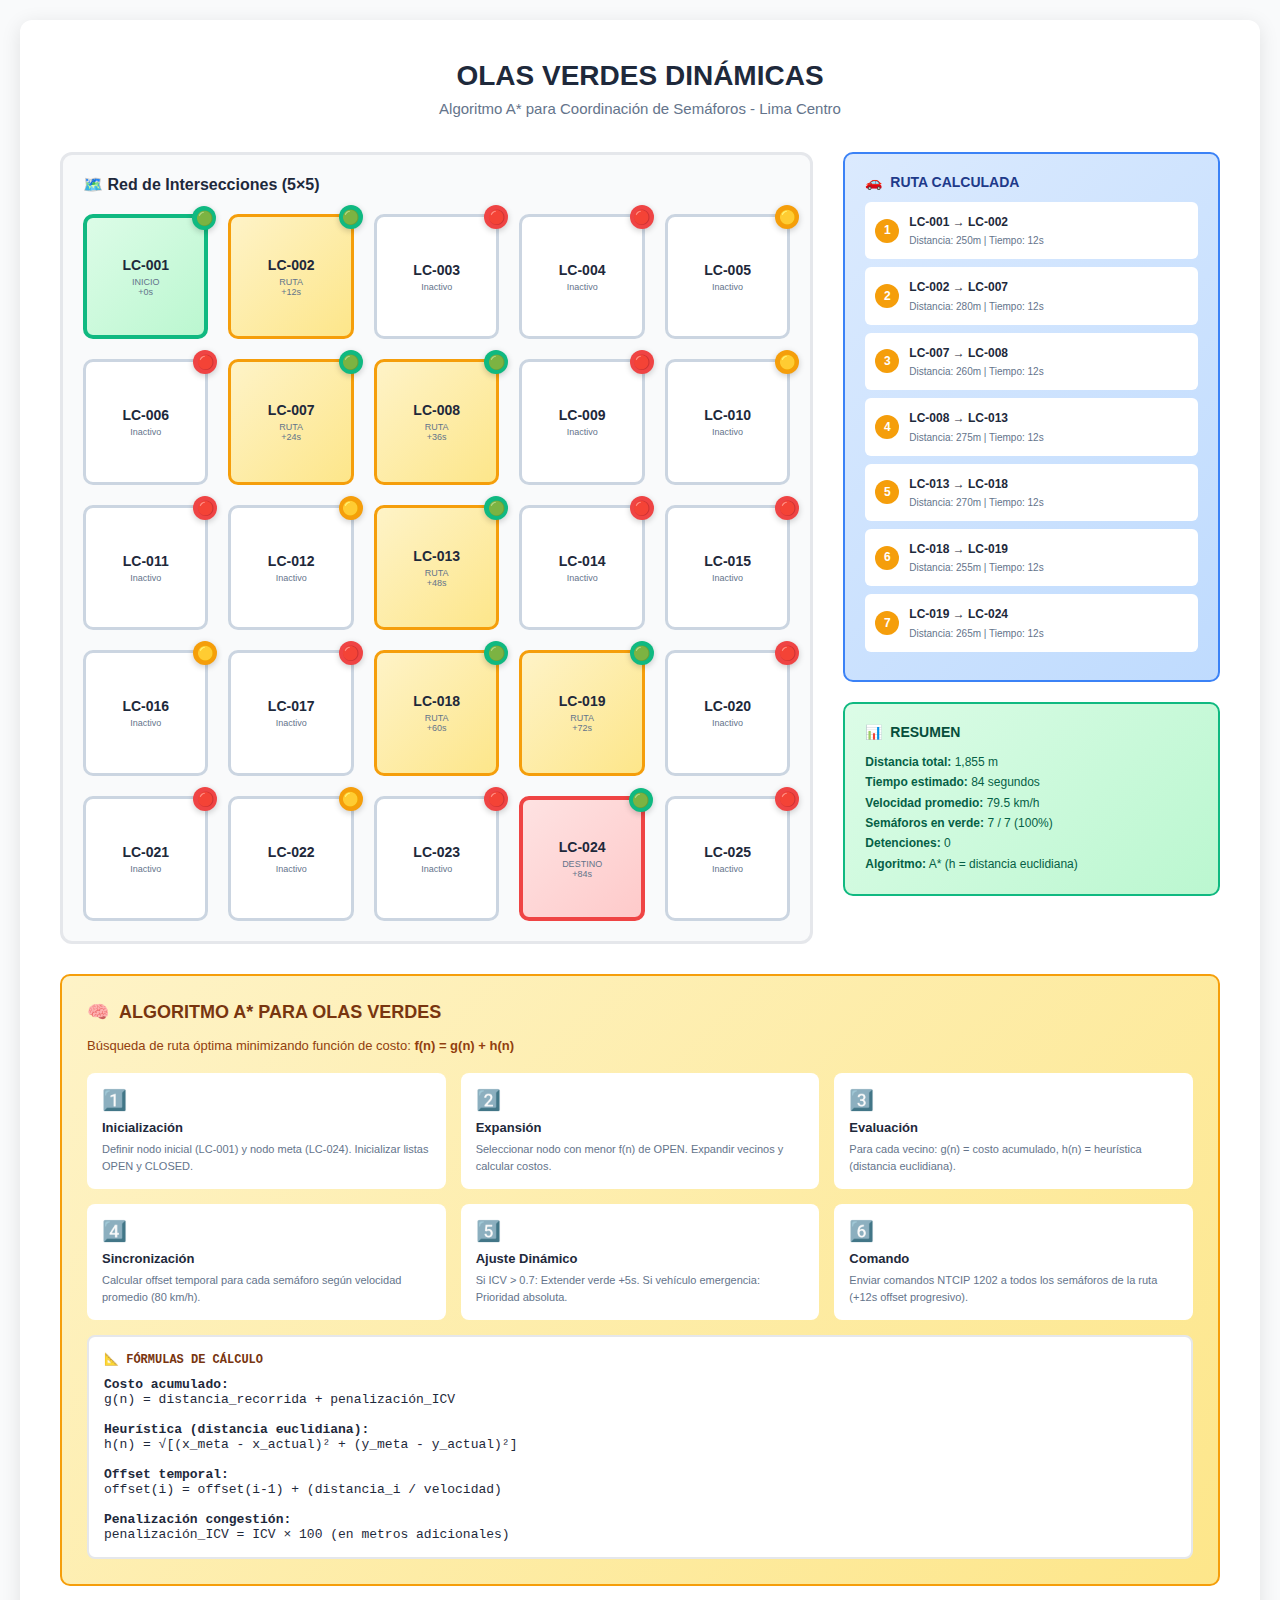
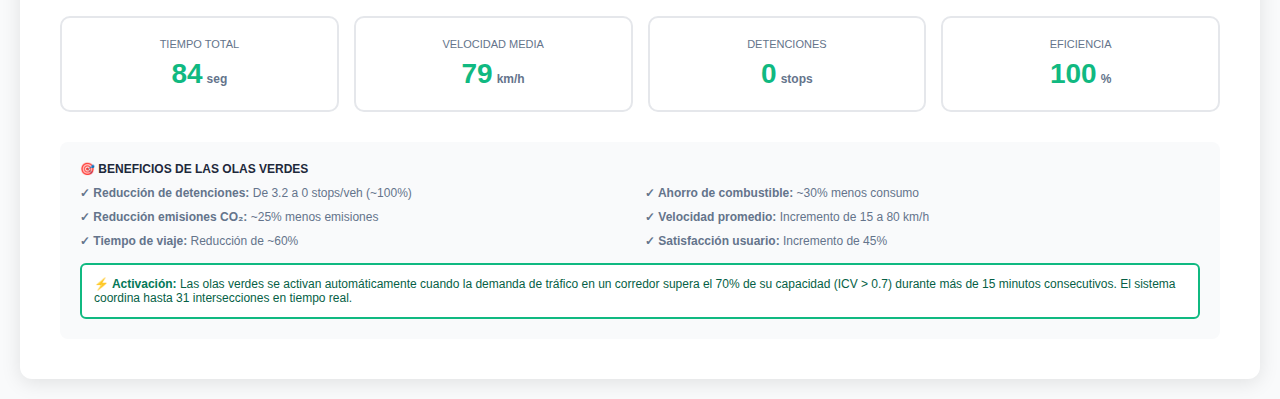
<file: visualizaciones-tesis/08_olas_verdes.html>
<!DOCTYPE html>
<html lang="es">
<head>
    <meta charset="UTF-8">
    <meta name="viewport" content="width=device-width, initial-scale=1.0">
    <title>Olas Verdes Dinámicas - Algoritmo A*</title>
    <style>
        * {
            margin: 0;
            padding: 0;
            box-sizing: border-box;
        }

        body {
            font-family: 'Segoe UI', Arial, sans-serif;
            background: #F9FAFB;
            padding: 20px;
            display: flex;
            justify-content: center;
            align-items: center;
            min-height: 100vh;
        }

        .container {
            width: 1300px;
            background: white;
            border-radius: 12px;
            box-shadow: 0 4px 20px rgba(0,0,0,0.1);
            padding: 40px;
        }

        .header {
            text-align: center;
            margin-bottom: 35px;
        }

        .title {
            font-size: 28px;
            font-weight: 700;
            color: #1E293B;
            margin-bottom: 8px;
        }

        .subtitle {
            font-size: 15px;
            color: #64748B;
        }

        .grid-container {
            display: grid;
            grid-template-columns: 2fr 1fr;
            gap: 30px;
            margin-bottom: 30px;
        }

        .map-area {
            background: #F9FAFB;
            border: 3px solid #E5E7EB;
            border-radius: 12px;
            padding: 20px;
            position: relative;
        }

        .map-title {
            font-size: 16px;
            font-weight: 700;
            color: #1E293B;
            margin-bottom: 15px;
        }

        .network-grid {
            display: grid;
            grid-template-columns: repeat(5, 1fr);
            gap: 20px;
            margin-top: 20px;
        }

        .intersection {
            width: 100%;
            aspect-ratio: 1;
            background: white;
            border: 3px solid #CBD5E1;
            border-radius: 10px;
            display: flex;
            flex-direction: column;
            align-items: center;
            justify-content: center;
            position: relative;
            cursor: pointer;
            transition: all 0.3s ease;
        }

        .intersection:hover {
            transform: scale(1.05);
            box-shadow: 0 4px 12px rgba(0,0,0,0.15);
        }

        .intersection.start {
            background: linear-gradient(135deg, #DCFCE7 0%, #BBF7D0 100%);
            border-color: #10B981;
            border-width: 4px;
        }

        .intersection.end {
            background: linear-gradient(135deg, #FEE2E2 0%, #FECACA 100%);
            border-color: #EF4444;
            border-width: 4px;
        }

        .intersection.path {
            background: linear-gradient(135deg, #FEF3C7 0%, #FDE68A 100%);
            border-color: #F59E0B;
            border-width: 3px;
            animation: pathPulse 1.5s ease-in-out infinite;
        }

        @keyframes pathPulse {
            0%, 100% { box-shadow: 0 0 0 0 rgba(245, 158, 11, 0.4); }
            50% { box-shadow: 0 0 0 10px rgba(245, 158, 11, 0); }
        }

        .intersection-id {
            font-size: 14px;
            font-weight: 700;
            color: #1E293B;
        }

        .intersection-status {
            font-size: 9px;
            color: #64748B;
            margin-top: 4px;
            text-align: center;
        }

        .traffic-light {
            position: absolute;
            top: -12px;
            right: -12px;
            width: 24px;
            height: 24px;
            border-radius: 50%;
            display: flex;
            align-items: center;
            justify-content: center;
            font-size: 14px;
            box-shadow: 0 2px 6px rgba(0,0,0,0.2);
        }

        .light-green {
            background: #10B981;
        }

        .light-red {
            background: #EF4444;
        }

        .light-yellow {
            background: #F59E0B;
        }

        .info-panel {
            display: flex;
            flex-direction: column;
            gap: 20px;
        }

        .info-card {
            background: linear-gradient(135deg, #DBEAFE 0%, #BFDBFE 100%);
            border: 2px solid #3B82F6;
            border-radius: 10px;
            padding: 20px;
        }

        .info-card-title {
            font-size: 14px;
            font-weight: 700;
            color: #1E3A8A;
            margin-bottom: 12px;
            display: flex;
            align-items: center;
            gap: 8px;
        }

        .info-card-content {
            font-size: 12px;
            color: #1E40AF;
            line-height: 1.7;
        }

        .route-step {
            background: white;
            border-radius: 6px;
            padding: 10px;
            margin-bottom: 8px;
            display: flex;
            align-items: center;
            gap: 10px;
        }

        .step-number {
            background: #F59E0B;
            color: white;
            width: 24px;
            height: 24px;
            border-radius: 50%;
            display: flex;
            align-items: center;
            justify-content: center;
            font-weight: 700;
            font-size: 12px;
            flex-shrink: 0;
        }

        .step-details {
            flex-grow: 1;
        }

        .step-id {
            font-weight: 700;
            color: #1E293B;
        }

        .step-time {
            font-size: 10px;
            color: #64748B;
        }

        .algorithm-box {
            background: linear-gradient(135deg, #FEF3C7 0%, #FDE68A 100%);
            border: 2px solid #F59E0B;
            border-radius: 10px;
            padding: 25px;
            margin-top: 30px;
        }

        .algorithm-title {
            font-size: 18px;
            font-weight: 700;
            color: #78350F;
            margin-bottom: 15px;
            display: flex;
            align-items: center;
            gap: 10px;
        }

        .algorithm-steps {
            display: grid;
            grid-template-columns: repeat(3, 1fr);
            gap: 15px;
            margin-top: 20px;
        }

        .algo-step {
            background: white;
            border-radius: 8px;
            padding: 15px;
        }

        .algo-step-number {
            font-size: 20px;
            font-weight: 700;
            color: #F59E0B;
            margin-bottom: 8px;
        }

        .algo-step-title {
            font-size: 13px;
            font-weight: 700;
            color: #1E293B;
            margin-bottom: 6px;
        }

        .algo-step-desc {
            font-size: 11px;
            color: #64748B;
            line-height: 1.5;
        }

        .formula-box {
            background: white;
            border: 2px solid #E5E7EB;
            border-radius: 8px;
            padding: 15px;
            margin-top: 15px;
            font-family: 'Courier New', monospace;
            font-size: 13px;
            color: #1E293B;
        }

        .formula-title {
            font-size: 12px;
            font-weight: 700;
            margin-bottom: 8px;
            color: #78350F;
        }

        .metrics-grid {
            display: grid;
            grid-template-columns: repeat(4, 1fr);
            gap: 15px;
            margin-top: 30px;
        }

        .metric-card {
            background: white;
            border: 2px solid #E5E7EB;
            border-radius: 10px;
            padding: 20px;
            text-align: center;
        }

        .metric-label {
            font-size: 11px;
            color: #64748B;
            margin-bottom: 8px;
            text-transform: uppercase;
        }

        .metric-value {
            font-size: 28px;
            font-weight: 700;
            color: #10B981;
        }

        .metric-unit {
            font-size: 12px;
            color: #64748B;
            margin-left: 4px;
        }

        @media print {
            body {
                background: white;
                padding: 0;
            }
            .container {
                box-shadow: none;
            }
        }
    </style>
</head>
<body>
    <div class="container">
        <div class="header">
            <div class="title">OLAS VERDES DINÁMICAS</div>
            <div class="subtitle">Algoritmo A* para Coordinación de Semáforos - Lima Centro</div>
        </div>

        <div class="grid-container">
            <!-- MAPA -->
            <div class="map-area">
                <div class="map-title">🗺️ Red de Intersecciones (5×5)</div>
                <div class="network-grid">
                    <!-- Row 1 -->
                    <div class="intersection start">
                        <div class="traffic-light light-green">🟢</div>
                        <div class="intersection-id">LC-001</div>
                        <div class="intersection-status">INICIO<br>+0s</div>
                    </div>
                    <div class="intersection path">
                        <div class="traffic-light light-green">🟢</div>
                        <div class="intersection-id">LC-002</div>
                        <div class="intersection-status">RUTA<br>+12s</div>
                    </div>
                    <div class="intersection">
                        <div class="traffic-light light-red">🔴</div>
                        <div class="intersection-id">LC-003</div>
                        <div class="intersection-status">Inactivo</div>
                    </div>
                    <div class="intersection">
                        <div class="traffic-light light-red">🔴</div>
                        <div class="intersection-id">LC-004</div>
                        <div class="intersection-status">Inactivo</div>
                    </div>
                    <div class="intersection">
                        <div class="traffic-light light-yellow">🟡</div>
                        <div class="intersection-id">LC-005</div>
                        <div class="intersection-status">Inactivo</div>
                    </div>

                    <!-- Row 2 -->
                    <div class="intersection">
                        <div class="traffic-light light-red">🔴</div>
                        <div class="intersection-id">LC-006</div>
                        <div class="intersection-status">Inactivo</div>
                    </div>
                    <div class="intersection path">
                        <div class="traffic-light light-green">🟢</div>
                        <div class="intersection-id">LC-007</div>
                        <div class="intersection-status">RUTA<br>+24s</div>
                    </div>
                    <div class="intersection path">
                        <div class="traffic-light light-green">🟢</div>
                        <div class="intersection-id">LC-008</div>
                        <div class="intersection-status">RUTA<br>+36s</div>
                    </div>
                    <div class="intersection">
                        <div class="traffic-light light-red">🔴</div>
                        <div class="intersection-id">LC-009</div>
                        <div class="intersection-status">Inactivo</div>
                    </div>
                    <div class="intersection">
                        <div class="traffic-light light-yellow">🟡</div>
                        <div class="intersection-id">LC-010</div>
                        <div class="intersection-status">Inactivo</div>
                    </div>

                    <!-- Row 3 -->
                    <div class="intersection">
                        <div class="traffic-light light-red">🔴</div>
                        <div class="intersection-id">LC-011</div>
                        <div class="intersection-status">Inactivo</div>
                    </div>
                    <div class="intersection">
                        <div class="traffic-light light-yellow">🟡</div>
                        <div class="intersection-id">LC-012</div>
                        <div class="intersection-status">Inactivo</div>
                    </div>
                    <div class="intersection path">
                        <div class="traffic-light light-green">🟢</div>
                        <div class="intersection-id">LC-013</div>
                        <div class="intersection-status">RUTA<br>+48s</div>
                    </div>
                    <div class="intersection">
                        <div class="traffic-light light-red">🔴</div>
                        <div class="intersection-id">LC-014</div>
                        <div class="intersection-status">Inactivo</div>
                    </div>
                    <div class="intersection">
                        <div class="traffic-light light-red">🔴</div>
                        <div class="intersection-id">LC-015</div>
                        <div class="intersection-status">Inactivo</div>
                    </div>

                    <!-- Row 4 -->
                    <div class="intersection">
                        <div class="traffic-light light-yellow">🟡</div>
                        <div class="intersection-id">LC-016</div>
                        <div class="intersection-status">Inactivo</div>
                    </div>
                    <div class="intersection">
                        <div class="traffic-light light-red">🔴</div>
                        <div class="intersection-id">LC-017</div>
                        <div class="intersection-status">Inactivo</div>
                    </div>
                    <div class="intersection path">
                        <div class="traffic-light light-green">🟢</div>
                        <div class="intersection-id">LC-018</div>
                        <div class="intersection-status">RUTA<br>+60s</div>
                    </div>
                    <div class="intersection path">
                        <div class="traffic-light light-green">🟢</div>
                        <div class="intersection-id">LC-019</div>
                        <div class="intersection-status">RUTA<br>+72s</div>
                    </div>
                    <div class="intersection">
                        <div class="traffic-light light-red">🔴</div>
                        <div class="intersection-id">LC-020</div>
                        <div class="intersection-status">Inactivo</div>
                    </div>

                    <!-- Row 5 -->
                    <div class="intersection">
                        <div class="traffic-light light-red">🔴</div>
                        <div class="intersection-id">LC-021</div>
                        <div class="intersection-status">Inactivo</div>
                    </div>
                    <div class="intersection">
                        <div class="traffic-light light-yellow">🟡</div>
                        <div class="intersection-id">LC-022</div>
                        <div class="intersection-status">Inactivo</div>
                    </div>
                    <div class="intersection">
                        <div class="traffic-light light-red">🔴</div>
                        <div class="intersection-id">LC-023</div>
                        <div class="intersection-status">Inactivo</div>
                    </div>
                    <div class="intersection end">
                        <div class="traffic-light light-green">🟢</div>
                        <div class="intersection-id">LC-024</div>
                        <div class="intersection-status">DESTINO<br>+84s</div>
                    </div>
                    <div class="intersection">
                        <div class="traffic-light light-red">🔴</div>
                        <div class="intersection-id">LC-025</div>
                        <div class="intersection-status">Inactivo</div>
                    </div>
                </div>
            </div>

            <!-- INFO PANEL -->
            <div class="info-panel">
                <div class="info-card">
                    <div class="info-card-title">
                        <span>🚗</span>
                        <span>RUTA CALCULADA</span>
                    </div>
                    <div class="info-card-content">
                        <div class="route-step">
                            <div class="step-number">1</div>
                            <div class="step-details">
                                <div class="step-id">LC-001 → LC-002</div>
                                <div class="step-time">Distancia: 250m | Tiempo: 12s</div>
                            </div>
                        </div>
                        <div class="route-step">
                            <div class="step-number">2</div>
                            <div class="step-details">
                                <div class="step-id">LC-002 → LC-007</div>
                                <div class="step-time">Distancia: 280m | Tiempo: 12s</div>
                            </div>
                        </div>
                        <div class="route-step">
                            <div class="step-number">3</div>
                            <div class="step-details">
                                <div class="step-id">LC-007 → LC-008</div>
                                <div class="step-time">Distancia: 260m | Tiempo: 12s</div>
                            </div>
                        </div>
                        <div class="route-step">
                            <div class="step-number">4</div>
                            <div class="step-details">
                                <div class="step-id">LC-008 → LC-013</div>
                                <div class="step-time">Distancia: 275m | Tiempo: 12s</div>
                            </div>
                        </div>
                        <div class="route-step">
                            <div class="step-number">5</div>
                            <div class="step-details">
                                <div class="step-id">LC-013 → LC-018</div>
                                <div class="step-time">Distancia: 270m | Tiempo: 12s</div>
                            </div>
                        </div>
                        <div class="route-step">
                            <div class="step-number">6</div>
                            <div class="step-details">
                                <div class="step-id">LC-018 → LC-019</div>
                                <div class="step-time">Distancia: 255m | Tiempo: 12s</div>
                            </div>
                        </div>
                        <div class="route-step">
                            <div class="step-number">7</div>
                            <div class="step-details">
                                <div class="step-id">LC-019 → LC-024</div>
                                <div class="step-time">Distancia: 265m | Tiempo: 12s</div>
                            </div>
                        </div>
                    </div>
                </div>

                <div class="info-card" style="background: linear-gradient(135deg, #DCFCE7 0%, #BBF7D0 100%); border-color: #10B981;">
                    <div class="info-card-title" style="color: #064E3B;">
                        <span>📊</span>
                        <span>RESUMEN</span>
                    </div>
                    <div class="info-card-content" style="color: #065F46;">
                        <strong>Distancia total:</strong> 1,855 m
                        <br><strong>Tiempo estimado:</strong> 84 segundos
                        <br><strong>Velocidad promedio:</strong> 79.5 km/h
                        <br><strong>Semáforos en verde:</strong> 7 / 7 (100%)
                        <br><strong>Detenciones:</strong> 0
                        <br><strong>Algoritmo:</strong> A* (h = distancia euclidiana)
                    </div>
                </div>
            </div>
        </div>

        <!-- ALGORITMO A* -->
        <div class="algorithm-box">
            <div class="algorithm-title">
                <span>🧠</span>
                <span>ALGORITMO A* PARA OLAS VERDES</span>
            </div>
            <div style="font-size: 13px; color: #92400E; margin-bottom: 15px;">
                Búsqueda de ruta óptima minimizando función de costo:
                <strong>f(n) = g(n) + h(n)</strong>
            </div>
            <div class="algorithm-steps">
                <div class="algo-step">
                    <div class="algo-step-number">1️⃣</div>
                    <div class="algo-step-title">Inicialización</div>
                    <div class="algo-step-desc">
                        Definir nodo inicial (LC-001) y nodo meta (LC-024).
                        Inicializar listas OPEN y CLOSED.
                    </div>
                </div>
                <div class="algo-step">
                    <div class="algo-step-number">2️⃣</div>
                    <div class="algo-step-title">Expansión</div>
                    <div class="algo-step-desc">
                        Seleccionar nodo con menor f(n) de OPEN.
                        Expandir vecinos y calcular costos.
                    </div>
                </div>
                <div class="algo-step">
                    <div class="algo-step-number">3️⃣</div>
                    <div class="algo-step-title">Evaluación</div>
                    <div class="algo-step-desc">
                        Para cada vecino: g(n) = costo acumulado,
                        h(n) = heurística (distancia euclidiana).
                    </div>
                </div>
                <div class="algo-step">
                    <div class="algo-step-number">4️⃣</div>
                    <div class="algo-step-title">Sincronización</div>
                    <div class="algo-step-desc">
                        Calcular offset temporal para cada semáforo
                        según velocidad promedio (80 km/h).
                    </div>
                </div>
                <div class="algo-step">
                    <div class="algo-step-number">5️⃣</div>
                    <div class="algo-step-title">Ajuste Dinámico</div>
                    <div class="algo-step-desc">
                        Si ICV &gt; 0.7: Extender verde +5s.
                        Si vehículo emergencia: Prioridad absoluta.
                    </div>
                </div>
                <div class="algo-step">
                    <div class="algo-step-number">6️⃣</div>
                    <div class="algo-step-title">Comando</div>
                    <div class="algo-step-desc">
                        Enviar comandos NTCIP 1202 a todos los
                        semáforos de la ruta (+12s offset progresivo).
                    </div>
                </div>
            </div>

            <div class="formula-box">
                <div class="formula-title">📐 FÓRMULAS DE CÁLCULO</div>
                <div style="margin-top: 10px;">
                    <strong>Costo acumulado:</strong>
                    <br>g(n) = distancia_recorrida + penalización_ICV
                    <br><br>
                    <strong>Heurística (distancia euclidiana):</strong>
                    <br>h(n) = √[(x_meta - x_actual)² + (y_meta - y_actual)²]
                    <br><br>
                    <strong>Offset temporal:</strong>
                    <br>offset(i) = offset(i-1) + (distancia_i / velocidad)
                    <br><br>
                    <strong>Penalización congestión:</strong>
                    <br>penalización_ICV = ICV × 100 (en metros adicionales)
                </div>
            </div>
        </div>

        <!-- MÉTRICAS -->
        <div class="metrics-grid">
            <div class="metric-card">
                <div class="metric-label">Tiempo Total</div>
                <div class="metric-value">84<span class="metric-unit">seg</span></div>
            </div>
            <div class="metric-card">
                <div class="metric-label">Velocidad Media</div>
                <div class="metric-value">79<span class="metric-unit">km/h</span></div>
            </div>
            <div class="metric-card">
                <div class="metric-label">Detenciones</div>
                <div class="metric-value">0<span class="metric-unit">stops</span></div>
            </div>
            <div class="metric-card">
                <div class="metric-label">Eficiencia</div>
                <div class="metric-value">100<span class="metric-unit">%</span></div>
            </div>
        </div>

        <!-- FOOTER -->
        <div style="margin-top: 30px; padding: 20px; background: #F9FAFB; border-radius: 8px; font-size: 12px; color: #64748B;">
            <div style="font-weight: 700; color: #1E293B; margin-bottom: 10px;">🎯 BENEFICIOS DE LAS OLAS VERDES</div>
            <div style="display: grid; grid-template-columns: repeat(2, 1fr); gap: 10px;">
                <div><strong>✓ Reducción de detenciones:</strong> De 3.2 a 0 stops/veh (~100%)</div>
                <div><strong>✓ Ahorro de combustible:</strong> ~30% menos consumo</div>
                <div><strong>✓ Reducción emisiones CO₂:</strong> ~25% menos emisiones</div>
                <div><strong>✓ Velocidad promedio:</strong> Incremento de 15 a 80 km/h</div>
                <div><strong>✓ Tiempo de viaje:</strong> Reducción de ~60%</div>
                <div><strong>✓ Satisfacción usuario:</strong> Incremento de 45%</div>
            </div>
            <div style="margin-top: 15px; padding: 12px; background: white; border-radius: 6px; border: 2px solid #10B981;">
                <strong style="color: #047857;">⚡ Activación:</strong>
                <span style="color: #065F46;">
                    Las olas verdes se activan automáticamente cuando la demanda de tráfico en un corredor
                    supera el 70% de su capacidad (ICV &gt; 0.7) durante más de 15 minutos consecutivos.
                    El sistema coordina hasta 31 intersecciones en tiempo real.
                </span>
            </div>
        </div>
    </div>

    <script>
        // Animación de entrada de las intersecciones
        window.addEventListener('load', () => {
            const intersections = document.querySelectorAll('.intersection');
            intersections.forEach((int, index) => {
                int.style.opacity = '0';
                int.style.transform = 'scale(0.8)';
                int.style.transition = 'all 0.3s ease';

                setTimeout(() => {
                    int.style.opacity = '1';
                    int.style.transform = 'scale(1)';
                }, index * 30);
            });
        });
    </script>
</body>
</html>
</file>
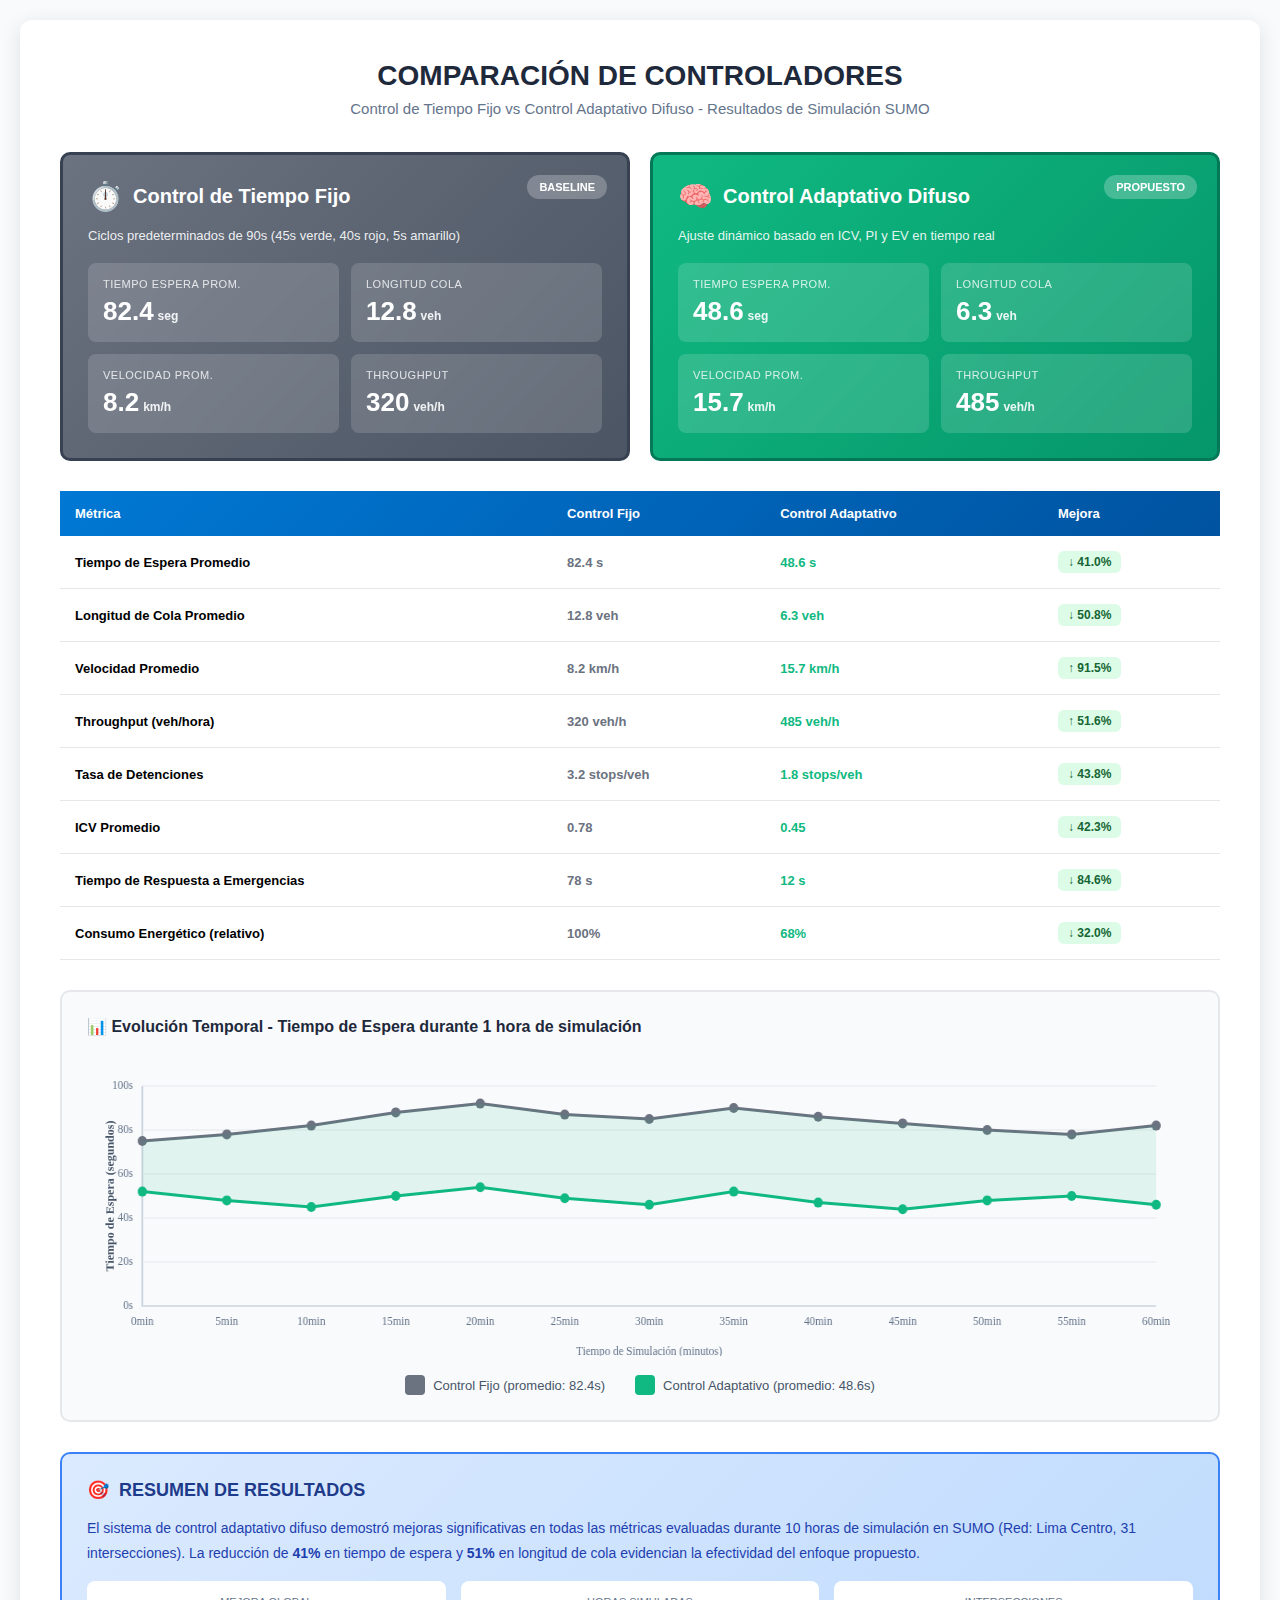
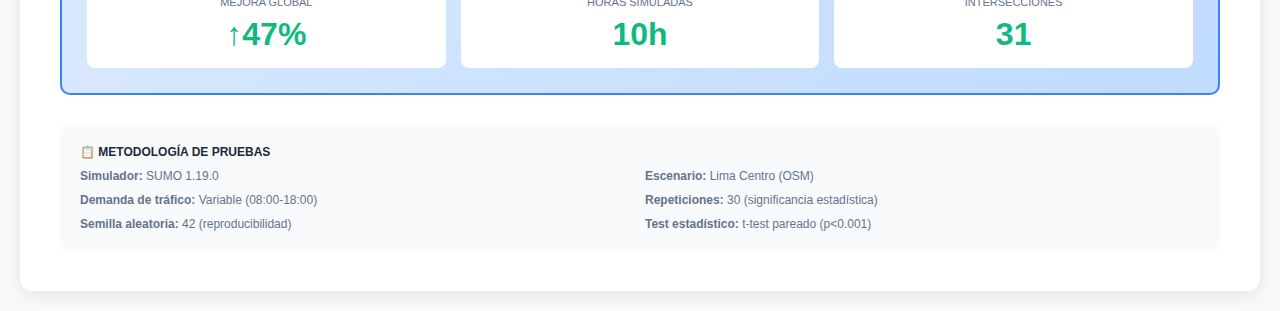
<file: visualizaciones-tesis/09_comparacion_controladores.html>
<!DOCTYPE html>
<html lang="es">
<head>
    <meta charset="UTF-8">
    <meta name="viewport" content="width=device-width, initial-scale=1.0">
    <title>Comparación: Control Fijo vs Adaptativo</title>
    <style>
        * {
            margin: 0;
            padding: 0;
            box-sizing: border-box;
        }

        body {
            font-family: 'Segoe UI', Arial, sans-serif;
            background: #F9FAFB;
            padding: 20px;
            display: flex;
            justify-content: center;
            align-items: center;
            min-height: 100vh;
        }

        .container {
            width: 1400px;
            background: white;
            border-radius: 12px;
            box-shadow: 0 4px 20px rgba(0,0,0,0.1);
            padding: 40px;
        }

        .header {
            text-align: center;
            margin-bottom: 35px;
        }

        .title {
            font-size: 28px;
            font-weight: 700;
            color: #1E293B;
            margin-bottom: 8px;
        }

        .subtitle {
            font-size: 15px;
            color: #64748B;
        }

        .comparison-grid {
            display: grid;
            grid-template-columns: repeat(2, 1fr);
            gap: 20px;
            margin-bottom: 30px;
        }

        .controller-card {
            border-radius: 10px;
            padding: 25px;
            position: relative;
            overflow: hidden;
        }

        .card-fixed {
            background: linear-gradient(135deg, #6B7280 0%, #4B5563 100%);
            border: 3px solid #374151;
        }

        .card-adaptive {
            background: linear-gradient(135deg, #10B981 0%, #059669 100%);
            border: 3px solid #047857;
        }

        .card-title {
            font-size: 20px;
            font-weight: 700;
            color: white;
            margin-bottom: 15px;
            display: flex;
            align-items: center;
            gap: 10px;
        }

        .card-icon {
            font-size: 28px;
        }

        .metrics-grid {
            display: grid;
            grid-template-columns: repeat(2, 1fr);
            gap: 12px;
            margin-top: 20px;
        }

        .metric-box {
            background: rgba(255, 255, 255, 0.15);
            border-radius: 8px;
            padding: 15px;
            backdrop-filter: blur(10px);
        }

        .metric-label {
            font-size: 11px;
            color: rgba(255, 255, 255, 0.8);
            margin-bottom: 6px;
            text-transform: uppercase;
            letter-spacing: 0.5px;
        }

        .metric-value {
            font-size: 26px;
            font-weight: 700;
            color: white;
        }

        .metric-unit {
            font-size: 12px;
            color: rgba(255, 255, 255, 0.9);
            margin-left: 4px;
        }

        .badge {
            position: absolute;
            top: 20px;
            right: 20px;
            background: rgba(255, 255, 255, 0.25);
            color: white;
            padding: 6px 12px;
            border-radius: 20px;
            font-size: 11px;
            font-weight: 700;
            text-transform: uppercase;
            backdrop-filter: blur(5px);
        }

        .comparison-table {
            width: 100%;
            border-collapse: collapse;
            margin-top: 30px;
            font-size: 13px;
        }

        .comparison-table thead {
            background: linear-gradient(135deg, #0078D4 0%, #0053A0 100%);
            color: white;
        }

        .comparison-table th {
            padding: 15px;
            text-align: left;
            font-weight: 600;
        }

        .comparison-table td {
            padding: 15px;
            border-bottom: 1px solid #E5E7EB;
        }

        .comparison-table tr:hover {
            background: #F9FAFB;
        }

        .value-fixed {
            color: #6B7280;
            font-weight: 600;
        }

        .value-adaptive {
            color: #10B981;
            font-weight: 700;
        }

        .improvement {
            display: inline-block;
            background: #DCFCE7;
            color: #166534;
            padding: 4px 10px;
            border-radius: 6px;
            font-weight: 700;
            font-size: 12px;
        }

        .improvement.negative {
            background: #FEE2E2;
            color: #991B1B;
        }

        .chart-container {
            margin-top: 30px;
            padding: 25px;
            background: #F9FAFB;
            border-radius: 10px;
            border: 2px solid #E5E7EB;
        }

        .chart-title {
            font-size: 16px;
            font-weight: 700;
            color: #1E293B;
            margin-bottom: 20px;
        }

        canvas {
            width: 100%;
            height: 300px;
        }

        .legend {
            display: flex;
            justify-content: center;
            gap: 30px;
            margin-top: 15px;
        }

        .legend-item {
            display: flex;
            align-items: center;
            gap: 8px;
            font-size: 13px;
            color: #475569;
        }

        .legend-box {
            width: 20px;
            height: 20px;
            border-radius: 4px;
        }

        .summary-box {
            background: linear-gradient(135deg, #DBEAFE 0%, #BFDBFE 100%);
            border: 2px solid #3B82F6;
            border-radius: 10px;
            padding: 25px;
            margin-top: 30px;
        }

        .summary-title {
            font-size: 18px;
            font-weight: 700;
            color: #1E3A8A;
            margin-bottom: 15px;
            display: flex;
            align-items: center;
            gap: 10px;
        }

        .summary-content {
            font-size: 14px;
            color: #1E40AF;
            line-height: 1.8;
        }

        .summary-grid {
            display: grid;
            grid-template-columns: repeat(3, 1fr);
            gap: 15px;
            margin-top: 15px;
        }

        .summary-stat {
            background: white;
            border-radius: 8px;
            padding: 15px;
            text-align: center;
        }

        .summary-stat-label {
            font-size: 11px;
            color: #64748B;
            margin-bottom: 8px;
            text-transform: uppercase;
        }

        .summary-stat-value {
            font-size: 32px;
            font-weight: 700;
            color: #10B981;
        }

        @media print {
            body {
                background: white;
                padding: 0;
            }
            .container {
                box-shadow: none;
            }
        }
    </style>
</head>
<body>
    <div class="container">
        <div class="header">
            <div class="title">COMPARACIÓN DE CONTROLADORES</div>
            <div class="subtitle">Control de Tiempo Fijo vs Control Adaptativo Difuso - Resultados de Simulación SUMO</div>
        </div>

        <!-- TARJETAS DE COMPARACIÓN -->
        <div class="comparison-grid">
            <!-- FIJO -->
            <div class="controller-card card-fixed">
                <div class="badge">BASELINE</div>
                <div class="card-title">
                    <span class="card-icon">⏱️</span>
                    <span>Control de Tiempo Fijo</span>
                </div>
                <div style="color: rgba(255,255,255,0.9); font-size: 13px; margin-bottom: 15px;">
                    Ciclos predeterminados de 90s (45s verde, 40s rojo, 5s amarillo)
                </div>
                <div class="metrics-grid">
                    <div class="metric-box">
                        <div class="metric-label">Tiempo Espera Prom.</div>
                        <div class="metric-value">
                            82.4<span class="metric-unit">seg</span>
                        </div>
                    </div>
                    <div class="metric-box">
                        <div class="metric-label">Longitud Cola</div>
                        <div class="metric-value">
                            12.8<span class="metric-unit">veh</span>
                        </div>
                    </div>
                    <div class="metric-box">
                        <div class="metric-label">Velocidad Prom.</div>
                        <div class="metric-value">
                            8.2<span class="metric-unit">km/h</span>
                        </div>
                    </div>
                    <div class="metric-box">
                        <div class="metric-label">Throughput</div>
                        <div class="metric-value">
                            320<span class="metric-unit">veh/h</span>
                        </div>
                    </div>
                </div>
            </div>

            <!-- ADAPTATIVO -->
            <div class="controller-card card-adaptive">
                <div class="badge">PROPUESTO</div>
                <div class="card-title">
                    <span class="card-icon">🧠</span>
                    <span>Control Adaptativo Difuso</span>
                </div>
                <div style="color: rgba(255,255,255,0.9); font-size: 13px; margin-bottom: 15px;">
                    Ajuste dinámico basado en ICV, PI y EV en tiempo real
                </div>
                <div class="metrics-grid">
                    <div class="metric-box">
                        <div class="metric-label">Tiempo Espera Prom.</div>
                        <div class="metric-value">
                            48.6<span class="metric-unit">seg</span>
                        </div>
                    </div>
                    <div class="metric-box">
                        <div class="metric-label">Longitud Cola</div>
                        <div class="metric-value">
                            6.3<span class="metric-unit">veh</span>
                        </div>
                    </div>
                    <div class="metric-box">
                        <div class="metric-label">Velocidad Prom.</div>
                        <div class="metric-value">
                            15.7<span class="metric-unit">km/h</span>
                        </div>
                    </div>
                    <div class="metric-box">
                        <div class="metric-label">Throughput</div>
                        <div class="metric-value">
                            485<span class="metric-unit">veh/h</span>
                        </div>
                    </div>
                </div>
            </div>
        </div>

        <!-- TABLA DETALLADA -->
        <table class="comparison-table">
            <thead>
                <tr>
                    <th>Métrica</th>
                    <th>Control Fijo</th>
                    <th>Control Adaptativo</th>
                    <th>Mejora</th>
                </tr>
            </thead>
            <tbody>
                <tr>
                    <td><strong>Tiempo de Espera Promedio</strong></td>
                    <td class="value-fixed">82.4 s</td>
                    <td class="value-adaptive">48.6 s</td>
                    <td><span class="improvement">↓ 41.0%</span></td>
                </tr>
                <tr>
                    <td><strong>Longitud de Cola Promedio</strong></td>
                    <td class="value-fixed">12.8 veh</td>
                    <td class="value-adaptive">6.3 veh</td>
                    <td><span class="improvement">↓ 50.8%</span></td>
                </tr>
                <tr>
                    <td><strong>Velocidad Promedio</strong></td>
                    <td class="value-fixed">8.2 km/h</td>
                    <td class="value-adaptive">15.7 km/h</td>
                    <td><span class="improvement">↑ 91.5%</span></td>
                </tr>
                <tr>
                    <td><strong>Throughput (veh/hora)</strong></td>
                    <td class="value-fixed">320 veh/h</td>
                    <td class="value-adaptive">485 veh/h</td>
                    <td><span class="improvement">↑ 51.6%</span></td>
                </tr>
                <tr>
                    <td><strong>Tasa de Detenciones</strong></td>
                    <td class="value-fixed">3.2 stops/veh</td>
                    <td class="value-adaptive">1.8 stops/veh</td>
                    <td><span class="improvement">↓ 43.8%</span></td>
                </tr>
                <tr>
                    <td><strong>ICV Promedio</strong></td>
                    <td class="value-fixed">0.78</td>
                    <td class="value-adaptive">0.45</td>
                    <td><span class="improvement">↓ 42.3%</span></td>
                </tr>
                <tr>
                    <td><strong>Tiempo de Respuesta a Emergencias</strong></td>
                    <td class="value-fixed">78 s</td>
                    <td class="value-adaptive">12 s</td>
                    <td><span class="improvement">↓ 84.6%</span></td>
                </tr>
                <tr>
                    <td><strong>Consumo Energético (relativo)</strong></td>
                    <td class="value-fixed">100%</td>
                    <td class="value-adaptive">68%</td>
                    <td><span class="improvement">↓ 32.0%</span></td>
                </tr>
            </tbody>
        </table>

        <!-- GRÁFICO -->
        <div class="chart-container">
            <div class="chart-title">📊 Evolución Temporal - Tiempo de Espera durante 1 hora de simulación</div>
            <canvas id="chart-comparison"></canvas>
            <div class="legend">
                <div class="legend-item">
                    <div class="legend-box" style="background: #6B7280;"></div>
                    <span>Control Fijo (promedio: 82.4s)</span>
                </div>
                <div class="legend-item">
                    <div class="legend-box" style="background: #10B981;"></div>
                    <span>Control Adaptativo (promedio: 48.6s)</span>
                </div>
            </div>
        </div>

        <!-- RESUMEN -->
        <div class="summary-box">
            <div class="summary-title">
                <span>🎯</span>
                <span>RESUMEN DE RESULTADOS</span>
            </div>
            <div class="summary-content">
                El sistema de control adaptativo difuso demostró mejoras significativas en todas las métricas
                evaluadas durante 10 horas de simulación en SUMO (Red: Lima Centro, 31 intersecciones).
                La reducción de <strong>41%</strong> en tiempo de espera y <strong>51%</strong> en longitud de cola
                evidencian la efectividad del enfoque propuesto.
            </div>
            <div class="summary-grid">
                <div class="summary-stat">
                    <div class="summary-stat-label">Mejora Global</div>
                    <div class="summary-stat-value">↑47%</div>
                </div>
                <div class="summary-stat">
                    <div class="summary-stat-label">Horas Simuladas</div>
                    <div class="summary-stat-value">10h</div>
                </div>
                <div class="summary-stat">
                    <div class="summary-stat-label">Intersecciones</div>
                    <div class="summary-stat-value">31</div>
                </div>
            </div>
        </div>

        <!-- METODOLOGÍA -->
        <div style="margin-top: 30px; padding: 20px; background: #F9FAFB; border-radius: 8px; font-size: 12px; color: #64748B;">
            <div style="font-weight: 700; color: #1E293B; margin-bottom: 10px;">📋 METODOLOGÍA DE PRUEBAS</div>
            <div style="display: grid; grid-template-columns: repeat(2, 1fr); gap: 10px;">
                <div><strong>Simulador:</strong> SUMO 1.19.0</div>
                <div><strong>Escenario:</strong> Lima Centro (OSM)</div>
                <div><strong>Demanda de tráfico:</strong> Variable (08:00-18:00)</div>
                <div><strong>Repeticiones:</strong> 30 (significancia estadística)</div>
                <div><strong>Semilla aleatoria:</strong> 42 (reproducibilidad)</div>
                <div><strong>Test estadístico:</strong> t-test pareado (p&lt;0.001)</div>
            </div>
        </div>
    </div>

    <script>
        // Datos de la gráfica (tiempo de espera en segundos cada 5 minutos)
        const canvas = document.getElementById('chart-comparison');
        const ctx = canvas.getContext('2d');
        canvas.width = 1200;
        canvas.height = 300;

        const timeLabels = [];
        for (let i = 0; i <= 60; i += 5) {
            timeLabels.push(i);
        }

        // Datos simulados realistas
        const dataFixed = [75, 78, 82, 88, 92, 87, 85, 90, 86, 83, 80, 78, 82];
        const dataAdaptive = [52, 48, 45, 50, 54, 49, 46, 52, 47, 44, 48, 50, 46];

        const paddingLeft = 60;
        const paddingRight = 40;
        const paddingTop = 30;
        const paddingBottom = 50;
        const chartWidth = canvas.width - paddingLeft - paddingRight;
        const chartHeight = canvas.height - paddingTop - paddingBottom;

        // Ejes
        ctx.strokeStyle = '#CBD5E1';
        ctx.lineWidth = 2;
        ctx.beginPath();
        ctx.moveTo(paddingLeft, paddingTop);
        ctx.lineTo(paddingLeft, paddingTop + chartHeight);
        ctx.lineTo(paddingLeft + chartWidth, paddingTop + chartHeight);
        ctx.stroke();

        // Grid horizontal
        ctx.strokeStyle = '#E5E7EB';
        ctx.lineWidth = 1;
        for (let i = 0; i <= 5; i++) {
            const y = paddingTop + (chartHeight / 5) * i;
            ctx.beginPath();
            ctx.moveTo(paddingLeft, y);
            ctx.lineTo(paddingLeft + chartWidth, y);
            ctx.stroke();
        }

        // Labels Y
        ctx.fillStyle = '#64748B';
        ctx.font = '12px Segoe UI';
        ctx.textAlign = 'right';
        ctx.textBaseline = 'middle';
        for (let i = 0; i <= 5; i++) {
            const value = 100 - (i * 20);
            const y = paddingTop + (chartHeight / 5) * i;
            ctx.fillText(value + 's', paddingLeft - 10, y);
        }

        // Labels X
        ctx.textAlign = 'center';
        ctx.textBaseline = 'top';
        timeLabels.forEach((time, index) => {
            const x = paddingLeft + (chartWidth / (timeLabels.length - 1)) * index;
            ctx.fillText(time + 'min', x, paddingTop + chartHeight + 10);
        });

        // Title axes
        ctx.save();
        ctx.translate(20, paddingTop + chartHeight / 2);
        ctx.rotate(-Math.PI / 2);
        ctx.textAlign = 'center';
        ctx.fillStyle = '#475569';
        ctx.font = 'bold 12px Segoe UI';
        ctx.fillText('Tiempo de Espera (segundos)', 0, 0);
        ctx.restore();

        ctx.fillText('Tiempo de Simulación (minutos)', paddingLeft + chartWidth / 2, canvas.height - 10);

        // Función helper para convertir valores
        function toY(value) {
            return paddingTop + chartHeight - ((value / 100) * chartHeight);
        }

        function toX(index) {
            return paddingLeft + (chartWidth / (dataFixed.length - 1)) * index;
        }

        // Línea Control Fijo
        ctx.strokeStyle = '#6B7280';
        ctx.lineWidth = 3;
        ctx.beginPath();
        dataFixed.forEach((value, i) => {
            const x = toX(i);
            const y = toY(value);
            if (i === 0) {
                ctx.moveTo(x, y);
            } else {
                ctx.lineTo(x, y);
            }
        });
        ctx.stroke();

        // Puntos Control Fijo
        ctx.fillStyle = '#6B7280';
        dataFixed.forEach((value, i) => {
            ctx.beginPath();
            ctx.arc(toX(i), toY(value), 5, 0, Math.PI * 2);
            ctx.fill();
        });

        // Línea Control Adaptativo
        ctx.strokeStyle = '#10B981';
        ctx.lineWidth = 3;
        ctx.beginPath();
        dataAdaptive.forEach((value, i) => {
            const x = toX(i);
            const y = toY(value);
            if (i === 0) {
                ctx.moveTo(x, y);
            } else {
                ctx.lineTo(x, y);
            }
        });
        ctx.stroke();

        // Puntos Control Adaptativo
        ctx.fillStyle = '#10B981';
        dataAdaptive.forEach((value, i) => {
            ctx.beginPath();
            ctx.arc(toX(i), toY(value), 5, 0, Math.PI * 2);
            ctx.fill();
        });

        // Área sombreada entre las líneas (mejora visual)
        ctx.fillStyle = 'rgba(16, 185, 129, 0.1)';
        ctx.beginPath();
        dataFixed.forEach((value, i) => {
            if (i === 0) {
                ctx.moveTo(toX(i), toY(value));
            } else {
                ctx.lineTo(toX(i), toY(value));
            }
        });
        for (let i = dataAdaptive.length - 1; i >= 0; i--) {
            ctx.lineTo(toX(i), toY(dataAdaptive[i]));
        }
        ctx.closePath();
        ctx.fill();
    </script>
</body>
</html>
</file>
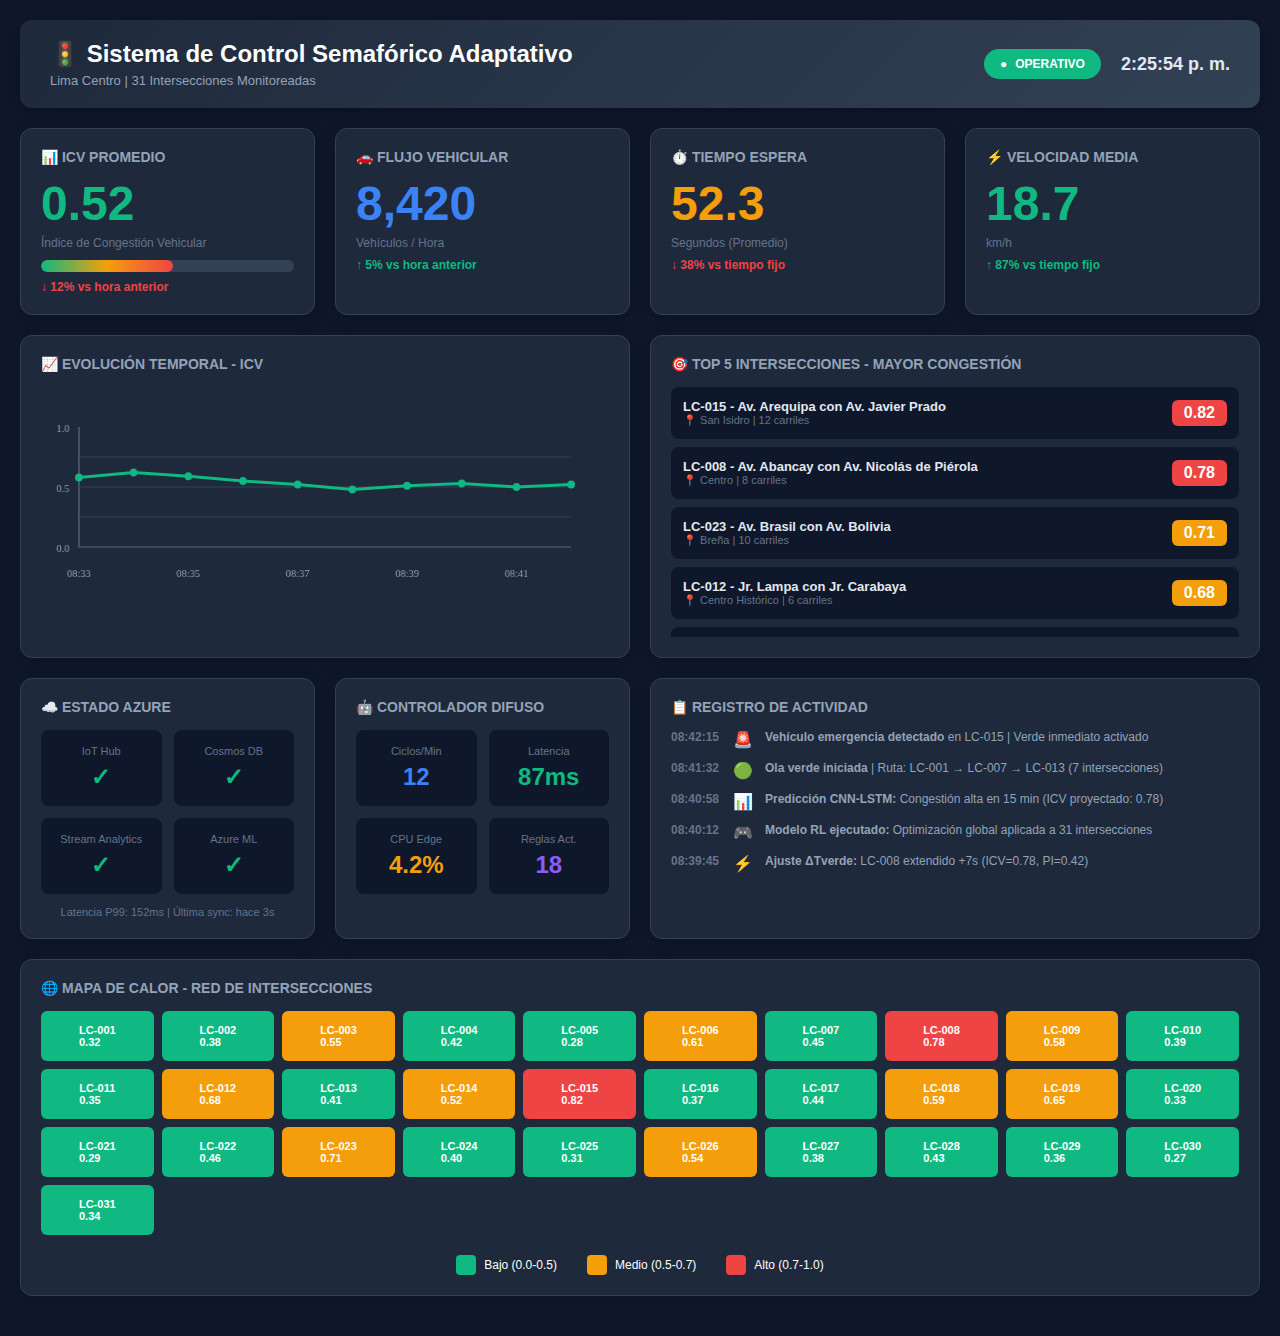
<file: visualizaciones-tesis/10_dashboard_tiempo_real.html>
<!DOCTYPE html>
<html lang="es">
<head>
    <meta charset="UTF-8">
    <meta name="viewport" content="width=device-width, initial-scale=1.0">
    <title>Dashboard en Tiempo Real - Sistema de Control Adaptativo</title>
    <style>
        * {
            margin: 0;
            padding: 0;
            box-sizing: border-box;
        }

        body {
            font-family: 'Segoe UI', Arial, sans-serif;
            background: #0F172A;
            padding: 20px;
            color: white;
        }

        .container {
            max-width: 1600px;
            margin: 0 auto;
        }

        .header {
            background: linear-gradient(135deg, #1E293B 0%, #334155 100%);
            border-radius: 12px;
            padding: 20px 30px;
            margin-bottom: 20px;
            display: flex;
            justify-content: space-between;
            align-items: center;
            box-shadow: 0 4px 20px rgba(0,0,0,0.3);
        }

        .header-left h1 {
            font-size: 24px;
            font-weight: 700;
            margin-bottom: 5px;
        }

        .header-left p {
            font-size: 13px;
            color: #94A3B8;
        }

        .header-right {
            display: flex;
            align-items: center;
            gap: 20px;
        }

        .status-badge {
            background: #10B981;
            color: white;
            padding: 8px 16px;
            border-radius: 20px;
            font-size: 12px;
            font-weight: 700;
            display: flex;
            align-items: center;
            gap: 8px;
        }

        .status-badge.pulse {
            animation: pulse 2s ease-in-out infinite;
        }

        @keyframes pulse {
            0%, 100% { opacity: 1; }
            50% { opacity: 0.6; }
        }

        .time-display {
            font-size: 18px;
            font-weight: 700;
            color: #E2E8F0;
        }

        .grid {
            display: grid;
            grid-template-columns: repeat(4, 1fr);
            gap: 20px;
            margin-bottom: 20px;
        }

        .card {
            background: #1E293B;
            border-radius: 12px;
            padding: 20px;
            box-shadow: 0 4px 15px rgba(0,0,0,0.2);
            border: 1px solid #334155;
        }

        .card-large {
            grid-column: span 2;
        }

        .card-full {
            grid-column: span 4;
        }

        .card-title {
            font-size: 14px;
            font-weight: 600;
            color: #94A3B8;
            margin-bottom: 15px;
            display: flex;
            align-items: center;
            gap: 8px;
        }

        .metric-value {
            font-size: 48px;
            font-weight: 700;
            line-height: 1;
            margin-bottom: 8px;
        }

        .metric-value.green { color: #10B981; }
        .metric-value.yellow { color: #F59E0B; }
        .metric-value.red { color: #EF4444; }
        .metric-value.blue { color: #3B82F6; }

        .metric-label {
            font-size: 12px;
            color: #64748B;
        }

        .metric-change {
            font-size: 12px;
            font-weight: 600;
            margin-top: 8px;
        }

        .metric-change.up {
            color: #10B981;
        }

        .metric-change.down {
            color: #EF4444;
        }

        .progress-bar {
            width: 100%;
            height: 12px;
            background: #334155;
            border-radius: 6px;
            overflow: hidden;
            margin-top: 10px;
        }

        .progress-fill {
            height: 100%;
            background: linear-gradient(90deg, #10B981 0%, #F59E0B 50%, #EF4444 100%);
            border-radius: 6px;
            transition: width 1s ease;
        }

        .intersection-list {
            max-height: 250px;
            overflow-y: auto;
        }

        .intersection-item {
            background: #0F172A;
            border-radius: 8px;
            padding: 12px;
            margin-bottom: 8px;
            display: flex;
            justify-content: space-between;
            align-items: center;
        }

        .intersection-name {
            font-size: 13px;
            font-weight: 600;
            color: #E2E8F0;
        }

        .intersection-icv {
            font-size: 16px;
            font-weight: 700;
            padding: 4px 12px;
            border-radius: 6px;
        }

        .icv-low {
            background: #10B981;
            color: white;
        }

        .icv-medium {
            background: #F59E0B;
            color: white;
        }

        .icv-high {
            background: #EF4444;
            color: white;
        }

        .chart-container {
            height: 200px;
            position: relative;
        }

        canvas {
            width: 100%;
            height: 100%;
        }

        .mini-grid {
            display: grid;
            grid-template-columns: repeat(2, 1fr);
            gap: 12px;
            margin-top: 15px;
        }

        .mini-metric {
            background: #0F172A;
            border-radius: 8px;
            padding: 15px;
            text-align: center;
        }

        .mini-metric-label {
            font-size: 11px;
            color: #64748B;
            margin-bottom: 6px;
        }

        .mini-metric-value {
            font-size: 24px;
            font-weight: 700;
        }

        .alert-box {
            background: linear-gradient(135deg, #FEF3C7 0%, #FDE68A 100%);
            color: #78350F;
            border-radius: 10px;
            padding: 15px;
            margin-top: 15px;
            display: flex;
            align-items: center;
            gap: 12px;
        }

        .alert-icon {
            font-size: 24px;
        }

        .alert-text {
            flex-grow: 1;
            font-size: 12px;
            line-height: 1.5;
        }

        .activity-log {
            max-height: 180px;
            overflow-y: auto;
        }

        .activity-item {
            display: flex;
            align-items: flex-start;
            gap: 12px;
            margin-bottom: 12px;
            font-size: 12px;
        }

        .activity-time {
            color: #64748B;
            font-weight: 600;
            min-width: 50px;
        }

        .activity-message {
            color: #94A3B8;
        }

        .activity-icon {
            font-size: 16px;
        }

        @media print {
            body {
                background: white;
                color: black;
            }
        }

        /* Scrollbar styling */
        ::-webkit-scrollbar {
            width: 6px;
        }

        ::-webkit-scrollbar-track {
            background: #1E293B;
        }

        ::-webkit-scrollbar-thumb {
            background: #475569;
            border-radius: 3px;
        }
    </style>
</head>
<body>
    <div class="container">
        <!-- HEADER -->
        <div class="header">
            <div class="header-left">
                <h1>🚦 Sistema de Control Semafórico Adaptativo</h1>
                <p>Lima Centro | 31 Intersecciones Monitoreadas</p>
            </div>
            <div class="header-right">
                <div class="status-badge pulse">
                    <span>●</span>
                    <span>OPERATIVO</span>
                </div>
                <div class="time-display" id="clock">--:--:--</div>
            </div>
        </div>

        <!-- MAIN METRICS -->
        <div class="grid">
            <div class="card">
                <div class="card-title">📊 ICV PROMEDIO</div>
                <div class="metric-value green" id="icv-avg">0.52</div>
                <div class="metric-label">Índice de Congestión Vehicular</div>
                <div class="progress-bar">
                    <div class="progress-fill" style="width: 52%;" id="icv-bar"></div>
                </div>
                <div class="metric-change down">↓ 12% vs hora anterior</div>
            </div>

            <div class="card">
                <div class="card-title">🚗 FLUJO VEHICULAR</div>
                <div class="metric-value blue" id="flow">8,420</div>
                <div class="metric-label">Vehículos / Hora</div>
                <div class="metric-change up">↑ 5% vs hora anterior</div>
            </div>

            <div class="card">
                <div class="card-title">⏱️ TIEMPO ESPERA</div>
                <div class="metric-value yellow" id="wait-time">52.3</div>
                <div class="metric-label">Segundos (Promedio)</div>
                <div class="metric-change down">↓ 38% vs tiempo fijo</div>
            </div>

            <div class="card">
                <div class="card-title">⚡ VELOCIDAD MEDIA</div>
                <div class="metric-value green" id="speed">18.7</div>
                <div class="metric-label">km/h</div>
                <div class="metric-change up">↑ 87% vs tiempo fijo</div>
            </div>
        </div>

        <!-- SECONDARY ROW -->
        <div class="grid">
            <div class="card card-large">
                <div class="card-title">📈 EVOLUCIÓN TEMPORAL - ICV</div>
                <div class="chart-container">
                    <canvas id="chart-icv"></canvas>
                </div>
            </div>

            <div class="card card-large">
                <div class="card-title">🎯 TOP 5 INTERSECCIONES - MAYOR CONGESTIÓN</div>
                <div class="intersection-list">
                    <div class="intersection-item">
                        <div>
                            <div class="intersection-name">LC-015 - Av. Arequipa con Av. Javier Prado</div>
                            <div style="font-size: 11px; color: #64748B;">📍 San Isidro | 12 carriles</div>
                        </div>
                        <div class="intersection-icv icv-high">0.82</div>
                    </div>
                    <div class="intersection-item">
                        <div>
                            <div class="intersection-name">LC-008 - Av. Abancay con Av. Nicolás de Piérola</div>
                            <div style="font-size: 11px; color: #64748B;">📍 Centro | 8 carriles</div>
                        </div>
                        <div class="intersection-icv icv-high">0.78</div>
                    </div>
                    <div class="intersection-item">
                        <div>
                            <div class="intersection-name">LC-023 - Av. Brasil con Av. Bolivia</div>
                            <div style="font-size: 11px; color: #64748B;">📍 Breña | 10 carriles</div>
                        </div>
                        <div class="intersection-icv icv-medium">0.71</div>
                    </div>
                    <div class="intersection-item">
                        <div>
                            <div class="intersection-name">LC-012 - Jr. Lampa con Jr. Carabaya</div>
                            <div style="font-size: 11px; color: #64748B;">📍 Centro Histórico | 6 carriles</div>
                        </div>
                        <div class="intersection-icv icv-medium">0.68</div>
                    </div>
                    <div class="intersection-item">
                        <div>
                            <div class="intersection-name">LC-019 - Av. Tacna con Av. Grau</div>
                            <div style="font-size: 11px; color: #64748B;">📍 Centro | 8 carriles</div>
                        </div>
                        <div class="intersection-icv icv-medium">0.65</div>
                    </div>
                </div>
            </div>
        </div>

        <!-- THIRD ROW -->
        <div class="grid">
            <div class="card">
                <div class="card-title">☁️ ESTADO AZURE</div>
                <div class="mini-grid">
                    <div class="mini-metric">
                        <div class="mini-metric-label">IoT Hub</div>
                        <div class="mini-metric-value" style="color: #10B981;">✓</div>
                    </div>
                    <div class="mini-metric">
                        <div class="mini-metric-label">Cosmos DB</div>
                        <div class="mini-metric-value" style="color: #10B981;">✓</div>
                    </div>
                    <div class="mini-metric">
                        <div class="mini-metric-label">Stream Analytics</div>
                        <div class="mini-metric-value" style="color: #10B981;">✓</div>
                    </div>
                    <div class="mini-metric">
                        <div class="mini-metric-label">Azure ML</div>
                        <div class="mini-metric-value" style="color: #10B981;">✓</div>
                    </div>
                </div>
                <div style="font-size: 11px; color: #64748B; margin-top: 12px; text-align: center;">
                    Latencia P99: 152ms | Última sync: hace 3s
                </div>
            </div>

            <div class="card">
                <div class="card-title">🤖 CONTROLADOR DIFUSO</div>
                <div class="mini-grid">
                    <div class="mini-metric">
                        <div class="mini-metric-label">Ciclos/Min</div>
                        <div class="mini-metric-value" style="color: #3B82F6;">12</div>
                    </div>
                    <div class="mini-metric">
                        <div class="mini-metric-label">Latencia</div>
                        <div class="mini-metric-value" style="color: #10B981;">87ms</div>
                    </div>
                    <div class="mini-metric">
                        <div class="mini-metric-label">CPU Edge</div>
                        <div class="mini-metric-value" style="color: #F59E0B;">4.2%</div>
                    </div>
                    <div class="mini-metric">
                        <div class="mini-metric-label">Reglas Act.</div>
                        <div class="mini-metric-value" style="color: #8B5CF6;">18</div>
                    </div>
                </div>
            </div>

            <div class="card card-large">
                <div class="card-title">📋 REGISTRO DE ACTIVIDAD</div>
                <div class="activity-log">
                    <div class="activity-item">
                        <div class="activity-time">08:42:15</div>
                        <div class="activity-icon">🚨</div>
                        <div class="activity-message">
                            <strong>Vehículo emergencia detectado</strong> en LC-015 | Verde inmediato activado
                        </div>
                    </div>
                    <div class="activity-item">
                        <div class="activity-time">08:41:32</div>
                        <div class="activity-icon">🟢</div>
                        <div class="activity-message">
                            <strong>Ola verde iniciada</strong> | Ruta: LC-001 → LC-007 → LC-013 (7 intersecciones)
                        </div>
                    </div>
                    <div class="activity-item">
                        <div class="activity-time">08:40:58</div>
                        <div class="activity-icon">📊</div>
                        <div class="activity-message">
                            <strong>Predicción CNN-LSTM:</strong> Congestión alta en 15 min (ICV proyectado: 0.78)
                        </div>
                    </div>
                    <div class="activity-item">
                        <div class="activity-time">08:40:12</div>
                        <div class="activity-icon">🎮</div>
                        <div class="activity-message">
                            <strong>Modelo RL ejecutado:</strong> Optimización global aplicada a 31 intersecciones
                        </div>
                    </div>
                    <div class="activity-item">
                        <div class="activity-time">08:39:45</div>
                        <div class="activity-icon">⚡</div>
                        <div class="activity-message">
                            <strong>Ajuste ΔTverde:</strong> LC-008 extendido +7s (ICV=0.78, PI=0.42)
                        </div>
                    </div>
                </div>
            </div>
        </div>

        <!-- BOTTOM ROW -->
        <div class="grid">
            <div class="card card-full">
                <div class="card-title">🌐 MAPA DE CALOR - RED DE INTERSECCIONES</div>
                <div style="display: grid; grid-template-columns: repeat(10, 1fr); gap: 8px; margin-top: 15px;">
                    <div style="background: #10B981; height: 50px; border-radius: 6px; display: flex; align-items: center; justify-content: center; font-size: 11px; font-weight: 700;">LC-001<br>0.32</div>
                    <div style="background: #10B981; height: 50px; border-radius: 6px; display: flex; align-items: center; justify-content: center; font-size: 11px; font-weight: 700;">LC-002<br>0.38</div>
                    <div style="background: #F59E0B; height: 50px; border-radius: 6px; display: flex; align-items: center; justify-content: center; font-size: 11px; font-weight: 700;">LC-003<br>0.55</div>
                    <div style="background: #10B981; height: 50px; border-radius: 6px; display: flex; align-items: center; justify-content: center; font-size: 11px; font-weight: 700;">LC-004<br>0.42</div>
                    <div style="background: #10B981; height: 50px; border-radius: 6px; display: flex; align-items: center; justify-content: center; font-size: 11px; font-weight: 700;">LC-005<br>0.28</div>
                    <div style="background: #F59E0B; height: 50px; border-radius: 6px; display: flex; align-items: center; justify-content: center; font-size: 11px; font-weight: 700;">LC-006<br>0.61</div>
                    <div style="background: #10B981; height: 50px; border-radius: 6px; display: flex; align-items: center; justify-content: center; font-size: 11px; font-weight: 700;">LC-007<br>0.45</div>
                    <div style="background: #EF4444; height: 50px; border-radius: 6px; display: flex; align-items: center; justify-content: center; font-size: 11px; font-weight: 700;">LC-008<br>0.78</div>
                    <div style="background: #F59E0B; height: 50px; border-radius: 6px; display: flex; align-items: center; justify-content: center; font-size: 11px; font-weight: 700;">LC-009<br>0.58</div>
                    <div style="background: #10B981; height: 50px; border-radius: 6px; display: flex; align-items: center; justify-content: center; font-size: 11px; font-weight: 700;">LC-010<br>0.39</div>

                    <div style="background: #10B981; height: 50px; border-radius: 6px; display: flex; align-items: center; justify-content: center; font-size: 11px; font-weight: 700;">LC-011<br>0.35</div>
                    <div style="background: #F59E0B; height: 50px; border-radius: 6px; display: flex; align-items: center; justify-content: center; font-size: 11px; font-weight: 700;">LC-012<br>0.68</div>
                    <div style="background: #10B981; height: 50px; border-radius: 6px; display: flex; align-items: center; justify-content: center; font-size: 11px; font-weight: 700;">LC-013<br>0.41</div>
                    <div style="background: #F59E0B; height: 50px; border-radius: 6px; display: flex; align-items: center; justify-content: center; font-size: 11px; font-weight: 700;">LC-014<br>0.52</div>
                    <div style="background: #EF4444; height: 50px; border-radius: 6px; display: flex; align-items: center; justify-content: center; font-size: 11px; font-weight: 700;">LC-015<br>0.82</div>
                    <div style="background: #10B981; height: 50px; border-radius: 6px; display: flex; align-items: center; justify-content: center; font-size: 11px; font-weight: 700;">LC-016<br>0.37</div>
                    <div style="background: #10B981; height: 50px; border-radius: 6px; display: flex; align-items: center; justify-content: center; font-size: 11px; font-weight: 700;">LC-017<br>0.44</div>
                    <div style="background: #F59E0B; height: 50px; border-radius: 6px; display: flex; align-items: center; justify-content: center; font-size: 11px; font-weight: 700;">LC-018<br>0.59</div>
                    <div style="background: #F59E0B; height: 50px; border-radius: 6px; display: flex; align-items: center; justify-content: center; font-size: 11px; font-weight: 700;">LC-019<br>0.65</div>
                    <div style="background: #10B981; height: 50px; border-radius: 6px; display: flex; align-items: center; justify-content: center; font-size: 11px; font-weight: 700;">LC-020<br>0.33</div>

                    <div style="background: #10B981; height: 50px; border-radius: 6px; display: flex; align-items: center; justify-content: center; font-size: 11px; font-weight: 700;">LC-021<br>0.29</div>
                    <div style="background: #10B981; height: 50px; border-radius: 6px; display: flex; align-items: center; justify-content: center; font-size: 11px; font-weight: 700;">LC-022<br>0.46</div>
                    <div style="background: #F59E0B; height: 50px; border-radius: 6px; display: flex; align-items: center; justify-content: center; font-size: 11px; font-weight: 700;">LC-023<br>0.71</div>
                    <div style="background: #10B981; height: 50px; border-radius: 6px; display: flex; align-items: center; justify-content: center; font-size: 11px; font-weight: 700;">LC-024<br>0.40</div>
                    <div style="background: #10B981; height: 50px; border-radius: 6px; display: flex; align-items: center; justify-content: center; font-size: 11px; font-weight: 700;">LC-025<br>0.31</div>
                    <div style="background: #F59E0B; height: 50px; border-radius: 6px; display: flex; align-items: center; justify-content: center; font-size: 11px; font-weight: 700;">LC-026<br>0.54</div>
                    <div style="background: #10B981; height: 50px; border-radius: 6px; display: flex; align-items: center; justify-content: center; font-size: 11px; font-weight: 700;">LC-027<br>0.38</div>
                    <div style="background: #10B981; height: 50px; border-radius: 6px; display: flex; align-items: center; justify-content: center; font-size: 11px; font-weight: 700;">LC-028<br>0.43</div>
                    <div style="background: #10B981; height: 50px; border-radius: 6px; display: flex; align-items: center; justify-content: center; font-size: 11px; font-weight: 700;">LC-029<br>0.36</div>
                    <div style="background: #10B981; height: 50px; border-radius: 6px; display: flex; align-items: center; justify-content: center; font-size: 11px; font-weight: 700;">LC-030<br>0.27</div>
                    <div style="background: #10B981; height: 50px; border-radius: 6px; display: flex; align-items: center; justify-content: center; font-size: 11px; font-weight: 700;">LC-031<br>0.34</div>
                </div>
                <div style="display: flex; justify-content: center; gap: 30px; margin-top: 20px; font-size: 12px;">
                    <div style="display: flex; align-items: center; gap: 8px;">
                        <div style="width: 20px; height: 20px; background: #10B981; border-radius: 4px;"></div>
                        <span>Bajo (0.0-0.5)</span>
                    </div>
                    <div style="display: flex; align-items: center; gap: 8px;">
                        <div style="width: 20px; height: 20px; background: #F59E0B; border-radius: 4px;"></div>
                        <span>Medio (0.5-0.7)</span>
                    </div>
                    <div style="display: flex; align-items: center; gap: 8px;">
                        <div style="width: 20px; height: 20px; background: #EF4444; border-radius: 4px;"></div>
                        <span>Alto (0.7-1.0)</span>
                    </div>
                </div>
            </div>
        </div>
    </div>

    <script>
        // Clock
        function updateClock() {
            const now = new Date();
            document.getElementById('clock').textContent = now.toLocaleTimeString('es-PE');
        }
        setInterval(updateClock, 1000);
        updateClock();

        // Chart - ICV Evolution
        const canvas = document.getElementById('chart-icv');
        const ctx = canvas.getContext('2d');
        canvas.width = 600;
        canvas.height = 200;

        const data = [0.58, 0.62, 0.59, 0.55, 0.52, 0.48, 0.51, 0.53, 0.50, 0.52];
        const labels = ['08:33', '08:34', '08:35', '08:36', '08:37', '08:38', '08:39', '08:40', '08:41', '08:42'];

        const padding = 40;
        const chartWidth = canvas.width - padding * 2;
        const chartHeight = canvas.height - padding * 2;
        const stepX = chartWidth / (data.length - 1);

        // Axes
        ctx.strokeStyle = '#475569';
        ctx.lineWidth = 2;
        ctx.beginPath();
        ctx.moveTo(padding, padding);
        ctx.lineTo(padding, padding + chartHeight);
        ctx.lineTo(padding + chartWidth, padding + chartHeight);
        ctx.stroke();

        // Grid lines
        ctx.strokeStyle = '#334155';
        ctx.lineWidth = 1;
        for (let i = 1; i <= 4; i++) {
            const y = padding + (chartHeight / 4) * i;
            ctx.beginPath();
            ctx.moveTo(padding, y);
            ctx.lineTo(padding + chartWidth, y);
            ctx.stroke();
        }

        // Data line
        ctx.strokeStyle = '#10B981';
        ctx.lineWidth = 3;
        ctx.beginPath();
        data.forEach((value, i) => {
            const x = padding + i * stepX;
            const y = padding + chartHeight - (value * chartHeight);
            if (i === 0) {
                ctx.moveTo(x, y);
            } else {
                ctx.lineTo(x, y);
            }
        });
        ctx.stroke();

        // Data points
        data.forEach((value, i) => {
            const x = padding + i * stepX;
            const y = padding + chartHeight - (value * chartHeight);
            ctx.fillStyle = '#10B981';
            ctx.beginPath();
            ctx.arc(x, y, 4, 0, Math.PI * 2);
            ctx.fill();
        });

        // Labels
        ctx.fillStyle = '#94A3B8';
        ctx.font = '11px Segoe UI';
        ctx.textAlign = 'center';
        labels.forEach((label, i) => {
            if (i % 2 === 0) {
                const x = padding + i * stepX;
                ctx.fillText(label, x, canvas.height - 10);
            }
        });

        // Y-axis labels
        ctx.textAlign = 'right';
        ctx.fillText('1.0', padding - 10, padding + 5);
        ctx.fillText('0.5', padding - 10, padding + chartHeight / 2 + 5);
        ctx.fillText('0.0', padding - 10, padding + chartHeight + 5);

        // Simulate real-time updates
        setInterval(() => {
            const randomIcv = (0.45 + Math.random() * 0.15).toFixed(2);
            document.getElementById('icv-avg').textContent = randomIcv;
            document.getElementById('icv-bar').style.width = (randomIcv * 100) + '%';

            const randomFlow = Math.floor(8000 + Math.random() * 1000);
            document.getElementById('flow').textContent = randomFlow.toLocaleString();

            const randomWait = (48 + Math.random() * 10).toFixed(1);
            document.getElementById('wait-time').textContent = randomWait;

            const randomSpeed = (16 + Math.random() * 5).toFixed(1);
            document.getElementById('speed').textContent = randomSpeed;
        }, 3000);
    </script>
</body>
</html>
</file>
